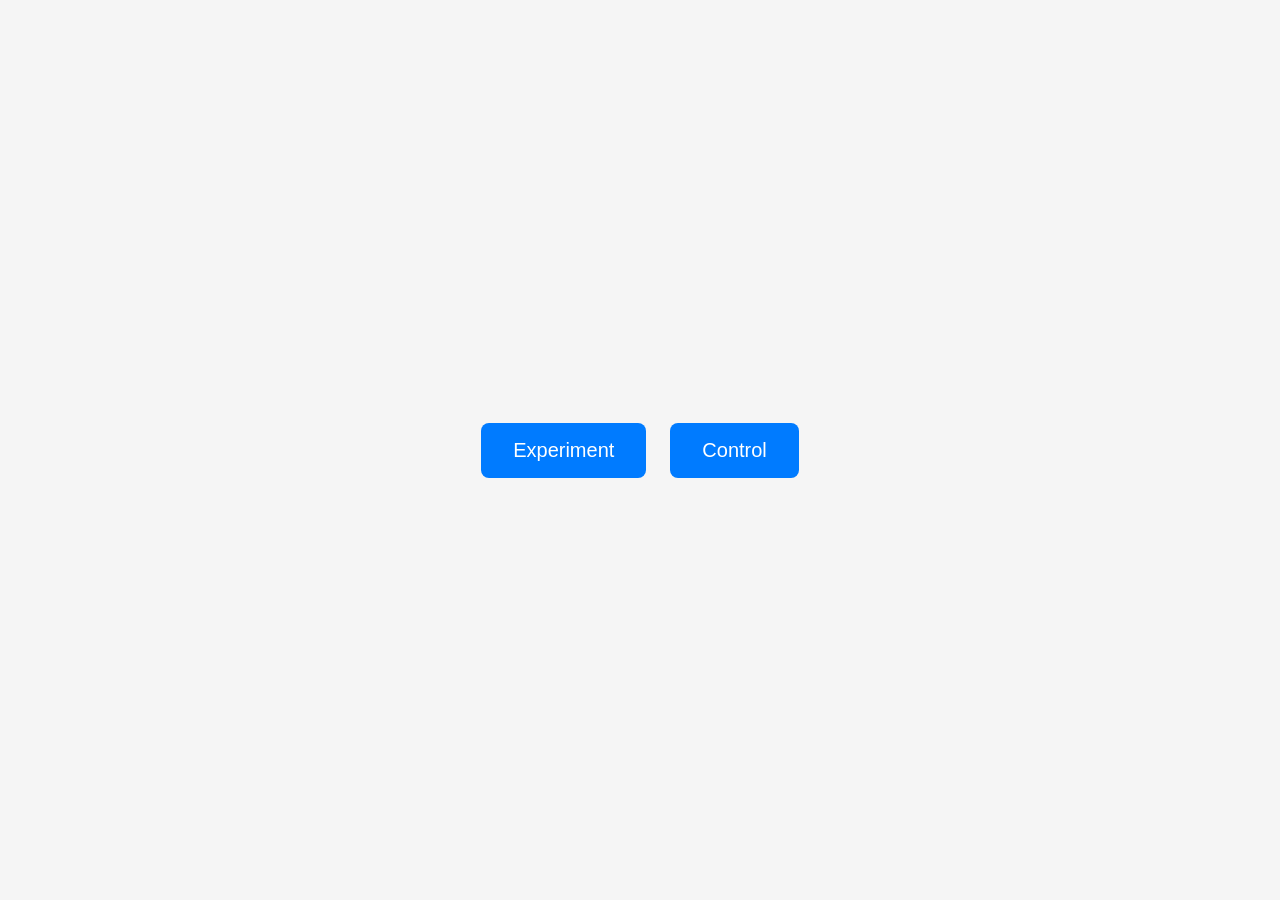
<file: index.html>
<!DOCTYPE html>
<html lang="zh">
<head>
  <meta charset="UTF-8">
  <title>Select Page</title>
  <style>
    body {
      margin: 0;
      height: 100vh;
      display: flex;
      justify-content: center;
      align-items: center;
      font-family: sans-serif;
      background: #f5f5f5;
    }

    .container {
      display: flex;
      gap: 24px;
    }

    button {
      padding: 16px 32px;
      font-size: 20px;
      border: none;
      border-radius: 8px;
      cursor: pointer;
      background: #007bff;
      color: white;
      transition: background 0.2s;
    }

    button:hover {
      background: #0056b3;
    }
  </style>
</head>
<body>
  <div class="container">
    <button onclick="location.href='experiment/homepage.html'">
      Experiment
    </button>

    <button onclick="location.href='control/homepage.html'">
      Control
    </button>
  </div>
</body>
</html>
</file>
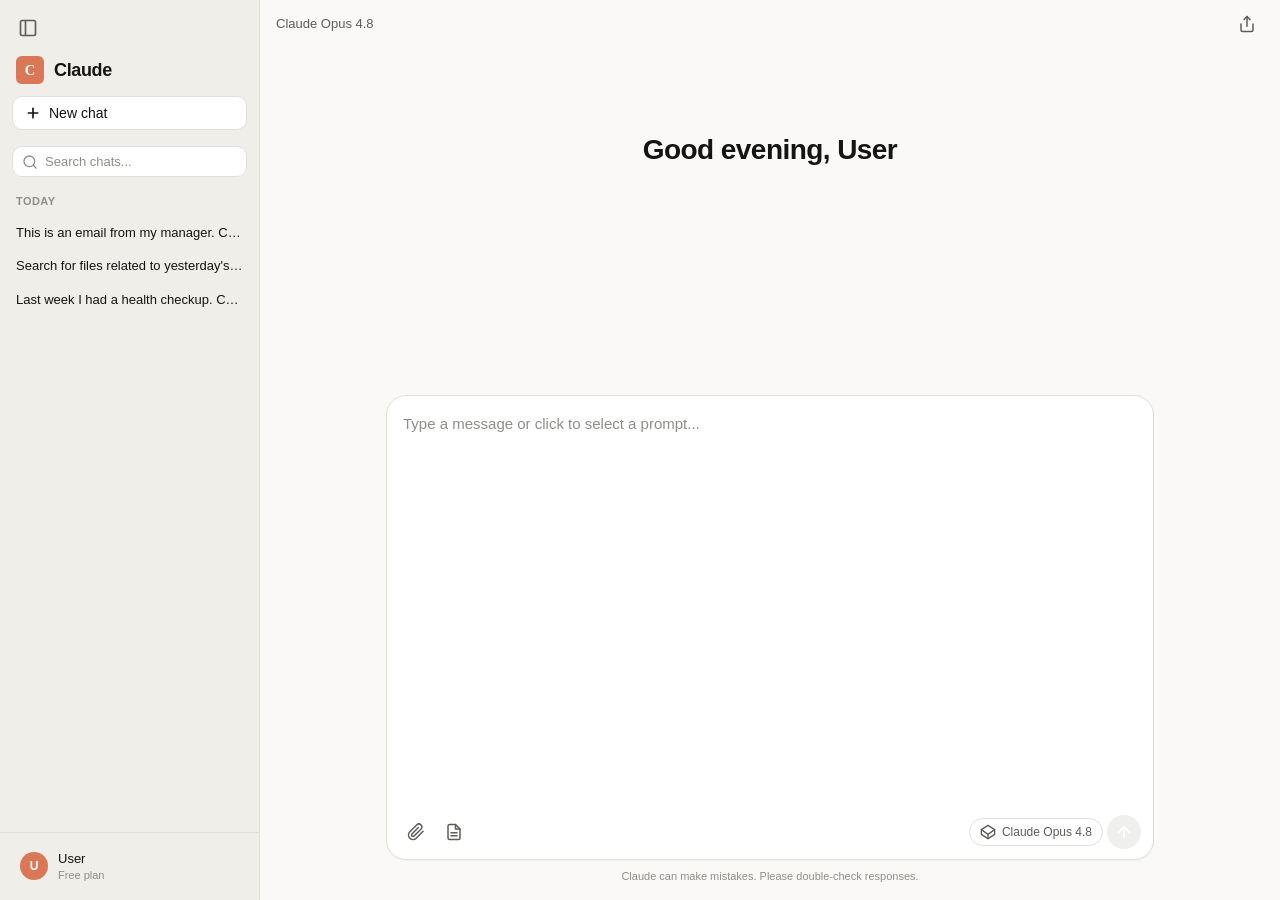
<file: control/index.html>
<!DOCTYPE html>
<html lang="en">
<head>
  <meta charset="UTF-8">
  <meta name="viewport" content="width=device-width, initial-scale=1.0">
  <title>Claude</title>
  <link rel="stylesheet" href="css/style.css">
  <link rel="icon" href="data:image/svg+xml,<svg xmlns='http://www.w3.org/2000/svg' viewBox='0 0 100 100'><rect width='100' height='100' rx='20' fill='%23d97757'/><text x='50' y='68' text-anchor='middle' fill='white' font-size='52' font-family='serif'>C</text></svg>">
</head>
<body>
  <div class="app" id="app">
    <!-- ===== Sidebar ===== -->
    <aside class="sidebar" id="sidebar">
      <div class="sidebar-header">
        <button class="sidebar-toggle" id="sidebarToggle" aria-label="Toggle sidebar">
          <svg width="20" height="20" viewBox="0 0 24 24" fill="none" stroke="currentColor" stroke-width="2" stroke-linecap="round" stroke-linejoin="round">
            <rect x="3" y="3" width="18" height="18" rx="2" ry="2"/>
            <line x1="9" y1="3" x2="9" y2="21"/>
          </svg>
        </button>
        <div class="logo">
          <svg class="logo-icon" width="28" height="28" viewBox="0 0 100 100" fill="none">
            <rect width="100" height="100" rx="20" fill="#d97757"/>
            <text x="50" y="68" text-anchor="middle" fill="white" font-size="52" font-family="serif" font-weight="600">C</text>
          </svg>
          <span class="logo-text">Claude</span>
        </div>
        <button class="new-chat-btn" id="newChatBtn">
          <svg width="16" height="16" viewBox="0 0 24 24" fill="none" stroke="currentColor" stroke-width="2.5" stroke-linecap="round">
            <line x1="12" y1="5" x2="12" y2="19"/>
            <line x1="5" y1="12" x2="19" y2="12"/>
          </svg>
          <span>New chat</span>
        </button>
      </div>

      <div class="sidebar-search" id="sidebarSearch">
        <svg class="search-icon" width="16" height="16" viewBox="0 0 24 24" fill="none" stroke="currentColor" stroke-width="2" stroke-linecap="round" stroke-linejoin="round">
          <circle cx="11" cy="11" r="8"/>
          <line x1="21" y1="21" x2="16.65" y2="16.65"/>
        </svg>
        <input type="text" placeholder="Search chats..." readonly>
      </div>

      <div class="sidebar-history" id="sidebarHistory">
        <div class="history-section">
          <div class="history-label">Today</div>
          <div id="todayHistoryItems"></div>
        </div>
      </div>

      <div class="sidebar-footer">
        <div class="user-profile" id="userProfile">
          <div class="user-avatar">U</div>
          <div class="user-info">
            <span class="user-name">User</span>
            <span class="user-plan">Free plan</span>
          </div>
        </div>
      </div>
    </aside>

    <!-- ===== Main Content ===== -->
    <main class="main">
      <!-- Top bar -->
      <div class="top-bar" id="topBar">
        <button class="mobile-sidebar-toggle" id="mobileSidebarToggle" aria-label="Open sidebar">
          <svg width="20" height="20" viewBox="0 0 24 24" fill="none" stroke="currentColor" stroke-width="2" stroke-linecap="round" stroke-linejoin="round">
            <rect x="3" y="3" width="18" height="18" rx="2" ry="2"/>
            <line x1="9" y1="3" x2="9" y2="21"/>
          </svg>
        </button>
        <div class="top-bar-model">
          <span class="model-badge">Claude Opus 4.8</span>
        </div>
        <div class="top-bar-actions">
          <button class="top-bar-btn" id="shareBtn" aria-label="Share">
            <svg width="18" height="18" viewBox="0 0 24 24" fill="none" stroke="currentColor" stroke-width="2" stroke-linecap="round" stroke-linejoin="round">
              <path d="M4 12v8a2 2 0 0 0 2 2h12a2 2 0 0 0 2-2v-8"/>
              <polyline points="16 6 12 2 8 6"/>
              <line x1="12" y1="2" x2="12" y2="15"/>
            </svg>
          </button>
        </div>
      </div>

      <!-- Chat messages area -->
      <div class="chat-messages" id="chatMessages">
        <!-- Greeting (empty state) -->
        <div class="greeting" id="greeting">
          <h1 class="greeting-title" id="greetingTitle">Good afternoon, User</h1>
        </div>

      </div>

      <!-- Input area -->
      <div class="input-area" id="inputArea">
        <!-- Prompt selector (appears when input is clicked) -->
        <div class="prompt-selector" id="promptSelector">
          <div class="prompt-selector-header">
            <svg width="16" height="16" viewBox="0 0 24 24" fill="none" stroke="currentColor" stroke-width="2" stroke-linecap="round" stroke-linejoin="round">
              <polyline points="4 17 10 11 4 5"/>
              <line x1="12" y1="19" x2="20" y2="19"/>
            </svg>
            <span>Select a prompt to begin</span>
          </div>
          <div class="prompt-cards">
            <div class="prompt-card" data-prompt="A">
              <div class="prompt-card-badge">Prompt A</div>
              <p class="prompt-card-text">This is an email from my professor. Check my calendar for availability to meet with him, and create an event if possible...</p>
            </div>
            <div class="prompt-card" data-prompt="B">
              <div class="prompt-card-badge">Prompt B</div>
              <p class="prompt-card-text">Search for files related to yesterday\'s medical records in my medical folder, then read them and tell me about my condition and how to take the medication.</p>
            </div>
            <div class="prompt-card" data-prompt="C">
              <div class="prompt-card-badge">Prompt C</div>
              <p class="prompt-card-text">Last week I had a health checkup. Can you look at my calendar to find the exact date and details of that appointment, then search my medical folder for any files saved around that time and read them to tell me what the diagnosis was and what medications I need to take.</p>
            </div>
          </div>
        </div>

        <!-- MCP category selector (appears after prompt selection) -->
        <div class="mcp-selector" id="mcpSelector">
          <div class="mcp-selector-header">
            <svg width="16" height="16" viewBox="0 0 24 24" fill="none" stroke="currentColor" stroke-width="2" stroke-linecap="round" stroke-linejoin="round">
              <rect x="2" y="3" width="20" height="14" rx="2" ry="2"/>
              <line x1="8" y1="21" x2="16" y2="21"/>
              <line x1="12" y1="17" x2="12" y2="21"/>
            </svg>
            <span>Choose MCP category</span>
          </div>
          <div class="mcp-options">
            <button class="mcp-option" data-mcp="anthropic">
              <div class="mcp-option-icon">
                <svg width="20" height="20" viewBox="0 0 100 100" fill="none">
                  <rect width="100" height="100" rx="20" fill="#d97757"/>
                  <text x="50" y="68" text-anchor="middle" fill="white" font-size="50" font-family="serif">A</text>
                </svg>
              </div>
              <div class="mcp-option-content">
                <span class="mcp-option-title">Anthropic owned</span>
                <span class="mcp-option-desc">Official MCP tools by Anthropic</span>
              </div>
              <div class="mcp-option-check">
                <svg width="20" height="20" viewBox="0 0 24 24" fill="none" stroke="currentColor" stroke-width="2.5" stroke-linecap="round" stroke-linejoin="round">
                  <polyline points="20 6 9 17 4 12"/>
                </svg>
              </div>
            </button>
            <button class="mcp-option" data-mcp="third-party">
              <div class="mcp-option-icon mcp-third-party-icon">
                <svg width="20" height="20" viewBox="0 0 24 24" fill="none" stroke="currentColor" stroke-width="2" stroke-linecap="round" stroke-linejoin="round">
                  <circle cx="12" cy="12" r="3"/>
                  <path d="M19.4 15a1.65 1.65 0 0 0 .33 1.82l.06.06a2 2 0 0 1-2.83 2.83l-.06-.06a1.65 1.65 0 0 0-1.82-.33 1.65 1.65 0 0 0-1 1.51V21a2 2 0 0 1-4 0v-.09A1.65 1.65 0 0 0 9 19.4a1.65 1.65 0 0 0-1.82.33l-.06.06a2 2 0 0 1-2.83-2.83l.06-.06A1.65 1.65 0 0 0 4.68 15a1.65 1.65 0 0 0-1.51-1H3a2 2 0 0 1 0-4h.09A1.65 1.65 0 0 0 4.6 9a1.65 1.65 0 0 0-.33-1.82l-.06-.06a2 2 0 0 1 2.83-2.83l.06.06A1.65 1.65 0 0 0 9 4.68a1.65 1.65 0 0 0 1-1.51V3a2 2 0 0 1 4 0v.09a1.65 1.65 0 0 0 1 1.51 1.65 1.65 0 0 0 1.82-.33l.06-.06a2 2 0 0 1 2.83 2.83l-.06.06A1.65 1.65 0 0 0 19.4 9a1.65 1.65 0 0 0 1.51 1H21a2 2 0 0 1 0 4h-.09a1.65 1.65 0 0 0-1.51 1z"/>
                </svg>
              </div>
              <div class="mcp-option-content">
                <span class="mcp-option-title">Third party</span>
                <span class="mcp-option-desc">Community & external MCP tools</span>
              </div>
              <div class="mcp-option-check">
                <svg width="20" height="20" viewBox="0 0 24 24" fill="none" stroke="currentColor" stroke-width="2.5" stroke-linecap="round" stroke-linejoin="round">
                  <polyline points="20 6 9 17 4 12"/>
                </svg>
              </div>
            </button>
          </div>
        </div>

        <!-- Input container -->
        <div class="input-container" id="inputContainer">
          <div class="input-box">
            <div class="input-top">
              <!-- Textarea (read-only, triggers prompt selector) -->
              <textarea
                id="chatInput"
                class="chat-input"
                placeholder="Type a message or click to select a prompt..."
                rows="16"
                readonly
              ></textarea>
            </div>
            <div class="input-bottom">
              <div class="input-bottom-left">
                <!-- Attach button (visual only) -->
                <button class="input-action-btn" id="attachBtn" aria-label="Attach files">
                  <svg width="18" height="18" viewBox="0 0 24 24" fill="none" stroke="currentColor" stroke-width="2" stroke-linecap="round" stroke-linejoin="round">
                    <path d="M21.44 11.05l-9.19 9.19a6 6 0 0 1-8.49-8.49l9.19-9.19a4 4 0 0 1 5.66 5.66l-9.2 9.19a2 2 0 0 1-2.83-2.83l8.49-8.48"/>
                  </svg>
                </button>
                <!-- Context button (visual only) -->
                <button class="input-action-btn" id="contextBtn" aria-label="Add context">
                  <svg width="18" height="18" viewBox="0 0 24 24" fill="none" stroke="currentColor" stroke-width="2" stroke-linecap="round" stroke-linejoin="round">
                    <path d="M14 2H6a2 2 0 0 0-2 2v16a2 2 0 0 0 2 2h12a2 2 0 0 0 2-2V8z"/>
                    <polyline points="14 2 14 8 20 8"/>
                    <line x1="16" y1="13" x2="8" y2="13"/>
                    <line x1="16" y1="17" x2="8" y2="17"/>
                  </svg>
                </button>
              </div>
              <div class="input-bottom-right">
                <!-- Model selector (visual only) -->
                <button class="model-selector-btn" id="modelSelectorBtn">
                  <svg width="16" height="16" viewBox="0 0 24 24" fill="none" stroke="currentColor" stroke-width="2" stroke-linecap="round" stroke-linejoin="round">
                    <polygon points="12 2 22 8.5 22 15.5 12 22 2 15.5 2 8.5 12 2"/>
                    <line x1="12" y1="22" x2="12" y2="15.5"/>
                    <polyline points="22 8.5 12 15.5 2 8.5"/>
                  </svg>
                  <span>Claude Opus 4.8</span>
                </button>
                <!-- Send button -->
                <button class="send-btn" id="sendBtn" disabled aria-label="Send message">
                  <svg width="18" height="18" viewBox="0 0 24 24" fill="none" stroke="currentColor" stroke-width="2.5" stroke-linecap="round" stroke-linejoin="round">
                    <line x1="12" y1="19" x2="12" y2="5"/>
                    <polyline points="5 12 12 5 19 12"/>
                  </svg>
                </button>
              </div>
            </div>
          </div>
          <p class="input-disclaimer">Claude can make mistakes. Please double-check responses.</p>
        </div>
      </div>

      <!-- Overlay for prompt selector (closes when clicking outside) -->
      <div class="overlay" id="overlay"></div>
    </main>
  </div>

  <script src="js/main.js"></script>
</body>
</html>
</file>
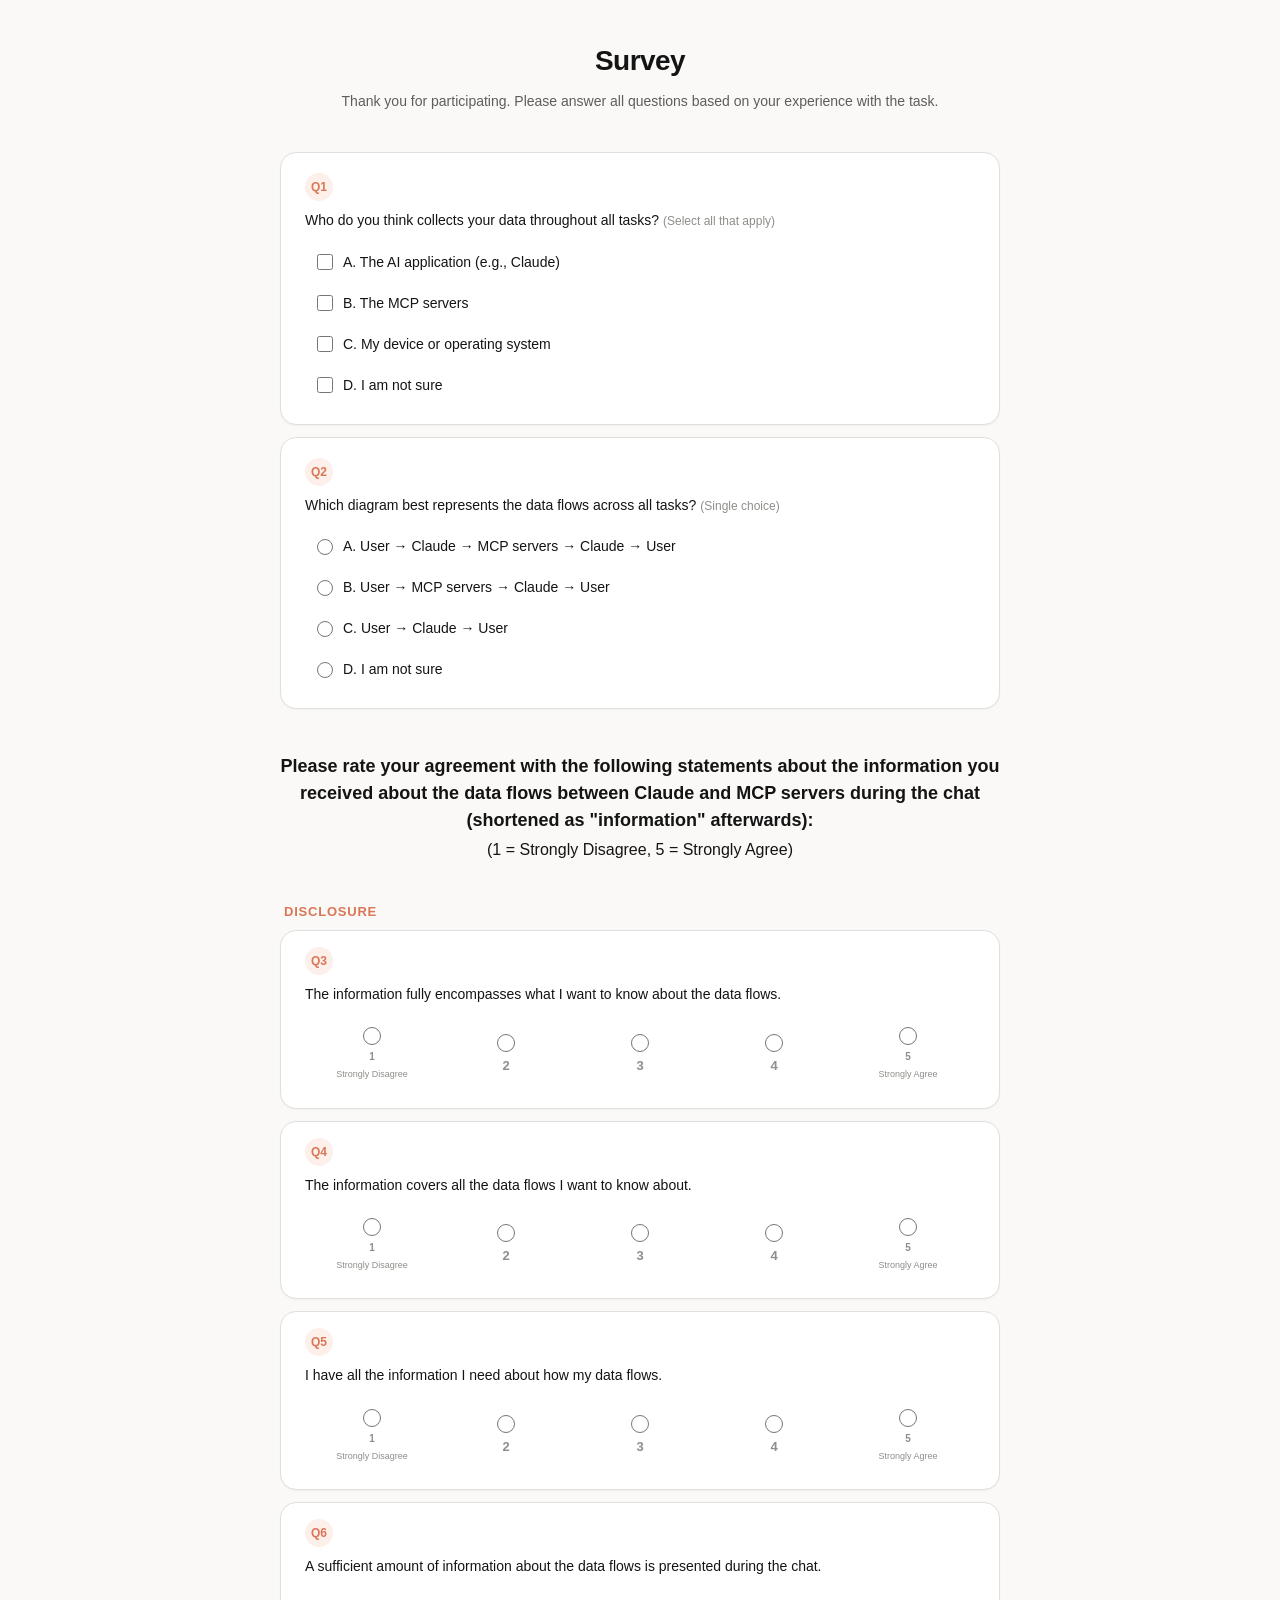
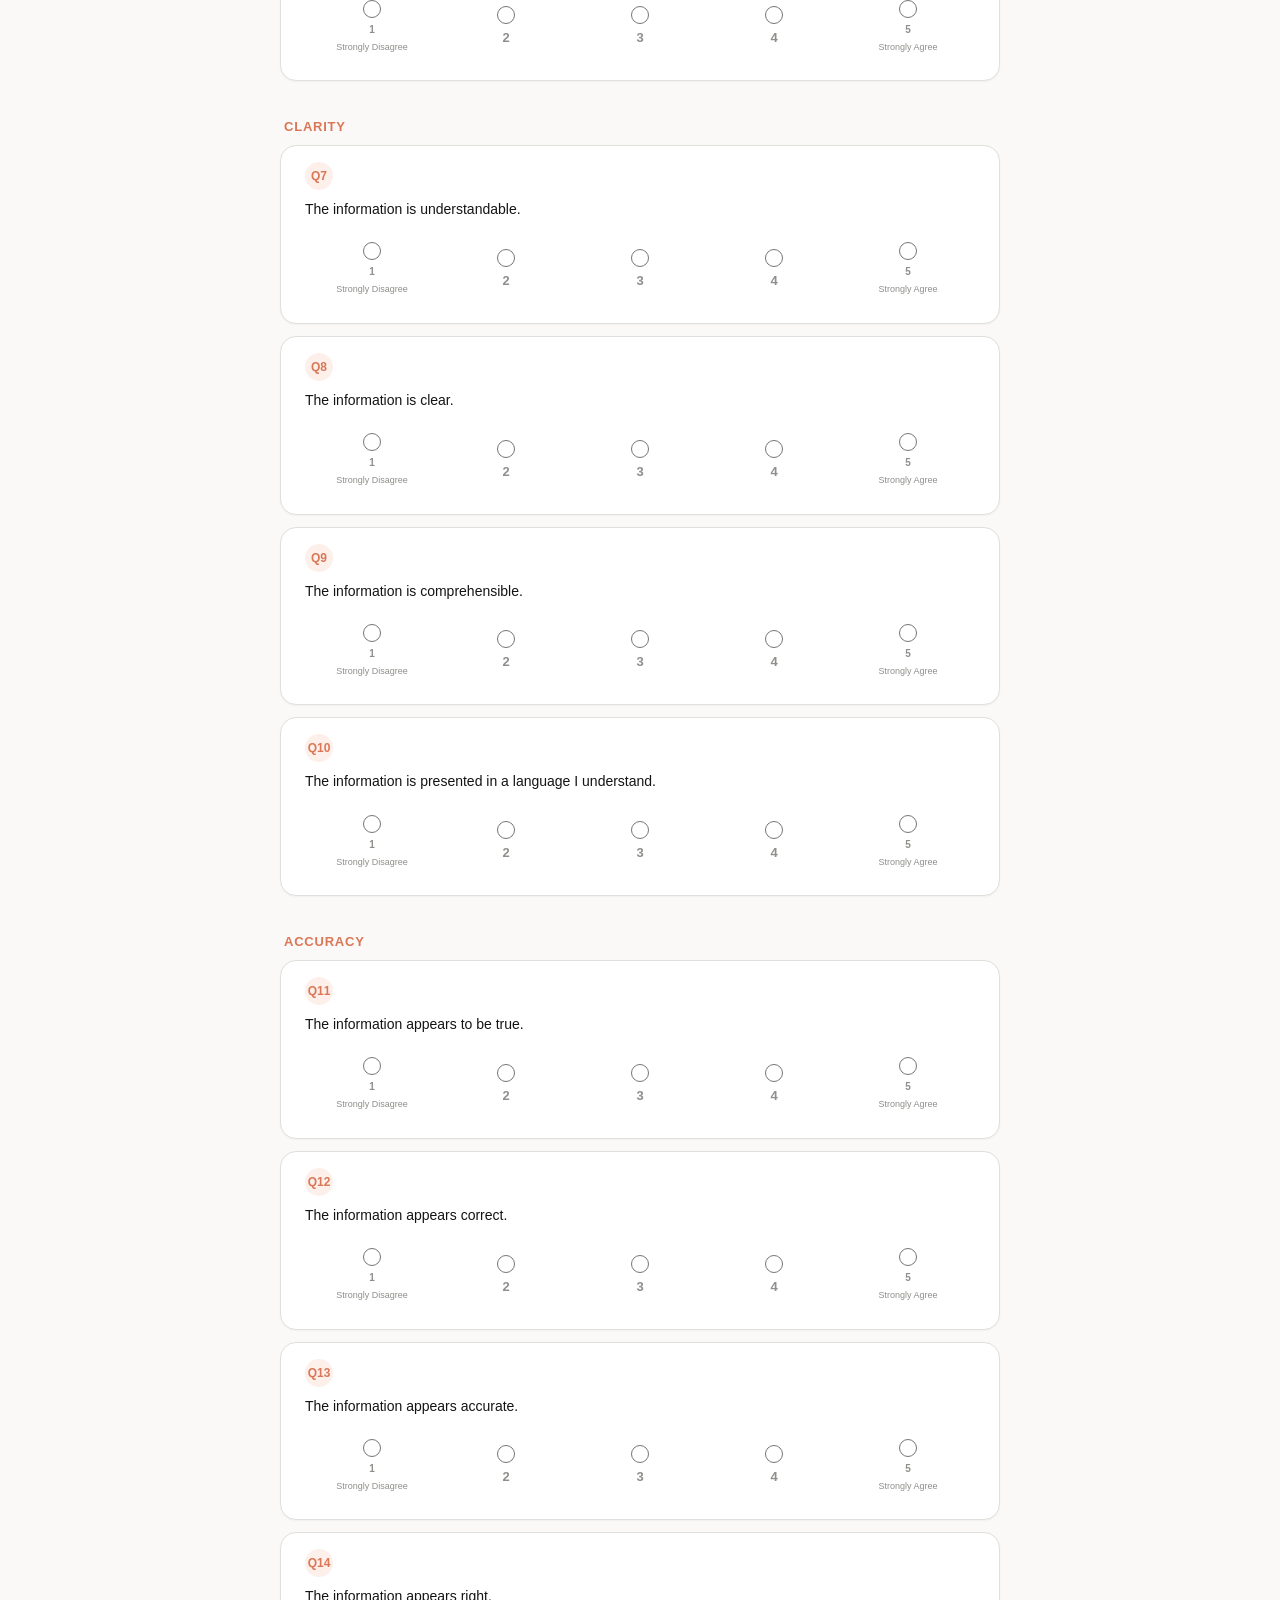
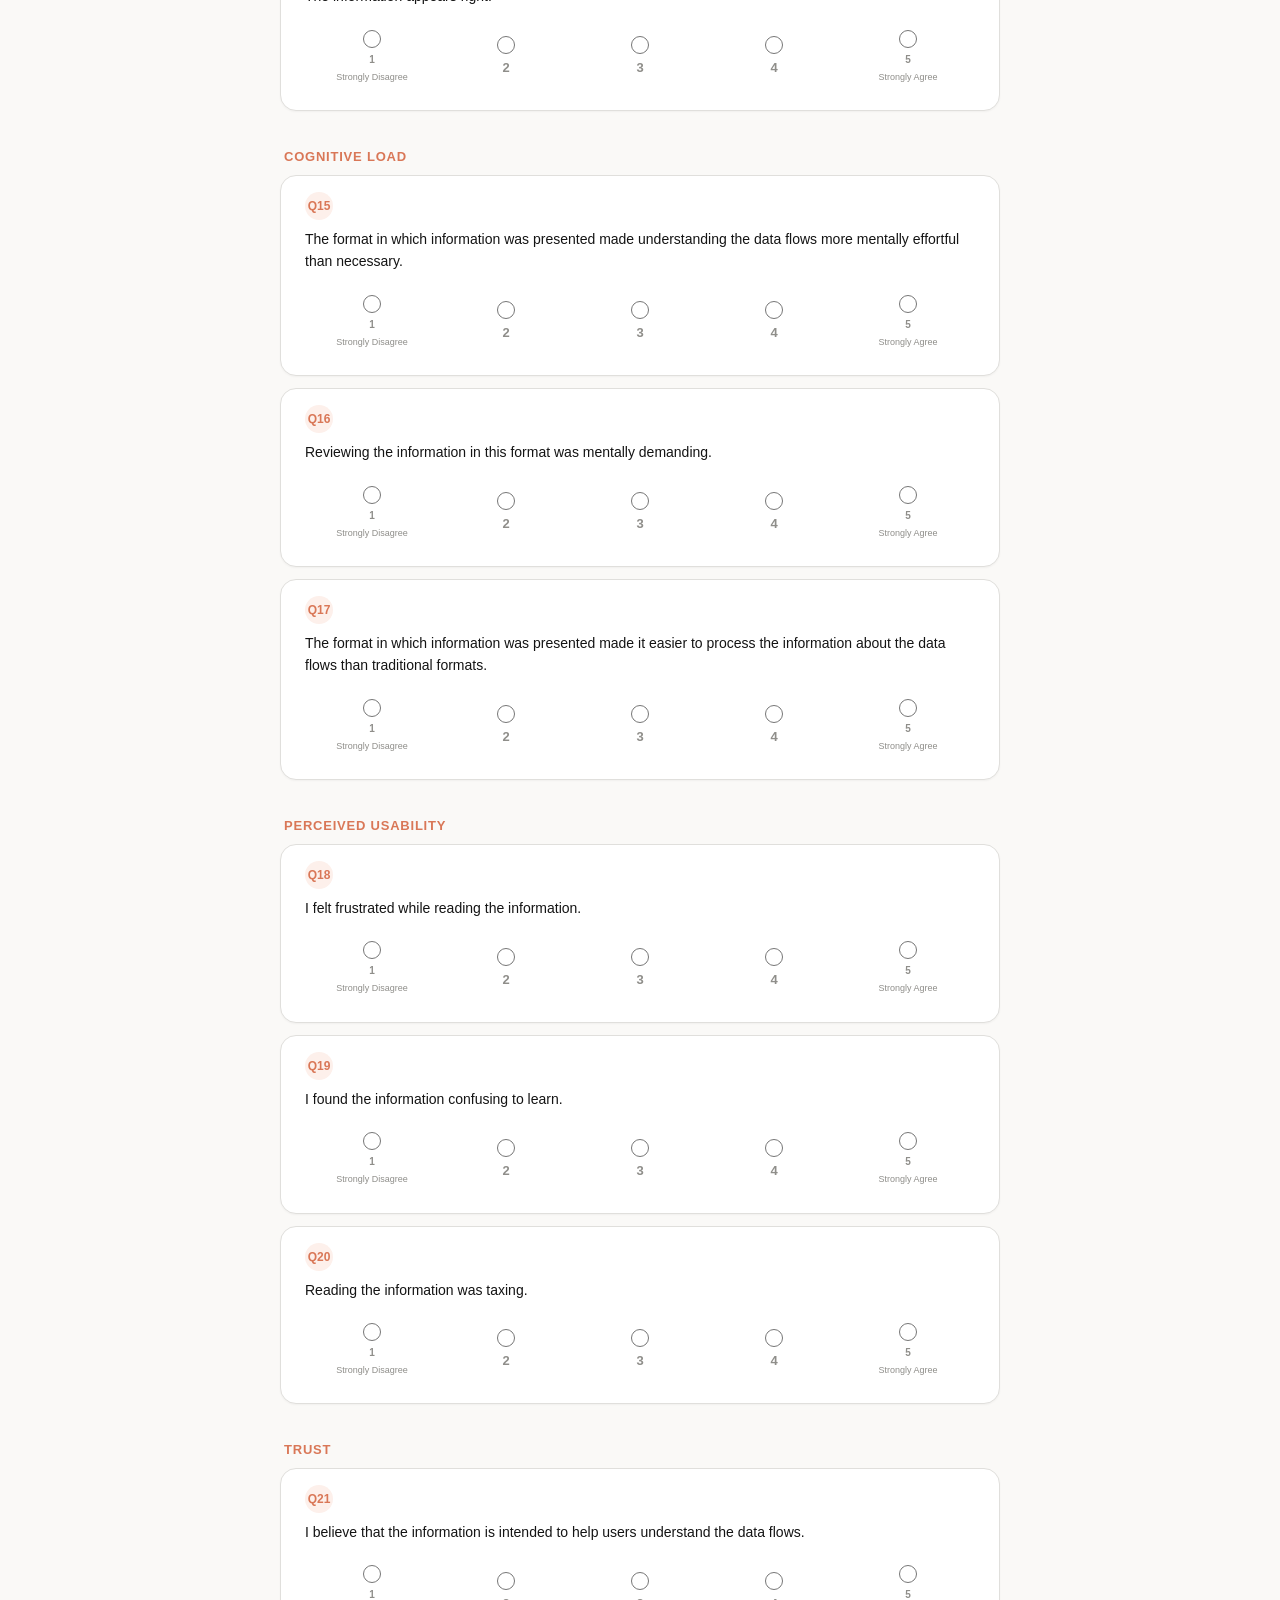
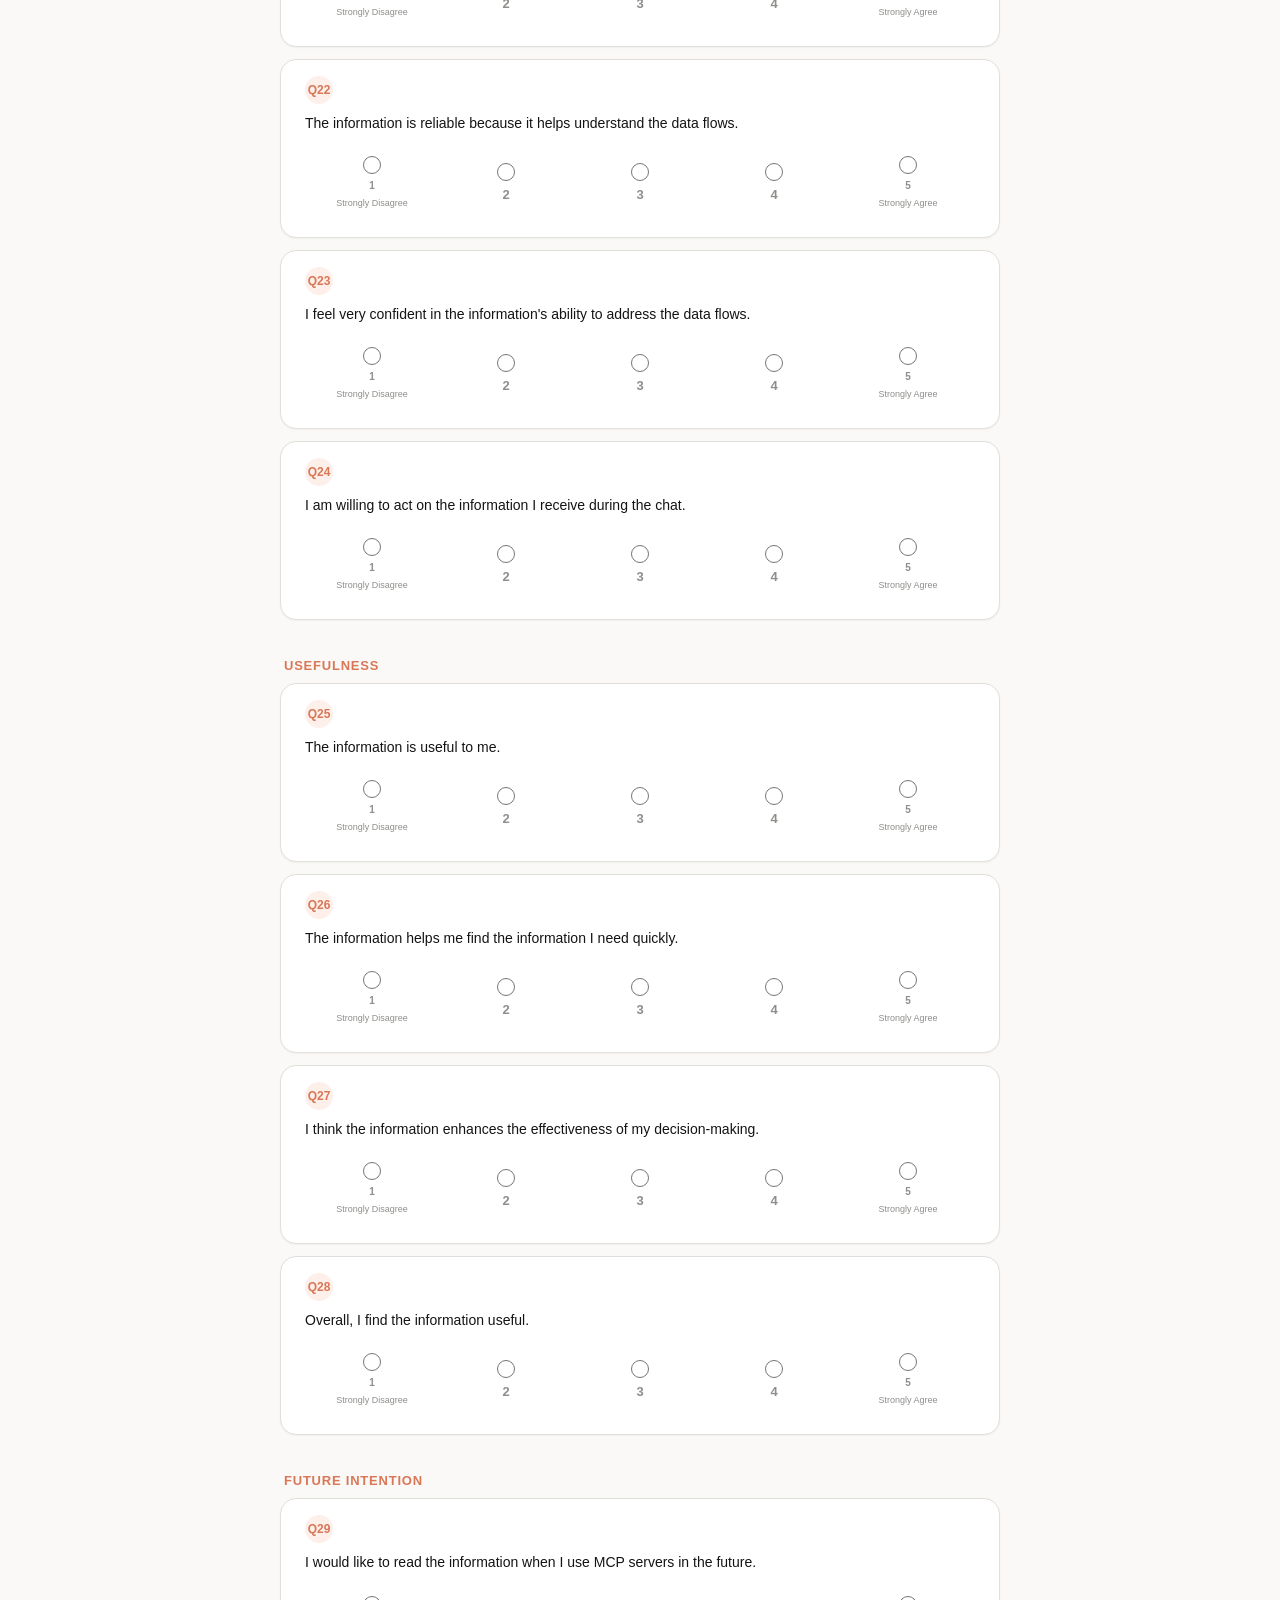
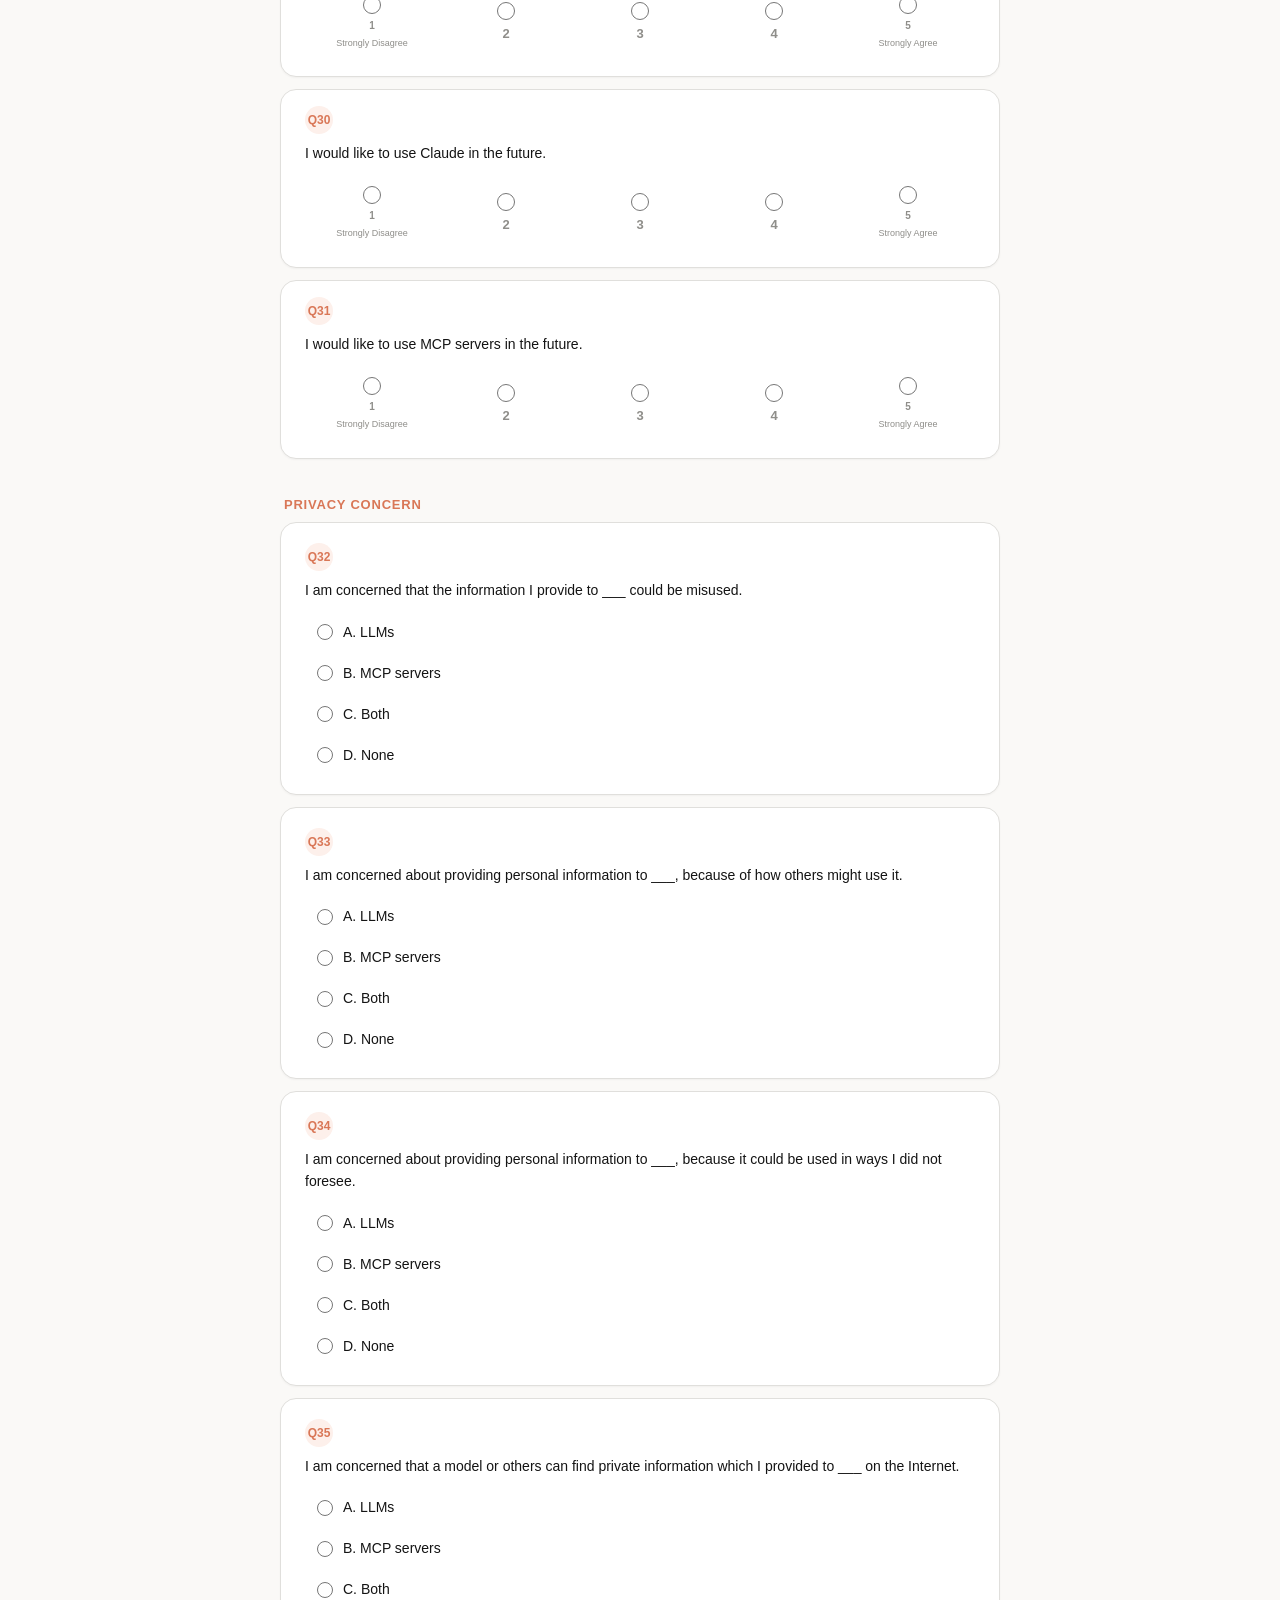
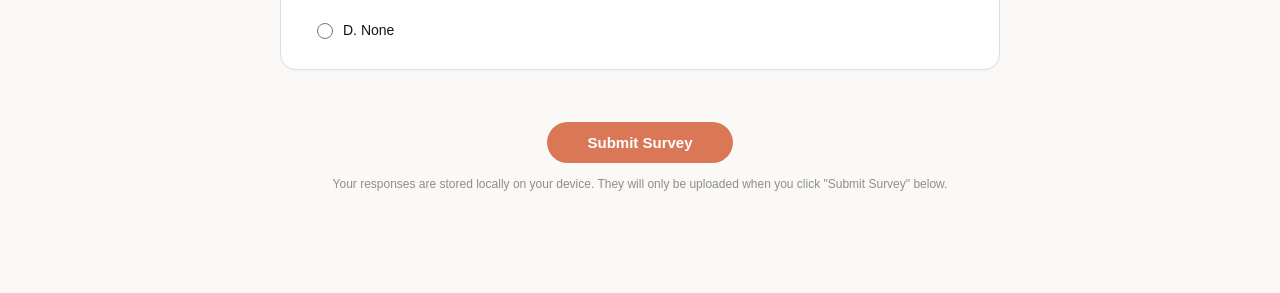
<file: survey/index.html>
<!DOCTYPE html>
<html lang="en">
<head>
  <meta charset="UTF-8">
  <meta name="viewport" content="width=device-width, initial-scale=1.0">
  <title>Survey</title>
  <link rel="stylesheet" href="css/survey.css">
</head>
<body>
  <div class="survey-container">
    <div class="survey-header">
      <h1>Survey</h1>
      <p class="survey-subtitle">Thank you for participating. Please answer all questions based on your experience with the task.</p>
    </div>
    <form id="surveyForm">

      <div class="question-card"><div class="question-number">Q1</div><div class="question-text">Who do you think collects your data throughout all tasks? <span class="select-hint">(Select all that apply)</span></div><div class="options-list"><label class="option-item"><input type="checkbox" name="q1" value="ai-app"> A. The AI application (e.g., Claude)</label><label class="option-item"><input type="checkbox" name="q1" value="mcp-server"> B. The MCP servers</label><label class="option-item"><input type="checkbox" name="q1" value="device"> C. My device or operating system</label><label class="option-item"><input type="checkbox" name="q1" value="not-sure"> D. I am not sure</label></div></div>
      <div class="question-card"><div class="question-number">Q2</div><div class="question-text">Which diagram best represents the data flows across all tasks? <span class="select-hint">(Single choice)</span></div><div class="options-list"><label class="option-item"><input type="radio" name="q2" value="user-claude-mcp-claude-user"> A. User → Claude → MCP servers → Claude → User</label><label class="option-item"><input type="radio" name="q2" value="user-mcp-claude-user"> B. User → MCP servers → Claude → User</label><label class="option-item"><input type="radio" name="q2" value="user-claude-user"> C. User → Claude → User</label><label class="option-item"><input type="radio" name="q2" value="not-sure"> D. I am not sure</label></div></div>

      <div class="section-divider"><h2>Please rate your agreement with the following statements about the information you received about the data flows between Claude and MCP servers during the chat (shortened as "information" afterwards):</h2><p class="scale-label">(1 = Strongly Disagree, 5 = Strongly Agree)</p></div>

      <div class="section-label">Disclosure</div>
      <div class="question-card likert"><div class="question-number">Q3</div><div class="question-text">The information fully encompasses what I want to know about the data flows.</div><div class="likert-scale"><label><input type="radio" name="q3" value="1"><span>1</span><small>Strongly Disagree</small></label><label><input type="radio" name="q3" value="2"><span>2</span></label><label><input type="radio" name="q3" value="3"><span>3</span></label><label><input type="radio" name="q3" value="4"><span>4</span></label><label><input type="radio" name="q3" value="5"><span>5</span><small>Strongly Agree</small></label></div></div>
      <div class="question-card likert"><div class="question-number">Q4</div><div class="question-text">The information covers all the data flows I want to know about.</div><div class="likert-scale"><label><input type="radio" name="q4" value="1"><span>1</span><small>Strongly Disagree</small></label><label><input type="radio" name="q4" value="2"><span>2</span></label><label><input type="radio" name="q4" value="3"><span>3</span></label><label><input type="radio" name="q4" value="4"><span>4</span></label><label><input type="radio" name="q4" value="5"><span>5</span><small>Strongly Agree</small></label></div></div>
      <div class="question-card likert"><div class="question-number">Q5</div><div class="question-text">I have all the information I need about how my data flows.</div><div class="likert-scale"><label><input type="radio" name="q5" value="1"><span>1</span><small>Strongly Disagree</small></label><label><input type="radio" name="q5" value="2"><span>2</span></label><label><input type="radio" name="q5" value="3"><span>3</span></label><label><input type="radio" name="q5" value="4"><span>4</span></label><label><input type="radio" name="q5" value="5"><span>5</span><small>Strongly Agree</small></label></div></div>
      <div class="question-card likert"><div class="question-number">Q6</div><div class="question-text">A sufficient amount of information about the data flows is presented during the chat.</div><div class="likert-scale"><label><input type="radio" name="q6" value="1"><span>1</span><small>Strongly Disagree</small></label><label><input type="radio" name="q6" value="2"><span>2</span></label><label><input type="radio" name="q6" value="3"><span>3</span></label><label><input type="radio" name="q6" value="4"><span>4</span></label><label><input type="radio" name="q6" value="5"><span>5</span><small>Strongly Agree</small></label></div></div>

      <div class="section-label">Clarity</div>
      <div class="question-card likert"><div class="question-number">Q7</div><div class="question-text">The information is understandable.</div><div class="likert-scale"><label><input type="radio" name="q7" value="1"><span>1</span><small>Strongly Disagree</small></label><label><input type="radio" name="q7" value="2"><span>2</span></label><label><input type="radio" name="q7" value="3"><span>3</span></label><label><input type="radio" name="q7" value="4"><span>4</span></label><label><input type="radio" name="q7" value="5"><span>5</span><small>Strongly Agree</small></label></div></div>
      <div class="question-card likert"><div class="question-number">Q8</div><div class="question-text">The information is clear.</div><div class="likert-scale"><label><input type="radio" name="q8" value="1"><span>1</span><small>Strongly Disagree</small></label><label><input type="radio" name="q8" value="2"><span>2</span></label><label><input type="radio" name="q8" value="3"><span>3</span></label><label><input type="radio" name="q8" value="4"><span>4</span></label><label><input type="radio" name="q8" value="5"><span>5</span><small>Strongly Agree</small></label></div></div>
      <div class="question-card likert"><div class="question-number">Q9</div><div class="question-text">The information is comprehensible.</div><div class="likert-scale"><label><input type="radio" name="q9" value="1"><span>1</span><small>Strongly Disagree</small></label><label><input type="radio" name="q9" value="2"><span>2</span></label><label><input type="radio" name="q9" value="3"><span>3</span></label><label><input type="radio" name="q9" value="4"><span>4</span></label><label><input type="radio" name="q9" value="5"><span>5</span><small>Strongly Agree</small></label></div></div>
      <div class="question-card likert"><div class="question-number">Q10</div><div class="question-text">The information is presented in a language I understand.</div><div class="likert-scale"><label><input type="radio" name="q10" value="1"><span>1</span><small>Strongly Disagree</small></label><label><input type="radio" name="q10" value="2"><span>2</span></label><label><input type="radio" name="q10" value="3"><span>3</span></label><label><input type="radio" name="q10" value="4"><span>4</span></label><label><input type="radio" name="q10" value="5"><span>5</span><small>Strongly Agree</small></label></div></div>

      <div class="section-label">Accuracy</div>
      <div class="question-card likert"><div class="question-number">Q11</div><div class="question-text">The information appears to be true.</div><div class="likert-scale"><label><input type="radio" name="q11" value="1"><span>1</span><small>Strongly Disagree</small></label><label><input type="radio" name="q11" value="2"><span>2</span></label><label><input type="radio" name="q11" value="3"><span>3</span></label><label><input type="radio" name="q11" value="4"><span>4</span></label><label><input type="radio" name="q11" value="5"><span>5</span><small>Strongly Agree</small></label></div></div>
      <div class="question-card likert"><div class="question-number">Q12</div><div class="question-text">The information appears correct.</div><div class="likert-scale"><label><input type="radio" name="q12" value="1"><span>1</span><small>Strongly Disagree</small></label><label><input type="radio" name="q12" value="2"><span>2</span></label><label><input type="radio" name="q12" value="3"><span>3</span></label><label><input type="radio" name="q12" value="4"><span>4</span></label><label><input type="radio" name="q12" value="5"><span>5</span><small>Strongly Agree</small></label></div></div>
      <div class="question-card likert"><div class="question-number">Q13</div><div class="question-text">The information appears accurate.</div><div class="likert-scale"><label><input type="radio" name="q13" value="1"><span>1</span><small>Strongly Disagree</small></label><label><input type="radio" name="q13" value="2"><span>2</span></label><label><input type="radio" name="q13" value="3"><span>3</span></label><label><input type="radio" name="q13" value="4"><span>4</span></label><label><input type="radio" name="q13" value="5"><span>5</span><small>Strongly Agree</small></label></div></div>
      <div class="question-card likert"><div class="question-number">Q14</div><div class="question-text">The information appears right.</div><div class="likert-scale"><label><input type="radio" name="q14" value="1"><span>1</span><small>Strongly Disagree</small></label><label><input type="radio" name="q14" value="2"><span>2</span></label><label><input type="radio" name="q14" value="3"><span>3</span></label><label><input type="radio" name="q14" value="4"><span>4</span></label><label><input type="radio" name="q14" value="5"><span>5</span><small>Strongly Agree</small></label></div></div>

      <div class="section-label">Cognitive Load</div>
      <div class="question-card likert"><div class="question-number">Q15</div><div class="question-text">The format in which information was presented made understanding the data flows more mentally effortful than necessary.</div><div class="likert-scale"><label><input type="radio" name="q15" value="1"><span>1</span><small>Strongly Disagree</small></label><label><input type="radio" name="q15" value="2"><span>2</span></label><label><input type="radio" name="q15" value="3"><span>3</span></label><label><input type="radio" name="q15" value="4"><span>4</span></label><label><input type="radio" name="q15" value="5"><span>5</span><small>Strongly Agree</small></label></div></div>
      <div class="question-card likert"><div class="question-number">Q16</div><div class="question-text">Reviewing the information in this format was mentally demanding.</div><div class="likert-scale"><label><input type="radio" name="q16" value="1"><span>1</span><small>Strongly Disagree</small></label><label><input type="radio" name="q16" value="2"><span>2</span></label><label><input type="radio" name="q16" value="3"><span>3</span></label><label><input type="radio" name="q16" value="4"><span>4</span></label><label><input type="radio" name="q16" value="5"><span>5</span><small>Strongly Agree</small></label></div></div>
      <div class="question-card likert"><div class="question-number">Q17</div><div class="question-text">The format in which information was presented made it easier to process the information about the data flows than traditional formats.</div><div class="likert-scale"><label><input type="radio" name="q17" value="1"><span>1</span><small>Strongly Disagree</small></label><label><input type="radio" name="q17" value="2"><span>2</span></label><label><input type="radio" name="q17" value="3"><span>3</span></label><label><input type="radio" name="q17" value="4"><span>4</span></label><label><input type="radio" name="q17" value="5"><span>5</span><small>Strongly Agree</small></label></div></div>

      <div class="section-label">Perceived Usability</div>
      <div class="question-card likert"><div class="question-number">Q18</div><div class="question-text">I felt frustrated while reading the information.</div><div class="likert-scale"><label><input type="radio" name="q18" value="1"><span>1</span><small>Strongly Disagree</small></label><label><input type="radio" name="q18" value="2"><span>2</span></label><label><input type="radio" name="q18" value="3"><span>3</span></label><label><input type="radio" name="q18" value="4"><span>4</span></label><label><input type="radio" name="q18" value="5"><span>5</span><small>Strongly Agree</small></label></div></div>
      <div class="question-card likert"><div class="question-number">Q19</div><div class="question-text">I found the information confusing to learn.</div><div class="likert-scale"><label><input type="radio" name="q19" value="1"><span>1</span><small>Strongly Disagree</small></label><label><input type="radio" name="q19" value="2"><span>2</span></label><label><input type="radio" name="q19" value="3"><span>3</span></label><label><input type="radio" name="q19" value="4"><span>4</span></label><label><input type="radio" name="q19" value="5"><span>5</span><small>Strongly Agree</small></label></div></div>
      <div class="question-card likert"><div class="question-number">Q20</div><div class="question-text">Reading the information was taxing.</div><div class="likert-scale"><label><input type="radio" name="q20" value="1"><span>1</span><small>Strongly Disagree</small></label><label><input type="radio" name="q20" value="2"><span>2</span></label><label><input type="radio" name="q20" value="3"><span>3</span></label><label><input type="radio" name="q20" value="4"><span>4</span></label><label><input type="radio" name="q20" value="5"><span>5</span><small>Strongly Agree</small></label></div></div>

      <div class="section-label">Trust</div>
      <div class="question-card likert"><div class="question-number">Q21</div><div class="question-text">I believe that the information is intended to help users understand the data flows.</div><div class="likert-scale"><label><input type="radio" name="q21" value="1"><span>1</span><small>Strongly Disagree</small></label><label><input type="radio" name="q21" value="2"><span>2</span></label><label><input type="radio" name="q21" value="3"><span>3</span></label><label><input type="radio" name="q21" value="4"><span>4</span></label><label><input type="radio" name="q21" value="5"><span>5</span><small>Strongly Agree</small></label></div></div>
      <div class="question-card likert"><div class="question-number">Q22</div><div class="question-text">The information is reliable because it helps understand the data flows.</div><div class="likert-scale"><label><input type="radio" name="q22" value="1"><span>1</span><small>Strongly Disagree</small></label><label><input type="radio" name="q22" value="2"><span>2</span></label><label><input type="radio" name="q22" value="3"><span>3</span></label><label><input type="radio" name="q22" value="4"><span>4</span></label><label><input type="radio" name="q22" value="5"><span>5</span><small>Strongly Agree</small></label></div></div>
      <div class="question-card likert"><div class="question-number">Q23</div><div class="question-text">I feel very confident in the information's ability to address the data flows.</div><div class="likert-scale"><label><input type="radio" name="q23" value="1"><span>1</span><small>Strongly Disagree</small></label><label><input type="radio" name="q23" value="2"><span>2</span></label><label><input type="radio" name="q23" value="3"><span>3</span></label><label><input type="radio" name="q23" value="4"><span>4</span></label><label><input type="radio" name="q23" value="5"><span>5</span><small>Strongly Agree</small></label></div></div>
      <div class="question-card likert"><div class="question-number">Q24</div><div class="question-text">I am willing to act on the information I receive during the chat.</div><div class="likert-scale"><label><input type="radio" name="q24" value="1"><span>1</span><small>Strongly Disagree</small></label><label><input type="radio" name="q24" value="2"><span>2</span></label><label><input type="radio" name="q24" value="3"><span>3</span></label><label><input type="radio" name="q24" value="4"><span>4</span></label><label><input type="radio" name="q24" value="5"><span>5</span><small>Strongly Agree</small></label></div></div>

      <div class="section-label">Usefulness</div>
      <div class="question-card likert"><div class="question-number">Q25</div><div class="question-text">The information is useful to me.</div><div class="likert-scale"><label><input type="radio" name="q25" value="1"><span>1</span><small>Strongly Disagree</small></label><label><input type="radio" name="q25" value="2"><span>2</span></label><label><input type="radio" name="q25" value="3"><span>3</span></label><label><input type="radio" name="q25" value="4"><span>4</span></label><label><input type="radio" name="q25" value="5"><span>5</span><small>Strongly Agree</small></label></div></div>
      <div class="question-card likert"><div class="question-number">Q26</div><div class="question-text">The information helps me find the information I need quickly.</div><div class="likert-scale"><label><input type="radio" name="q26" value="1"><span>1</span><small>Strongly Disagree</small></label><label><input type="radio" name="q26" value="2"><span>2</span></label><label><input type="radio" name="q26" value="3"><span>3</span></label><label><input type="radio" name="q26" value="4"><span>4</span></label><label><input type="radio" name="q26" value="5"><span>5</span><small>Strongly Agree</small></label></div></div>
      <div class="question-card likert"><div class="question-number">Q27</div><div class="question-text">I think the information enhances the effectiveness of my decision-making.</div><div class="likert-scale"><label><input type="radio" name="q27" value="1"><span>1</span><small>Strongly Disagree</small></label><label><input type="radio" name="q27" value="2"><span>2</span></label><label><input type="radio" name="q27" value="3"><span>3</span></label><label><input type="radio" name="q27" value="4"><span>4</span></label><label><input type="radio" name="q27" value="5"><span>5</span><small>Strongly Agree</small></label></div></div>
      <div class="question-card likert"><div class="question-number">Q28</div><div class="question-text">Overall, I find the information useful.</div><div class="likert-scale"><label><input type="radio" name="q28" value="1"><span>1</span><small>Strongly Disagree</small></label><label><input type="radio" name="q28" value="2"><span>2</span></label><label><input type="radio" name="q28" value="3"><span>3</span></label><label><input type="radio" name="q28" value="4"><span>4</span></label><label><input type="radio" name="q28" value="5"><span>5</span><small>Strongly Agree</small></label></div></div>

      <div class="section-label">Future Intention</div>
      <div class="question-card likert"><div class="question-number">Q29</div><div class="question-text">I would like to read the information when I use MCP servers in the future.</div><div class="likert-scale"><label><input type="radio" name="q29" value="1"><span>1</span><small>Strongly Disagree</small></label><label><input type="radio" name="q29" value="2"><span>2</span></label><label><input type="radio" name="q29" value="3"><span>3</span></label><label><input type="radio" name="q29" value="4"><span>4</span></label><label><input type="radio" name="q29" value="5"><span>5</span><small>Strongly Agree</small></label></div></div>
      <div class="question-card likert"><div class="question-number">Q30</div><div class="question-text">I would like to use Claude in the future.</div><div class="likert-scale"><label><input type="radio" name="q30" value="1"><span>1</span><small>Strongly Disagree</small></label><label><input type="radio" name="q30" value="2"><span>2</span></label><label><input type="radio" name="q30" value="3"><span>3</span></label><label><input type="radio" name="q30" value="4"><span>4</span></label><label><input type="radio" name="q30" value="5"><span>5</span><small>Strongly Agree</small></label></div></div>
      <div class="question-card likert"><div class="question-number">Q31</div><div class="question-text">I would like to use MCP servers in the future.</div><div class="likert-scale"><label><input type="radio" name="q31" value="1"><span>1</span><small>Strongly Disagree</small></label><label><input type="radio" name="q31" value="2"><span>2</span></label><label><input type="radio" name="q31" value="3"><span>3</span></label><label><input type="radio" name="q31" value="4"><span>4</span></label><label><input type="radio" name="q31" value="5"><span>5</span><small>Strongly Agree</small></label></div></div>

      <div class="section-label">Privacy Concern</div>
      <div class="question-card"><div class="question-number">Q32</div><div class="question-text">I am concerned that the information I provide to ___ could be misused.</div><div class="options-list" style="margin-top:8px;"><label class="option-item"><input type="radio" name="q32_target" value="A"> A. LLMs</label><label class="option-item"><input type="radio" name="q32_target" value="B"> B. MCP servers</label><label class="option-item"><input type="radio" name="q32_target" value="C"> C. Both</label><label class="option-item"><input type="radio" name="q32_target" value="D"> D. None</label></div></div>
      <div class="question-card"><div class="question-number">Q33</div><div class="question-text">I am concerned about providing personal information to ___, because of how others might use it.</div><div class="options-list" style="margin-top:8px;"><label class="option-item"><input type="radio" name="q33_target" value="A"> A. LLMs</label><label class="option-item"><input type="radio" name="q33_target" value="B"> B. MCP servers</label><label class="option-item"><input type="radio" name="q33_target" value="C"> C. Both</label><label class="option-item"><input type="radio" name="q33_target" value="D"> D. None</label></div></div>
      <div class="question-card"><div class="question-number">Q34</div><div class="question-text">I am concerned about providing personal information to ___, because it could be used in ways I did not foresee.</div><div class="options-list" style="margin-top:8px;"><label class="option-item"><input type="radio" name="q34_target" value="A"> A. LLMs</label><label class="option-item"><input type="radio" name="q34_target" value="B"> B. MCP servers</label><label class="option-item"><input type="radio" name="q34_target" value="C"> C. Both</label><label class="option-item"><input type="radio" name="q34_target" value="D"> D. None</label></div></div>
      <div class="question-card"><div class="question-number">Q35</div><div class="question-text">I am concerned that a model or others can find private information which I provided to ___ on the Internet.</div><div class="options-list" style="margin-top:8px;"><label class="option-item"><input type="radio" name="q35_target" value="A"> A. LLMs</label><label class="option-item"><input type="radio" name="q35_target" value="B"> B. MCP servers</label><label class="option-item"><input type="radio" name="q35_target" value="C"> C. Both</label><label class="option-item"><input type="radio" name="q35_target" value="D"> D. None</label></div></div>


      <div class="submit-section">
        <p class="submit-warning" id="submitWarning" style="display:none;">⚠ Please answer all questions before submitting.</p>
        <button type="submit" class="submit-btn" id="submitBtn">Submit Survey</button>
        <p class="submit-note">Your responses are stored locally on your device. They will only be uploaded when you click "Submit Survey" below.</p>
      </div>
    </form>
  </div>
  <script>(function(){if(!localStorage.getItem('mcp_session_start'))localStorage.setItem('mcp_session_start',Date.now())})();</script>
  <script src="../upload/upload.js"></script>
  <script src="js/survey.js"></script>
</body>
</html>
</file>
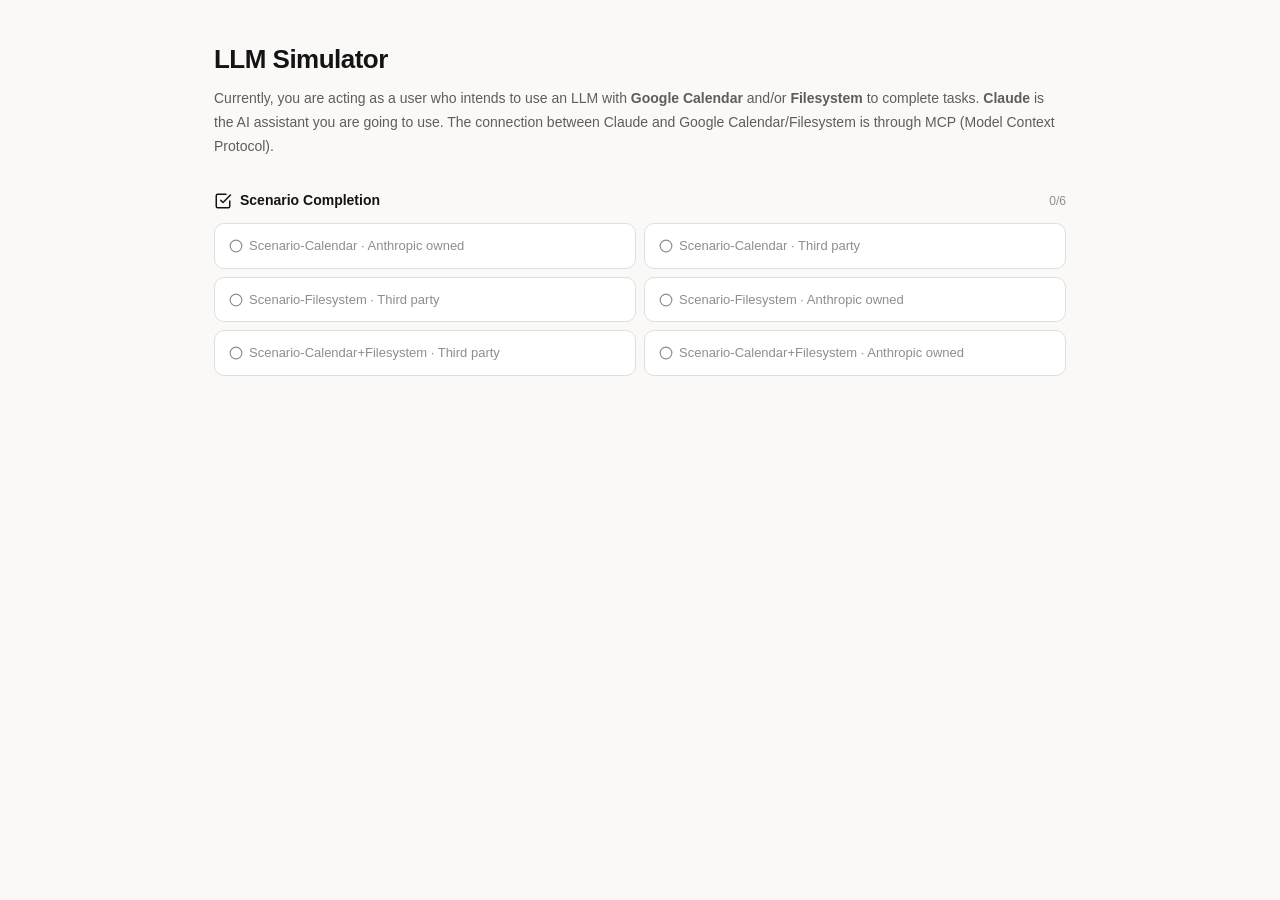
<file: control/homepage.html>
<!DOCTYPE html>
<html lang="en">
<head>
  <meta charset="UTF-8">
  <meta name="viewport" content="width=device-width, initial-scale=1.0">
  <title>LLM Simulator</title>
  <link rel="stylesheet" href="css/homepage.css">
  <link rel="icon" href="data:image/svg+xml,<svg xmlns='http://www.w3.org/2000/svg' viewBox='0 0 100 100'><rect width='100' height='100' rx='20' fill='%23d97757'/><text x='50' y='68' text-anchor='middle' fill='white' font-size='52' font-family='serif'>C</text></svg>">
</head>
<body>
  <div class="hp-page">
    <!-- Header -->
    <div class="hp-intro">
      <h1 class="hp-title">LLM Simulator</h1>
      <p class="hp-desc">
        Currently, you are acting as a user who intends to use an LLM with <strong>Google Calendar</strong> and/or <strong>Filesystem</strong> to complete tasks. <strong>Claude</strong> is the AI assistant you are going to use. The connection between Claude and Google Calendar/Filesystem is through MCP (Model Context Protocol).
      </p>
    </div>

    <!-- Scenario Completion -->
    <div class="hp-scenarios" id="hpScenarios">
      <div class="hp-section-title">
        <svg width="18" height="18" viewBox="0 0 24 24" fill="none" stroke="currentColor" stroke-width="2" stroke-linecap="round" stroke-linejoin="round">
          <path d="M9 11l3 3L22 4"/><path d="M21 12v7a2 2 0 0 1-2 2H5a2 2 0 0 1-2-2V5a2 2 0 0 1 2-2h11"/>
        </svg>
        <span>Scenario Completion</span>
        <span class="hp-scenario-count" id="scenarioCount">0/6</span>
      </div>

      <div class="hp-scenario-grid" id="scenarioGrid">
        <!-- Generated by JS -->
      </div>
    </div>

    <!-- Survey reopen button -->
    <div class="hp-survey-area">
      <button class="hp-survey-reopen-btn" id="surveyReopenBtn" style="display:none;">
        <svg width="16" height="16" viewBox="0 0 24 24" fill="none" stroke="currentColor" stroke-width="2" stroke-linecap="round" stroke-linejoin="round"><path d="M14 2H6a2 2 0 0 0-2 2v16a2 2 0 0 0 2 2h12a2 2 0 0 0 2-2V8z"/><polyline points="14 2 14 8 20 8"/></svg>
        Take Our Survey →
      </button>
    </div>
  </div>

  <!-- Completion Modal -->
  <div class="completion-modal-overlay" id="completionModalOverlay"></div>
  <div class="completion-modal" id="completionModal">
    <button class="completion-modal-close" id="completionModalClose">
      <svg width="20" height="20" viewBox="0 0 24 24" fill="none" stroke="currentColor" stroke-width="2.5" stroke-linecap="round"><line x1="18" y1="6" x2="6" y2="18"/><line x1="6" y1="6" x2="18" y2="18"/></svg>
    </button>
    <div class="completion-modal-body">
      <div class="completion-modal-icon"><svg width="48" height="48" viewBox="0 0 24 24" fill="none" stroke="currentColor" stroke-width="1.5" stroke-linecap="round" stroke-linejoin="round"><circle cx="12" cy="12" r="10"/><polyline points="8 12 11 15 17 9"/></svg></div>
      <h2>All Tasks Completed!</h2>
      <p>You have successfully completed all 6 scenarios. Please take a moment to complete our survey — your feedback helps us understand how users perceive data flow and privacy in MCP-powered applications.</p>
      <a href="../survey/index.html" class="completion-modal-btn">Continue to Survey <svg width="16" height="16" viewBox="0 0 24 24" fill="none" stroke="currentColor" stroke-width="2.5" stroke-linecap="round" stroke-linejoin="round"><line x1="5" y1="12" x2="19" y2="12"/><polyline points="12 5 19 12 12 19"/></svg></a>
    </div>
  </div>

  <script>(function(){if(!localStorage.getItem('mcp_session_start'))localStorage.setItem('mcp_session_start',Date.now())})();</script>
  <script src="js/homepage.js"></script>
</body>
</html>
</file>
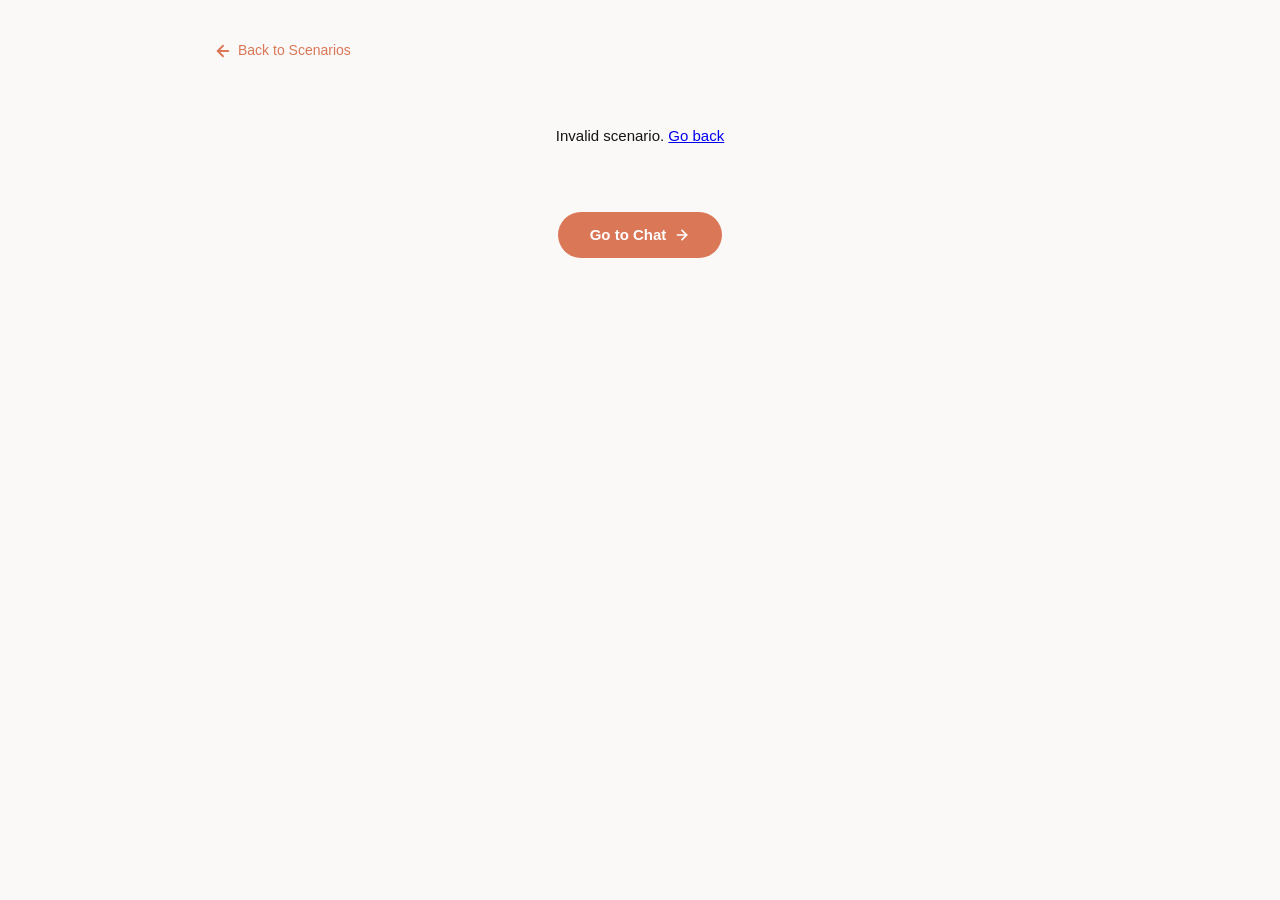
<file: control/mcp-detail.html>
<!DOCTYPE html>
<html lang="en">
<head>
  <meta charset="UTF-8">
  <meta name="viewport" content="width=device-width, initial-scale=1.0">
  <title>MCP Detail</title>
  <link rel="stylesheet" href="css/homepage.css">
  <link rel="icon" href="data:image/svg+xml,<svg xmlns='http://www.w3.org/2000/svg' viewBox='0 0 100 100'><rect width='100' height='100' rx='20' fill='%23d97757'/><text x='50' y='68' text-anchor='middle' fill='white' font-size='52' font-family='serif'>C</text></svg>">
</head>
<body>
  <div class="hp-page">
    <div class="mcp-detail-header">
      <a href="homepage.html" class="back-link">
        <svg width="18" height="18" viewBox="0 0 24 24" fill="none" stroke="currentColor" stroke-width="2.5" stroke-linecap="round" stroke-linejoin="round"><line x1="19" y1="12" x2="5" y2="12"/><polyline points="12 19 5 12 12 5"/></svg>
        Back to Scenarios
      </a>
      <div id="scenarioInfo"></div>
    </div>

    <div id="mcpDetailContent">
      <!-- Generated by JS -->
    </div>

    <div class="mcp-detail-footer">
      <a href="" id="goToChatBtn" class="go-chat-btn">
        Go to Chat
        <svg width="16" height="16" viewBox="0 0 24 24" fill="none" stroke="currentColor" stroke-width="2.5" stroke-linecap="round" stroke-linejoin="round"><line x1="5" y1="12" x2="19" y2="12"/><polyline points="12 5 19 12 12 19"/></svg>
      </a>
    </div>
  </div>

  <div class="folder-popup-overlay" id="folderPopupOverlay" onclick="closeFolderPopup()"></div>
  <div class="folder-popup" id="folderPopup">
    <div class="folder-popup-header">
      <span>/Users/Documents/MCP/FileSystem</span>
      <button class="folder-popup-close" onclick="closeFolderPopup()"><svg width="18" height="18" viewBox="0 0 24 24" fill="none" stroke="currentColor" stroke-width="2" stroke-linecap="round"><line x1="18" y1="6" x2="6" y2="18"/><line x1="6" y1="6" x2="18" y2="18"/></svg></button>
    </div>
    <div class="folder-popup-body"><div class="folder-tree">
      <div class="folder-tree-item file"><span>📄</span> 1.txt</div>
      <div class="folder-tree-item folder"><span>📁</span> medical
        <div class="folder-tree-nested">
          <div class="folder-tree-item file"><span>📄</span> medical-1.docx</div>
          <div class="folder-tree-item file"><span>📄</span> medical-2.docx</div>
          <div class="folder-tree-item file"><span>📄</span> medical-3.docx</div>
        </div>
      </div>
      <div class="folder-tree-item file"><span>📄</span> 2.txt</div>
      <div class="folder-tree-item file"><span>📄</span> note_bug.txt</div>
      <div class="folder-tree-item file"><span>📄</span> 3.txt</div>
      <div class="folder-tree-item file"><span>📄</span> note_ideas.txt</div>
      <div class="folder-tree-item file"><span>📄</span> Response.txt</div>
      <div class="folder-tree-item file"><span>📄</span> note_log.txt</div>
      <div class="folder-tree-item file"><span>📄</span> extract_content.py</div>
      <div class="folder-tree-item file"><span>📄</span> note_summary.txt</div>
    </div></div>
  </div>
  <script src="js/mcp-detail.js"></script>
</body>
</html>
</file>
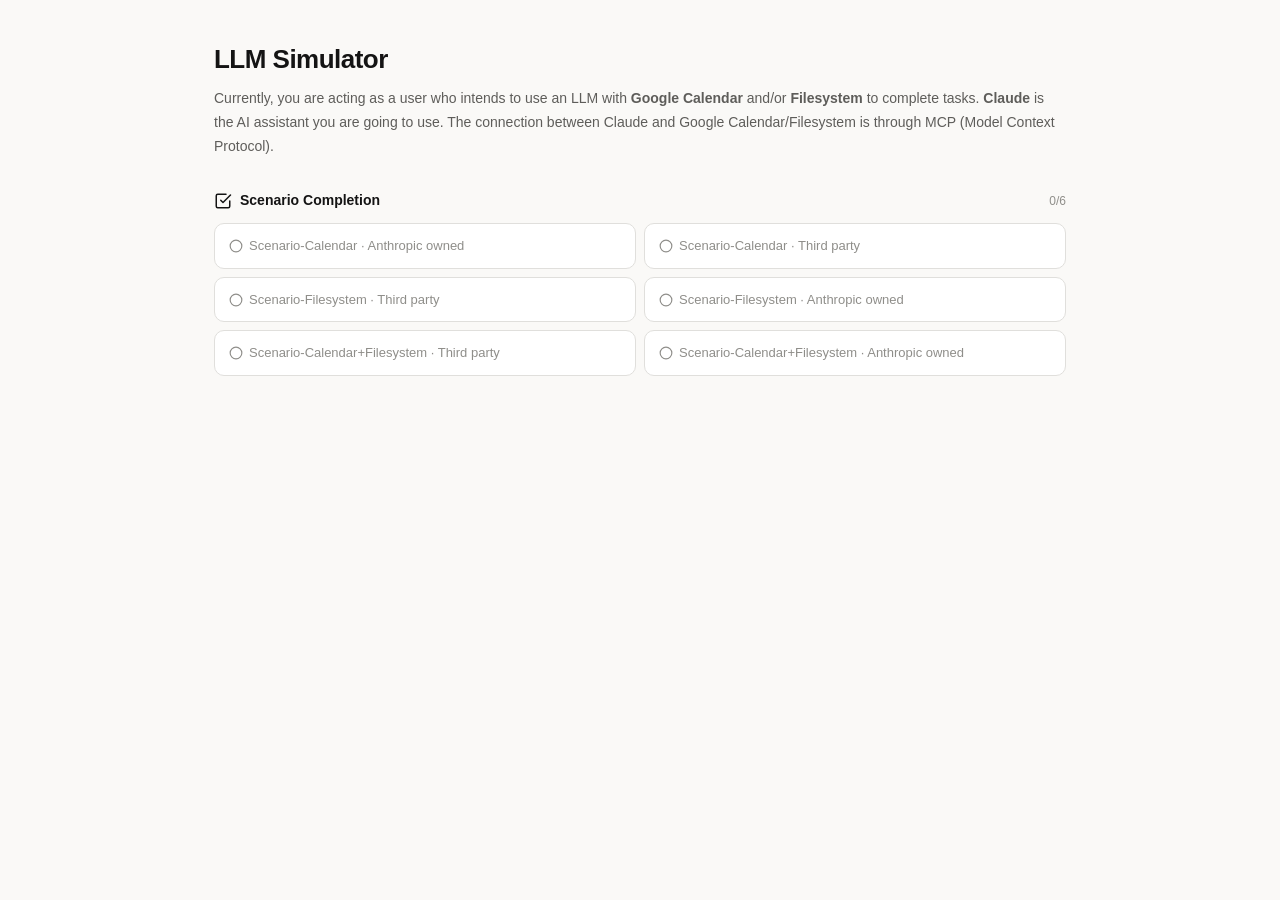
<file: control/mini-survey.html>
<!DOCTYPE html>
<html lang="en">
<head>
  <meta charset="UTF-8">
  <meta name="viewport" content="width=device-width, initial-scale=1.0">
  <title>Task Survey</title>
  <link rel="stylesheet" href="css/mini-survey.css">
  <style>
    .ms-options-grid { display: grid; grid-template-columns: repeat(2, 1fr); gap: 2px 8px; }
    .ms-options-grid label { font-size: 12px; }
    .opt-hidden { display: none !important; }
    .c-split .ms-q-num { width: auto; min-width: 24px; padding: 0 7px; }
    @media (max-width: 500px) { .ms-options-grid { grid-template-columns: 1fr; } }
  </style>
</head>
<body>
  <div class="ms-page">
    <div class="ms-card">
      <h1 class="ms-title">Feedback of the task</h1>
      <p class="ms-subtitle" id="msSubtitle">Please answer a few questions about the task you just completed.</p>
      <form id="msForm">

        <!-- Q1 for Prompt A & B: single question -->
        <div class="ms-question" id="q1Question">
          <div class="ms-q-num">Q1</div>
          <div class="ms-q-text" id="q1Text">What data do you think Claude can receive from the MCP server in this scenario? <span class="ms-hint">(Select all that apply)</span></div>
          <div class="ms-options ms-options-grid" id="q1Options">
            <!-- Calendar: Prompt A only -->
            <label class="opt-A"><input type="checkbox" name="q1" value="A"> A. Events during the specified time window, including the event title, event ID, and event time</label>
            <label class="opt-A"><input type="checkbox" name="q1" value="B"> B. Events during the specified time window, including the event title, detailed description, attendee list, event ID, and event time</label>
            <label class="opt-A"><input type="checkbox" name="q1" value="C"> C. Available time slots during the specified time window</label>
            <label class="opt-A"><input type="checkbox" name="q1" value="D"> D. All events in the calendar, including the event title, event ID, and event time</label>
            <label class="opt-A"><input type="checkbox" name="q1" value="E"> E. All events in the calendar, including the event title, detailed description, attendee list, event ID, and event time</label>
            <!-- Filesystem: Prompt B only -->
            <label class="opt-B"><input type="checkbox" name="q1" value="A"> A. Content of medical files filter by filename in the directory allowed by users</label>
            <label class="opt-B"><input type="checkbox" name="q1" value="B"> B. File metadata, including creation time and last modified time</label>
            <label class="opt-B"><input type="checkbox" name="q1" value="C"> C. Content of medical files created yesterday in the directory allowed by users</label>
            <!-- Not sure: Prompt A only (value F) -->
            <label class="opt-A"><input type="checkbox" name="q1" value="F"> F. I am not sure</label>
            <!-- Not sure: Prompt B only (value D) -->
            <label class="opt-B"><input type="checkbox" name="q1" value="D"> D. I am not sure</label>
          </div>
        </div>

        <!-- Q1 for Prompt C only: two sub-questions (one per MCP server) -->
        <div class="ms-question c-split" id="q1aQuestion">
          <div class="ms-q-num">Q1a</div>
          <div class="ms-q-text">What data do you think Claude can receive from the Google Calendar MCP server in this scenario? <span class="ms-hint">(Select all that apply)</span></div>
          <div class="ms-options ms-options-grid" id="q1aOptions">
            <label><input type="checkbox" name="q1a" value="A"> A. Events during the specified time window, including the event title, event ID, and event time</label>
            <label><input type="checkbox" name="q1a" value="B"> B. Events during the specified time window, including the event title, detailed description, attendee list, event ID, and event time</label>
            <label><input type="checkbox" name="q1a" value="C"> C. Available time slots during the specified time window</label>
            <label><input type="checkbox" name="q1a" value="D"> D. All events in the calendar, including the event title, event ID, and event time</label>
            <label><input type="checkbox" name="q1a" value="E"> E. All events in the calendar, including the event title, detailed description, attendee list, event ID, and event time</label>
            <label><input type="checkbox" name="q1a" value="F"> F. I am not sure</label>
          </div>
        </div>
        <div class="ms-question c-split" id="q1bQuestion">
          <div class="ms-q-num">Q1b</div>
          <div class="ms-q-text">What data do you think Claude can receive from the Filesystem MCP server in this scenario? <span class="ms-hint">(Select all that apply)</span></div>
          <div class="ms-options ms-options-grid" id="q1bOptions">
            <label><input type="checkbox" name="q1b" value="A"> A. Content of medical files filter by filename in the directory allowed by users</label>
            <label><input type="checkbox" name="q1b" value="B"> B. File metadata, including creation time and last modified time</label>
            <label><input type="checkbox" name="q1b" value="C"> C. Contents of files after health checkup in the directory allowed by users</label>
            <label><input type="checkbox" name="q1b" value="D"> D. I am not sure</label>
          </div>
        </div>

        <!-- Q2 for Prompt A & B: single question -->
        <div class="ms-question" id="q2Question">
          <div class="ms-q-num">Q2</div>
          <div class="ms-q-text" id="q2Text">What data do you think the MCP server can receive from Claude in this scenario? <span class="ms-hint">(Select all that apply)</span></div>
          <div class="ms-options ms-options-grid" id="q2Options">
            <!-- Calendar: Prompt A only -->
            <label class="opt-A"><input type="checkbox" name="q2" value="A"> A. The time window provided in the prompt</label>
            <label class="opt-A"><input type="checkbox" name="q2" value="B"> B. Attendee email addresses</label>
            <label class="opt-A"><input type="checkbox" name="q2" value="C"> C. The meeting time and duration for events to be created</label>
            <label class="opt-A"><input type="checkbox" name="q2" value="D"> D. Event title and detailed description for events to be created</label>
            <label class="opt-A"><input type="checkbox" name="q2" value="E"> E. The original user prompt</label>
            <label class="opt-A"><input type="checkbox" name="q2" value="F"> F. The user's email history</label>
            <!-- Filesystem: Prompt B only -->
            <label class="opt-B"><input type="checkbox" name="q2" value="A"> A. The allowed directory path</label>
            <label class="opt-B"><input type="checkbox" name="q2" value="B"> B. The file paths to be checked</label>
            <label class="opt-B"><input type="checkbox" name="q2" value="C"> C. The search pattern (keywords) such as "medical"</label>
            <!-- Not sure: Prompt A only (value G) -->
            <label class="opt-A"><input type="checkbox" name="q2" value="G"> G. I am not sure</label>
            <!-- Not sure: Prompt B only (value D) -->
            <label class="opt-B"><input type="checkbox" name="q2" value="D"> D. I am not sure</label>
          </div>
        </div>

        <!-- Q2 for Prompt C only: two sub-questions (one per MCP server) -->
        <div class="ms-question c-split" id="q2aQuestion">
          <div class="ms-q-num">Q2a</div>
          <div class="ms-q-text">What data do you think the Google Calendar MCP server can receive from Claude in this scenario? <span class="ms-hint">(Select all that apply)</span></div>
          <div class="ms-options ms-options-grid" id="q2aOptions">
            <label><input type="checkbox" name="q2a" value="A"> A. The time window provided in the prompt</label>
            <label><input type="checkbox" name="q2a" value="B"> B. Attendee email addresses</label>
            <label><input type="checkbox" name="q2a" value="C"> C. The meeting time and duration for events to be created</label>
            <label><input type="checkbox" name="q2a" value="D"> D. Event title and detailed description for events to be created</label>
            <label><input type="checkbox" name="q2a" value="E"> E. The original user prompt</label>
            <label><input type="checkbox" name="q2a" value="F"> F. The user's email history</label>
            <label><input type="checkbox" name="q2a" value="G"> G. I am not sure</label>
          </div>
        </div>
        <div class="ms-question c-split" id="q2bQuestion">
          <div class="ms-q-num">Q2b</div>
          <div class="ms-q-text">What data do you think the Filesystem MCP server can receive from Claude in this scenario? <span class="ms-hint">(Select all that apply)</span></div>
          <div class="ms-options ms-options-grid" id="q2bOptions">
            <label><input type="checkbox" name="q2b" value="A"> A. The allowed directory path</label>
            <label><input type="checkbox" name="q2b" value="B"> B. The file paths to be checked</label>
            <label><input type="checkbox" name="q2b" value="C"> C. The search pattern (keywords) such as "medical"</label>
            <label><input type="checkbox" name="q2b" value="D"> D. I am not sure</label>
          </div>
        </div>

        <div class="ms-likert-section">
          <p class="ms-likert-hint">(1 = Strongly, 5 = Not at all)</p>
          <div class="ms-question"><div class="ms-q-num">Q3</div><div class="ms-q-text">How useful do you find the information provided during the chat?</div><div class="ms-likert"><label><input type="radio" name="q3" value="1"><span>1</span><small>Useless</small></label><label><input type="radio" name="q3" value="2"><span>2</span></label><label><input type="radio" name="q3" value="3"><span>3</span></label><label><input type="radio" name="q3" value="4"><span>4</span></label><label><input type="radio" name="q3" value="5"><span>5</span><small>Useful</small></label></div></div>
          <div class="ms-question"><div class="ms-q-num">Q4</div><div class="ms-q-text">How much do you concern yourself with the privacy of the data flow during the chat?</div><div class="ms-likert"><label><input type="radio" name="q4" value="1"><span>1</span><small>Unworried</small></label><label><input type="radio" name="q4" value="2"><span>2</span></label><label><input type="radio" name="q4" value="3"><span>3</span></label><label><input type="radio" name="q4" value="4"><span>4</span></label><label><input type="radio" name="q4" value="5"><span>5</span><small>Worried</small></label></div></div>
        </div>

        <p class="ms-warning" id="msWarning" style="display:none;">⚠ Please answer all questions before continuing.</p>
        <button type="submit" class="ms-submit-btn">Submit &amp; Return to Homepage</button>
      </form>
    </div>
  </div>
  <script src="js/mini-survey.js"></script>
</body>
</html>
</file>
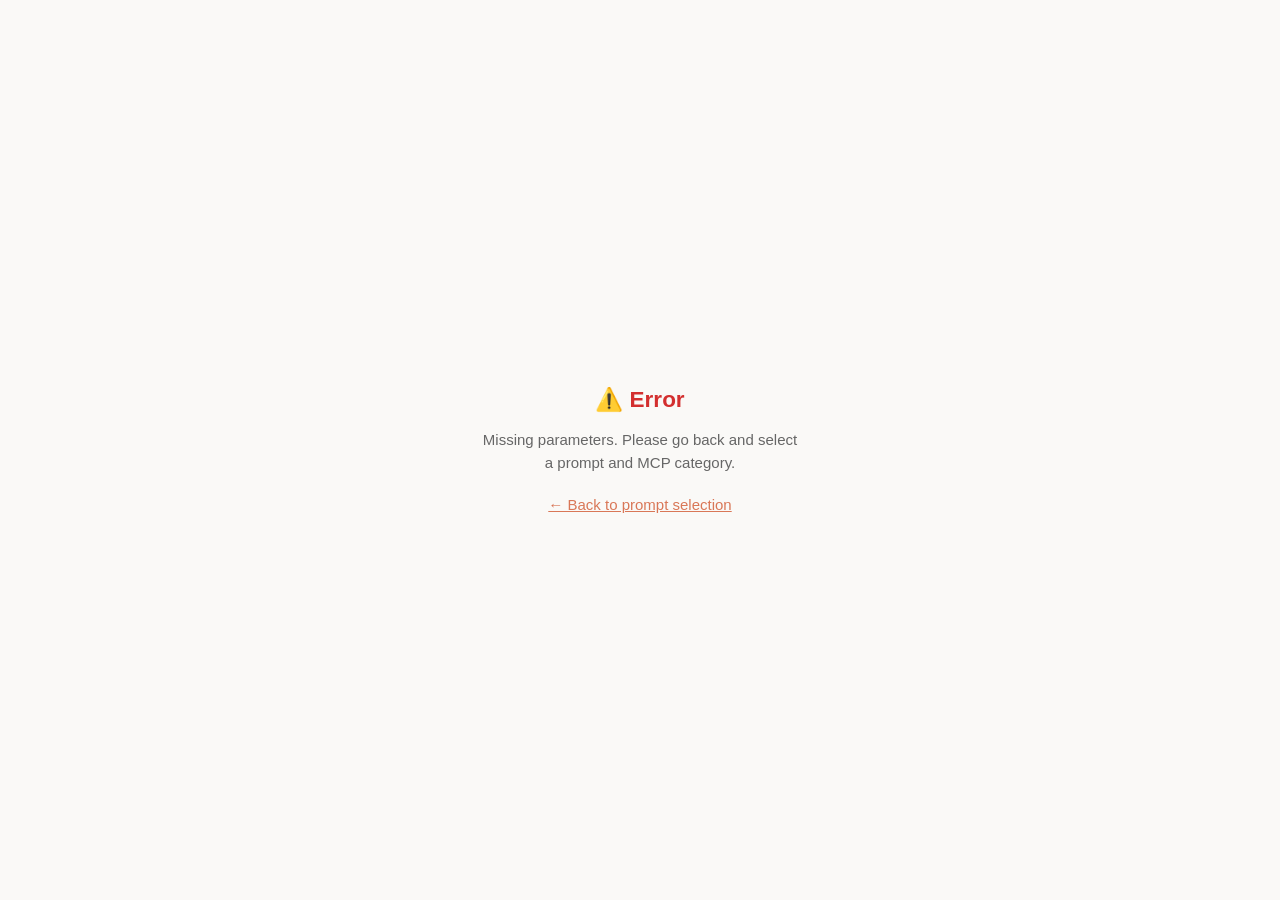
<file: control/response.html>
<!DOCTYPE html>
<html lang="en">
<head>
  <meta charset="UTF-8">
  <meta name="viewport" content="width=device-width, initial-scale=1.0">
  <title>Claude · Response</title>
  <link rel="stylesheet" href="css/style.css">
  <link rel="stylesheet" href="css/response.css">
  <link rel="icon" href="data:image/svg+xml,<svg xmlns='http://www.w3.org/2000/svg' viewBox='0 0 100 100'><rect width='100' height='100' rx='20' fill='%23d97757'/><text x='50' y='68' text-anchor='middle' fill='white' font-size='52' font-family='serif'>C</text></svg>">
</head>
<body>
  <div class="app" id="app">
    <!-- ===== Sidebar (same as index) ===== -->
    <aside class="sidebar" id="sidebar">
      <div class="sidebar-header">
        <button class="sidebar-toggle" id="sidebarToggle" aria-label="Toggle sidebar">
          <svg width="20" height="20" viewBox="0 0 24 24" fill="none" stroke="currentColor" stroke-width="2" stroke-linecap="round" stroke-linejoin="round">
            <rect x="3" y="3" width="18" height="18" rx="2" ry="2"/>
            <line x1="9" y1="3" x2="9" y2="21"/>
          </svg>
        </button>
        <div class="logo">
          <svg class="logo-icon" width="28" height="28" viewBox="0 0 100 100" fill="none">
            <rect width="100" height="100" rx="20" fill="#d97757"/>
            <text x="50" y="68" text-anchor="middle" fill="white" font-size="52" font-family="serif" font-weight="600">C</text>
          </svg>
          <span class="logo-text">Claude</span>
        </div>
        <button class="new-chat-btn" id="newChatBtn">
          <svg width="16" height="16" viewBox="0 0 24 24" fill="none" stroke="currentColor" stroke-width="2.5" stroke-linecap="round">
            <line x1="12" y1="5" x2="12" y2="19"/>
            <line x1="5" y1="12" x2="19" y2="12"/>
          </svg>
          <span>New chat</span>
        </button>
      </div>

      <div class="sidebar-search" id="sidebarSearch">
        <svg class="search-icon" width="16" height="16" viewBox="0 0 24 24" fill="none" stroke="currentColor" stroke-width="2" stroke-linecap="round" stroke-linejoin="round">
          <circle cx="11" cy="11" r="8"/>
          <line x1="21" y1="21" x2="16.65" y2="16.65"/>
        </svg>
        <input type="text" placeholder="Search chats..." readonly>
      </div>

      <div class="sidebar-history" id="sidebarHistory">
        <div class="history-section">
          <div class="history-label">Today</div>
          <div id="todayHistoryItems"></div>
        </div>
      </div>

      <div class="sidebar-footer">
        <div class="user-profile" id="userProfile">
          <div class="user-avatar">U</div>
          <div class="user-info">
            <span class="user-name">User</span>
            <span class="user-plan">Free plan</span>
          </div>
        </div>
      </div>
    </aside>

    <!-- ===== Main Content ===== -->
    <main class="main">
      <!-- Top bar -->
      <div class="top-bar" id="topBar">
        <button class="mobile-sidebar-toggle" id="mobileSidebarToggle" aria-label="Open sidebar">
          <svg width="20" height="20" viewBox="0 0 24 24" fill="none" stroke="currentColor" stroke-width="2" stroke-linecap="round" stroke-linejoin="round">
            <rect x="3" y="3" width="18" height="18" rx="2" ry="2"/>
            <line x1="9" y1="3" x2="9" y2="21"/>
          </svg>
        </button>
        <div class="top-bar-model">
          <span class="model-badge" id="topBarMcpLabel">Claude Opus 4.8</span>
        </div>
        <div class="top-bar-actions">
          <button class="top-bar-btn" id="backToInputBtn" aria-label="Back to input" title="Back to prompt selection">
            <svg width="18" height="18" viewBox="0 0 24 24" fill="none" stroke="currentColor" stroke-width="2" stroke-linecap="round" stroke-linejoin="round">
              <line x1="19" y1="12" x2="5" y2="12"/>
              <polyline points="12 19 5 12 12 5"/>
            </svg>
          </button>
          <button class="top-bar-btn" id="shareBtn" aria-label="Share">
            <svg width="18" height="18" viewBox="0 0 24 24" fill="none" stroke="currentColor" stroke-width="2" stroke-linecap="round" stroke-linejoin="round">
              <path d="M4 12v8a2 2 0 0 0 2 2h12a2 2 0 0 0 2-2v-8"/>
              <polyline points="16 6 12 2 8 6"/>
              <line x1="12" y1="2" x2="12" y2="15"/>
            </svg>
          </button>
        </div>
      </div>

      <!-- Chat messages area -->
      <div class="chat-messages" id="chatMessages">
        <div class="response-container" id="responseContainer">
          <!-- Scenario info banner -->
          <div class="scenario-banner" id="scenarioBanner" style="display:none;">
            <div class="scenario-banner-left">
              <span class="scenario-badge" id="scenarioBadge">Prompt A</span>
              <span class="scenario-separator">·</span>
              <span class="scenario-mcp-badge" id="scenarioMcpBadge">
                <svg width="14" height="14" viewBox="0 0 24 24" fill="none" stroke="currentColor" stroke-width="2" stroke-linecap="round" stroke-linejoin="round">
                  <rect x="2" y="3" width="20" height="14" rx="2" ry="2"/>
                  <line x1="8" y1="21" x2="16" y2="21"/>
                  <line x1="12" y1="17" x2="12" y2="21"/>
                </svg>
                Anthropic owned
              </span>
            </div>
            <div class="scenario-banner-right">
              <span class="scenario-status" id="scenarioStatus">3/6 completed</span>
            </div>
          </div>

          <!-- User message bubble -->
          <div class="message-row user-row">
            <div class="message-avatar user-avatar-msg">U</div>
            <div class="message-bubble user-bubble" id="userBubble">
              <p id="userMessageText"></p>
            </div>
          </div>

          <!-- Claude response area -->
          <div class="message-row claude-row">
            <div class="message-avatar claude-avatar-msg">
              <svg width="20" height="20" viewBox="0 0 100 100" fill="none">
                <rect width="100" height="100" rx="20" fill="#d97757"/>
                <text x="50" y="68" text-anchor="middle" fill="white" font-size="50" font-family="serif">C</text>
              </svg>
            </div>
            <div class="message-content" id="claudeMessageContent">
              <!-- Thinking section -->
              <div class="thinking-section" id="thinkingSection">
                <div class="thinking-header" id="thinkingHeader">
                  <div class="thinking-header-left">
                    <svg class="thinking-icon" width="16" height="16" viewBox="0 0 24 24" fill="none" stroke="currentColor" stroke-width="2" stroke-linecap="round" stroke-linejoin="round">
                      <circle cx="12" cy="12" r="10"/>
                      <path d="M9.09 9a3 3 0 0 1 5.83 1c0 2-3 3-3 3"/>
                      <line x1="12" y1="17" x2="12.01" y2="17"/>
                    </svg>
                    <span>Thinking</span>
                    <span class="thinking-duration" id="thinkingDuration"></span>
                  </div>
                  <button class="thinking-toggle" id="thinkingToggle" aria-label="Toggle thinking">
                    <svg width="16" height="16" viewBox="0 0 24 24" fill="none" stroke="currentColor" stroke-width="2" stroke-linecap="round" stroke-linejoin="round">
                      <polyline points="6 9 12 15 18 9"/>
                    </svg>
                  </button>
                </div>
                <div class="thinking-body" id="thinkingBody">
                  <p class="thinking-text" id="thinkingText"></p>
                </div>
              </div>

              <!-- Tool calls container -->
              <div class="blocks-container" id="blocksContainer">
                <!-- Dynamically filled by JS -->
              </div>

              <!-- Post-tool content (hidden until user clicks Allow) -->
              <div class="post-tool-content" id="postToolContent">
                <!-- Final response -->
                <div class="final-response" id="finalResponse">
                  <div class="final-response-text" id="finalResponseText"></div>
                </div>

                <!-- Response footer -->
                <div class="response-footer">
                  <div class="response-actions">
                    <button class="response-action-btn" id="copyResponseBtn" aria-label="Copy response">
                      <svg width="16" height="16" viewBox="0 0 24 24" fill="none" stroke="currentColor" stroke-width="2" stroke-linecap="round" stroke-linejoin="round">
                        <rect x="9" y="9" width="13" height="13" rx="2" ry="2"/>
                        <path d="M5 15H4a2 2 0 0 1-2-2V4a2 2 0 0 1 2-2h9a2 2 0 0 1 2 2v1"/>
                      </svg>
                    </button>
                    <button class="response-action-btn" id="retryBtn" aria-label="Retry">
                      <svg width="16" height="16" viewBox="0 0 24 24" fill="none" stroke="currentColor" stroke-width="2" stroke-linecap="round" stroke-linejoin="round">
                        <polyline points="1 4 1 10 7 10"/>
                        <path d="M3.51 15a9 9 0 1 0 2.13-9.36L1 10"/>
                      </svg>
                    </button>
                    <button class="response-action-btn" id="thumbsUpBtn" aria-label="Thumbs up">
                      <svg width="16" height="16" viewBox="0 0 24 24" fill="none" stroke="currentColor" stroke-width="2" stroke-linecap="round" stroke-linejoin="round">
                        <path d="M14 9V5a3 3 0 0 0-3-3l-4 9v11h11.28a2 2 0 0 0 2-1.7l1.38-9a2 2 0 0 0-2-2.3zM7 22H4a2 2 0 0 1-2-2v-7a2 2 0 0 1 2-2h3"/>
                      </svg>
                    </button>
                    <button class="response-action-btn" id="thumbsDownBtn" aria-label="Thumbs down">
                      <svg width="16" height="16" viewBox="0 0 24 24" fill="none" stroke="currentColor" stroke-width="2" stroke-linecap="round" stroke-linejoin="round">
                        <path d="M10 15v4a3 3 0 0 0 3 3l4-9V2H5.72a2 2 0 0 0-2 1.7l-1.38 9a2 2 0 0 0 2 2.3zM17 2h2.67A2.31 2.31 0 0 1 22 4v7a2.31 2.31 0 0 1-2.33 2H17"/>
                      </svg>
                    </button>
                  </div>
                </div>
              </div>

              <!-- Continue to survey button (shown after completion or denial) -->
              <div class="survey-nav-area" id="surveyNavArea" style="display:none;">
                <a href="" class="survey-nav-btn" id="surveyNavBtn">
                  Continue to Survey
                  <svg width="16" height="16" viewBox="0 0 24 24" fill="none" stroke="currentColor" stroke-width="2.5" stroke-linecap="round" stroke-linejoin="round"><line x1="5" y1="12" x2="19" y2="12"/><polyline points="12 5 19 12 12 19"/></svg>
                </a>
              </div>

              <!-- Denied message (shown when user clicks Deny) -->
              <div class="denied-message" id="deniedMessage">
                <svg width="28" height="28" viewBox="0 0 24 24" fill="none" stroke="currentColor" stroke-width="2" stroke-linecap="round" stroke-linejoin="round">
                  <circle cx="12" cy="12" r="10"/>
                  <line x1="15" y1="9" x2="9" y2="15"/>
                  <line x1="9" y1="9" x2="15" y2="15"/>
                </svg>
                Tool access denied. The conversation cannot continue.
              </div>
            </div>
          </div>
        </div>
      </div>

      <!-- Input area -->
      <div class="input-area" id="inputArea">
        <div class="input-container">
          <div class="input-return-hint">
            <span class="scenario-completion-hint" id="completionHint"></span>
          </div>
        </div>
      </div>
      <!-- Overlay for mobile sidebar -->
      <div class="overlay" id="overlay"></div>
    </main>
  </div>

  <script src="js/response.js"></script>
</body>
</html>
</file>
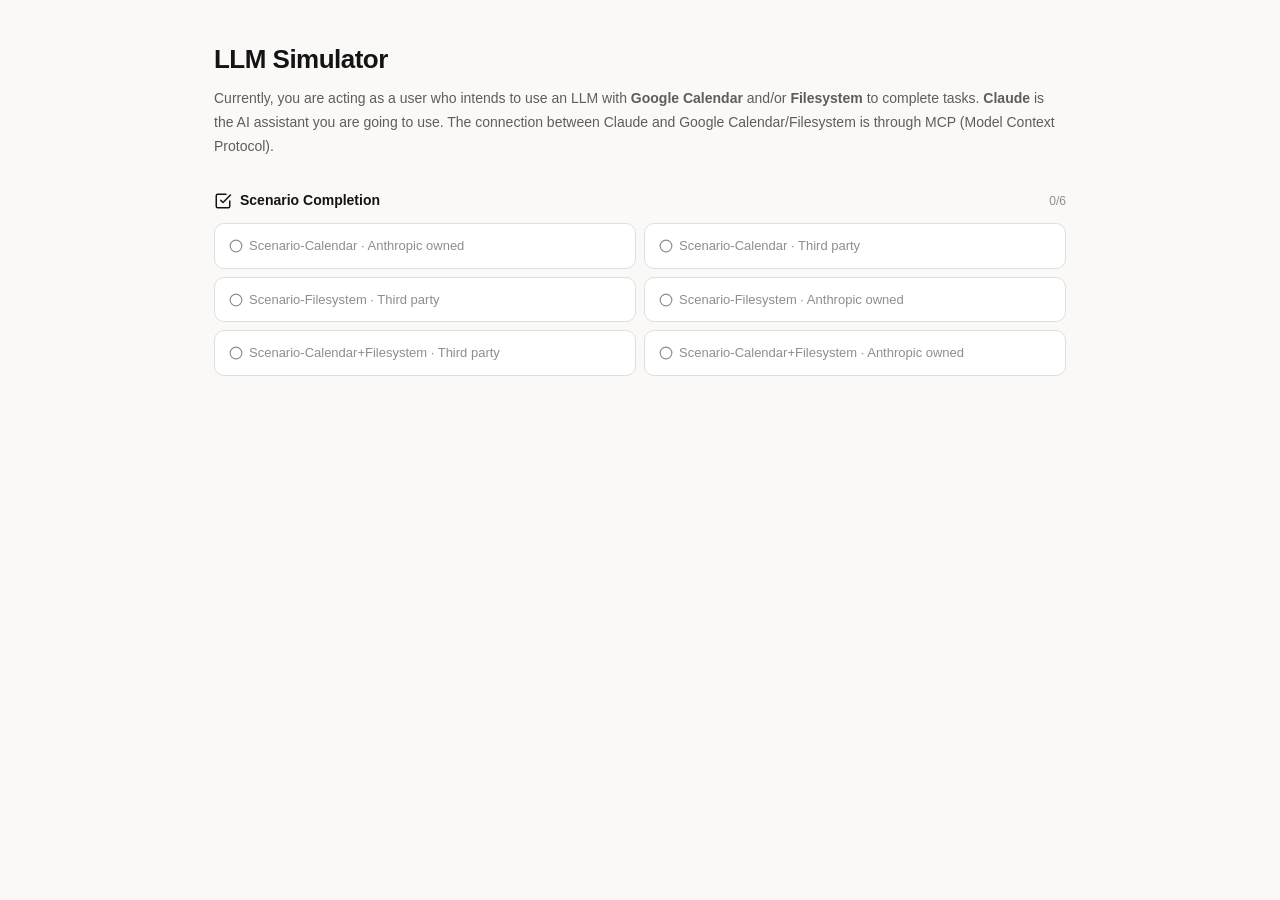
<file: experiment/homepage.html>
<!DOCTYPE html>
<html lang="en">
<head>
  <meta charset="UTF-8">
  <meta name="viewport" content="width=device-width, initial-scale=1.0">
  <title>LLM Simulator</title>
  <link rel="stylesheet" href="css/homepage.css">
  <link rel="icon" href="data:image/svg+xml,<svg xmlns='http://www.w3.org/2000/svg' viewBox='0 0 100 100'><rect width='100' height='100' rx='20' fill='%23d97757'/><text x='50' y='68' text-anchor='middle' fill='white' font-size='52' font-family='serif'>C</text></svg>">
</head>
<body>
  <div class="hp-page">
    <!-- Header -->
    <div class="hp-intro">
      <h1 class="hp-title">LLM Simulator</h1>
      <p class="hp-desc">
        Currently, you are acting as a user who intends to use an LLM with <strong>Google Calendar</strong> and/or <strong>Filesystem</strong> to complete tasks. <strong>Claude</strong> is the AI assistant you are going to use. The connection between Claude and Google Calendar/Filesystem is through MCP (Model Context Protocol).
      </p>
    </div>

    <!-- Scenario Completion -->
    <div class="hp-scenarios" id="hpScenarios">
      <div class="hp-section-title">
        <svg width="18" height="18" viewBox="0 0 24 24" fill="none" stroke="currentColor" stroke-width="2" stroke-linecap="round" stroke-linejoin="round">
          <path d="M9 11l3 3L22 4"/><path d="M21 12v7a2 2 0 0 1-2 2H5a2 2 0 0 1-2-2V5a2 2 0 0 1 2-2h11"/>
        </svg>
        <span>Scenario Completion</span>
        <span class="hp-scenario-count" id="scenarioCount">0/6</span>
      </div>

      <div class="hp-scenario-grid" id="scenarioGrid">
        <!-- Generated by JS -->
      </div>
    </div>

    <!-- Survey reopen button -->
    <div class="hp-survey-area">
      <button class="hp-survey-reopen-btn" id="surveyReopenBtn" style="display:none;">
        <svg width="16" height="16" viewBox="0 0 24 24" fill="none" stroke="currentColor" stroke-width="2" stroke-linecap="round" stroke-linejoin="round"><path d="M14 2H6a2 2 0 0 0-2 2v16a2 2 0 0 0 2 2h12a2 2 0 0 0 2-2V8z"/><polyline points="14 2 14 8 20 8"/></svg>
        Take Our Survey →
      </button>
    </div>
  </div>

  <!-- Completion Modal -->
  <div class="completion-modal-overlay" id="completionModalOverlay"></div>
  <div class="completion-modal" id="completionModal">
    <button class="completion-modal-close" id="completionModalClose">
      <svg width="20" height="20" viewBox="0 0 24 24" fill="none" stroke="currentColor" stroke-width="2.5" stroke-linecap="round"><line x1="18" y1="6" x2="6" y2="18"/><line x1="6" y1="6" x2="18" y2="18"/></svg>
    </button>
    <div class="completion-modal-body">
      <div class="completion-modal-icon"><svg width="48" height="48" viewBox="0 0 24 24" fill="none" stroke="currentColor" stroke-width="1.5" stroke-linecap="round" stroke-linejoin="round"><circle cx="12" cy="12" r="10"/><polyline points="8 12 11 15 17 9"/></svg></div>
      <h2>All Tasks Completed!</h2>
      <p>You have successfully completed all 6 scenarios. Please take a moment to complete our survey — your feedback helps us understand how users perceive data flow and privacy in MCP-powered applications.</p>
      <a href="../survey/index.html" class="completion-modal-btn">Continue to Survey <svg width="16" height="16" viewBox="0 0 24 24" fill="none" stroke="currentColor" stroke-width="2.5" stroke-linecap="round" stroke-linejoin="round"><line x1="5" y1="12" x2="19" y2="12"/><polyline points="12 5 19 12 12 19"/></svg></a>
    </div>
  </div>

  <script>(function(){if(!localStorage.getItem("mcp_session_start"))localStorage.setItem("mcp_session_start",Date.now())})();</script>
  <script src="js/homepage.js"></script>
</body>
</html>
</file>
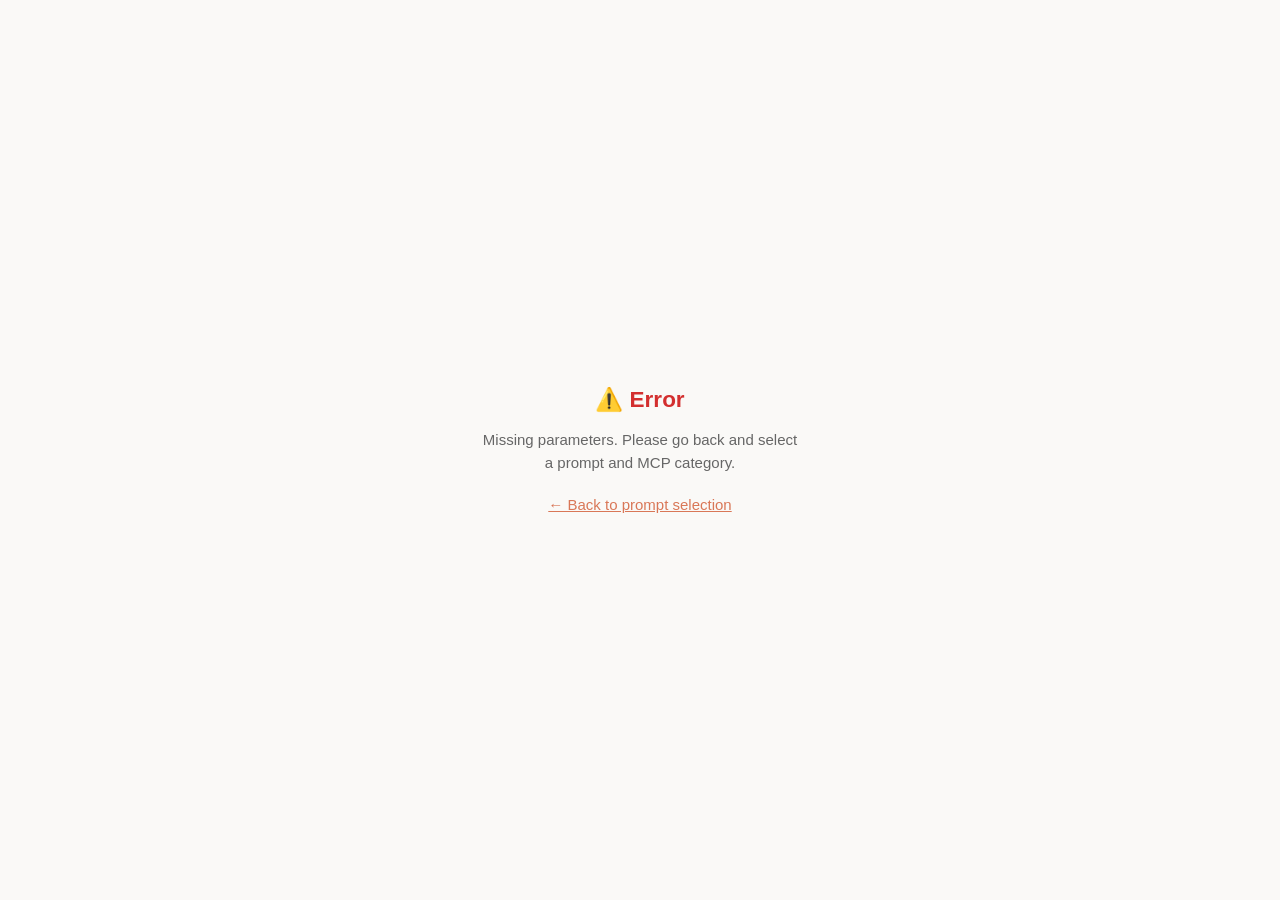
<file: experiment/response.html>
<!DOCTYPE html>
<html lang="en">
<head>
  <meta charset="UTF-8">
  <meta name="viewport" content="width=device-width, initial-scale=1.0">
  <title>Claude · Response</title>
  <link rel="stylesheet" href="css/style.css">
  <link rel="stylesheet" href="css/response.css">
  <link rel="icon" href="data:image/svg+xml,<svg xmlns='http://www.w3.org/2000/svg' viewBox='0 0 100 100'><rect width='100' height='100' rx='20' fill='%23d97757'/><text x='50' y='68' text-anchor='middle' fill='white' font-size='52' font-family='serif'>C</text></svg>">
</head>
<body>
  <div class="app" id="app">
    
    <aside class="sidebar" id="sidebar">
      <div class="sidebar-header">
        <button class="sidebar-toggle" id="sidebarToggle" aria-label="Toggle sidebar">
          <svg width="20" height="20" viewBox="0 0 24 24" fill="none" stroke="currentColor" stroke-width="2" stroke-linecap="round" stroke-linejoin="round">
            <rect x="3" y="3" width="18" height="18" rx="2" ry="2"/>
            <line x1="9" y1="3" x2="9" y2="21"/>
          </svg>
        </button>
        <div class="logo">
          <svg class="logo-icon" width="28" height="28" viewBox="0 0 100 100" fill="none">
            <rect width="100" height="100" rx="20" fill="#d97757"/>
            <text x="50" y="68" text-anchor="middle" fill="white" font-size="52" font-family="serif" font-weight="600">C</text>
          </svg>
          <span class="logo-text">Claude</span>
        </div>
        <button class="new-chat-btn" id="newChatBtn">
          <svg width="16" height="16" viewBox="0 0 24 24" fill="none" stroke="currentColor" stroke-width="2.5" stroke-linecap="round">
            <line x1="12" y1="5" x2="12" y2="19"/>
            <line x1="5" y1="12" x2="19" y2="12"/>
          </svg>
          <span>New chat</span>
        </button>
      </div>

      <div class="sidebar-search" id="sidebarSearch">
        <svg class="search-icon" width="16" height="16" viewBox="0 0 24 24" fill="none" stroke="currentColor" stroke-width="2" stroke-linecap="round" stroke-linejoin="round">
          <circle cx="11" cy="11" r="8"/>
          <line x1="21" y1="21" x2="16.65" y2="16.65"/>
        </svg>
        <input type="text" placeholder="Search chats..." readonly>
      </div>

      <div class="sidebar-history" id="sidebarHistory">
        <div class="history-section">
          <div class="history-label">Today</div>
          <div id="todayHistoryItems"></div>
        </div>
      </div>

      <div class="sidebar-footer">
        <div class="user-profile" id="userProfile">
          <div class="user-avatar">U</div>
          <div class="user-info">
            <span class="user-name">User</span>
            <span class="user-plan">Free plan</span>
          </div>
        </div>
      </div>
    </aside>

    
    <main class="main">
      
      <div class="top-bar" id="topBar">
        <button class="mobile-sidebar-toggle" id="mobileSidebarToggle" aria-label="Open sidebar">
          <svg width="20" height="20" viewBox="0 0 24 24" fill="none" stroke="currentColor" stroke-width="2" stroke-linecap="round" stroke-linejoin="round">
            <rect x="3" y="3" width="18" height="18" rx="2" ry="2"/>
            <line x1="9" y1="3" x2="9" y2="21"/>
          </svg>
        </button>
        <div class="top-bar-model">
          <span class="model-badge" id="topBarMcpLabel">Claude Opus 4.8</span>
        </div>
        <div class="top-bar-actions">
          <button class="top-bar-btn" id="backToInputBtn" aria-label="Back to input" title="Back to prompt selection">
            <svg width="18" height="18" viewBox="0 0 24 24" fill="none" stroke="currentColor" stroke-width="2" stroke-linecap="round" stroke-linejoin="round">
              <line x1="19" y1="12" x2="5" y2="12"/>
              <polyline points="12 19 5 12 12 5"/>
            </svg>
          </button>
          <button class="top-bar-btn" id="shareBtn" aria-label="Share">
            <svg width="18" height="18" viewBox="0 0 24 24" fill="none" stroke="currentColor" stroke-width="2" stroke-linecap="round" stroke-linejoin="round">
              <path d="M4 12v8a2 2 0 0 0 2 2h12a2 2 0 0 0 2-2v-8"/>
              <polyline points="16 6 12 2 8 6"/>
              <line x1="12" y1="2" x2="12" y2="15"/>
            </svg>
          </button>
        </div>
      </div>

      
      <div class="chat-messages" id="chatMessages">
        <div class="response-container" id="responseContainer">
          
          <div class="scenario-banner" id="scenarioBanner" style="display:none;">
            <div class="scenario-banner-left">
              <span class="scenario-badge" id="scenarioBadge">Prompt A</span>
              <span class="scenario-separator">·</span>
              <span class="scenario-mcp-badge" id="scenarioMcpBadge">
                <svg width="14" height="14" viewBox="0 0 24 24" fill="none" stroke="currentColor" stroke-width="2" stroke-linecap="round" stroke-linejoin="round">
                  <rect x="2" y="3" width="20" height="14" rx="2" ry="2"/>
                  <line x1="8" y1="21" x2="16" y2="21"/>
                  <line x1="12" y1="17" x2="12" y2="21"/>
                </svg>
                Anthropic owned
              </span>
            </div>
            <div class="scenario-banner-right">
              <span class="scenario-status" id="scenarioStatus">3/6 completed</span>
            </div>
          </div>

          
          <div class="message-row user-row">
            <div class="message-avatar user-avatar-msg">U</div>
            <div class="message-bubble user-bubble" id="userBubble">
              <p id="userMessageText"></p>
            </div>
          </div>

          
          <div class="message-row claude-row">
            <div class="message-avatar claude-avatar-msg">
              <svg width="20" height="20" viewBox="0 0 100 100" fill="none">
                <rect width="100" height="100" rx="20" fill="#d97757"/>
                <text x="50" y="68" text-anchor="middle" fill="white" font-size="50" font-family="serif">C</text>
              </svg>
            </div>
            <div class="message-content" id="claudeMessageContent">
              
              <div class="thinking-section" id="thinkingSection">
                <div class="thinking-header" id="thinkingHeader">
                  <div class="thinking-header-left">
                    <svg class="thinking-icon" width="16" height="16" viewBox="0 0 24 24" fill="none" stroke="currentColor" stroke-width="2" stroke-linecap="round" stroke-linejoin="round">
                      <circle cx="12" cy="12" r="10"/>
                      <path d="M9.09 9a3 3 0 0 1 5.83 1c0 2-3 3-3 3"/>
                      <line x1="12" y1="17" x2="12.01" y2="17"/>
                    </svg>
                    <span>Thinking</span>
                    <span class="thinking-duration" id="thinkingDuration"></span>
                  </div>
                  <button class="thinking-toggle" id="thinkingToggle" aria-label="Toggle thinking">
                    <svg width="16" height="16" viewBox="0 0 24 24" fill="none" stroke="currentColor" stroke-width="2" stroke-linecap="round" stroke-linejoin="round">
                      <polyline points="6 9 12 15 18 9"/>
                    </svg>
                  </button>
                </div>
                <div class="thinking-body" id="thinkingBody">
                  <p class="thinking-text" id="thinkingText"></p>
                </div>
              </div>

              <div class="notification-card" id="notificationCard" style="display:none;">
                <p class="notification-card-text" style="font-weight:700;font-size:15px;color:#141414;">This diagram previews how your data flows between MCP servers and Claude, and users can click the blue underlined text inside the diagram to view more details.</p>
                <div class="notification-card-svg" style="position:relative;">
                  <img src="Image/Calendar-anthropic.svg" style="width:100%;height:auto;" />
                  <a class="svg-overlay-link" style="position:absolute;top:11%;left:57.5%;width:14%;height:5%;" onclick="showEmailDetailModal()"></a>
                  <a class="svg-overlay-link" style="position:absolute;top:21%;left:57.5%;width:14%;height:7%;" onclick="showTimeSlotsModal()"></a>
                  <a class="svg-overlay-link" style="position:absolute;top:33%;left:57.5%;width:14%;height:8%;" onclick="showEventTitleModal()"></a>
                  <a class="svg-overlay-link" style="position:absolute;top:50%;left:57.5%;width:14%;height:4%;" onclick="showEventCreationModal()"></a>
                  <a class="svg-overlay-link" style="position:absolute;top:80%;left:19%;width:11%;height:5%;" onclick="showSuccessNotifModal()"></a>
                </div>
              </div>
              <div class="notification-card" id="notificationCard3" style="display:none;">
                <p class="notification-card-text" style="font-weight:700;font-size:15px;color:#141414;">This diagram previews how your data flows between MCP servers and Claude, and users can click the blue underlined text inside the diagram to view more details.</p>
                <div class="notification-card-svg" style="position:relative;">
                  <img src="Image/Calendar-third.svg" style="width:100%;height:auto;" />
                  <a class="svg-overlay-link" style="position:absolute;top:13%;left:57.5%;width:11%;height:3%;" onclick="showEmailDetailModal3()"></a>
                  <a class="svg-overlay-link" style="position:absolute;top:20%;left:57.5%;width:11%;height:7%;" onclick="showCalendarListModal()"></a>
                  <a class="svg-overlay-link" style="position:absolute;top:34%;left:57.5%;width:11%;height:7%;" onclick="showEventCreatorModal()"></a>
                  <a class="svg-overlay-link" style="position:absolute;top:49%;left:57.5%;width:11%;height:4%;" onclick="showEventCreationModal3()"></a>
                  <a class="svg-overlay-link" style="position:absolute;top:80%;left:19%;width:11%;height:5%;" onclick="showSuccessNotifModal3()"></a>
                </div>
              </div>
              <div class="notification-card" id="notificationCardB" style="display:none;">
                <p class="notification-card-text" style="font-weight:700;font-size:15px;color:#141414;">This diagram previews how your data flows between MCP servers and Claude, and users can click the blue underlined text inside the diagram to view more details.</p>
                <div class="notification-card-svg" style="position:relative;">
                  <img src="Image/Filesystem-anthropic.svg" style="width:100%;height:auto;" />
                  <a class="svg-overlay-link" style="position:absolute;top:14%;left:57.5%;width:11%;height:5%;cursor:pointer;" onclick="showFilesystemDirPathModal()" title="Directories path"></a>
                  <a class="svg-overlay-link" style="position:absolute;top:21%;left:57.5%;width:11%;height:7%;cursor:pointer;" onclick="showFilesystemDirSearchModal()" title="Directory path and search pattern"></a>
                  <a class="svg-overlay-link" style="position:absolute;top:31%;left:57.5%;width:11%;height:4%;cursor:pointer;" onclick="showFilesystemSearchResultModal()" title="Search result"></a>
                  <a class="svg-overlay-link" style="position:absolute;top:40%;left:57.5%;width:11%;height:4%;cursor:pointer;" onclick="showFilesystemFilePathModal()" title="File path"></a>
                  <a class="svg-overlay-link" style="position:absolute;top:47%;left:57.5%;width:11%;height:5%;cursor:pointer;" onclick="showFilesystemFileMetadataModal()" title="File metadata"></a>
                  <a class="svg-overlay-link" style="position:absolute;top:57%;left:57.5%;width:11%;height:3%;cursor:pointer;" onclick="showFilesystemFilePathModal2()" title="File path (2)"></a>
                  <a class="svg-overlay-link" style="position:absolute;top:65%;left:57.5%;width:11%;height:4%;cursor:pointer;" onclick="showFilesystemFileContentModal()" title="Files content"></a>
                  <a class="svg-overlay-link" style="position:absolute;top:86%;left:19%;width:11%;height:5%;cursor:pointer;" onclick="showFilesystemFileSummaryModal()" title="Files summary"></a>
                </div>
              </div>
              <div class="notification-card" id="notificationCardBT" style="display:none;">
                <p class="notification-card-text" style="font-weight:700;font-size:15px;color:#141414;">This diagram previews how your data flows between MCP servers and Claude, and users can click the blue underlined text inside the diagram to view more details.</p>
                <div class="notification-card-svg" style="position:relative;">
                  <img src="Image/Filesystem-third.svg" style="width:100%;height:auto;" />
                  <a class="svg-overlay-link" style="position:absolute;top:13%;left:57.5%;width:12%;height:3%;cursor:pointer;" onclick="showFilesystemThirdDirPathModal()" title="Directory path"></a>
                  <a class="svg-overlay-link" style="position:absolute;top:25%;left:57.5%;width:12%;height:3%;cursor:pointer;" onclick="showFilesystemThirdDirTreeModal()" title="Directories tree"></a>
                  <a class="svg-overlay-link" style="position:absolute;top:36%;left:57.5%;width:12%;height:5%;cursor:pointer;" onclick="showFilesystemThirdFilePathModal()" title="File path"></a>
                  <a class="svg-overlay-link" style="position:absolute;top:49%;left:57.5%;width:12%;height:3%;cursor:pointer;" onclick="showFilesystemThirdFileContentModal()" title="Files content"></a>
                  <a class="svg-overlay-link" style="position:absolute;top:80%;left:19%;width:12%;height:5%;cursor:pointer;" onclick="showFilesystemThirdFileSummaryModal()" title="Files summary"></a>
                </div>
              </div>

              <div class="notification-card" id="notificationCardCA" style="display:none;">
                <p class="notification-card-text" style="font-weight:700;font-size:15px;color:#141414;">This diagram previews how your data flows between MCP servers and Claude, and users can click the blue underlined text inside the diagram to view more details.</p>
                <div class="notification-card-svg" style="position:relative;">
                  <img src="Image/2MCP-anthropic.svg" style="width:100%;height:auto;" />
                  <a class="svg-overlay-link" style="position:absolute;top:7%;left:57.5%;width:14%;height:3%;cursor:pointer;" onclick="showMCPAnthEmailModal()" title="Email and time window"></a>
                  <a class="svg-overlay-link" style="position:absolute;top:11.5%;left:57.5%;width:14%;height:6%;cursor:pointer;" onclick="showMCPAnthCalendarListModal()" title="Calendar event list"></a>
                  <a class="svg-overlay-link" style="position:absolute;top:27%;left:57.5%;width:14%;height:5%;cursor:pointer;" onclick="showMCPAnthDirPathModal()" title="Directory path"></a>
                  <a class="svg-overlay-link" style="position:absolute;top:34%;left:57.5%;width:14%;height:4%;cursor:pointer;" onclick="showMCPAnthDirSearchModal()" title="Directory path and search pattern"></a>
                  <a class="svg-overlay-link" style="position:absolute;top:42%;left:57.5%;width:14%;height:3%;cursor:pointer;" onclick="showMCPAnthSearchResultModal()" title="Search result"></a>
                  <a class="svg-overlay-link" style="position:absolute;top:50%;left:57.5%;width:14%;height:4%;cursor:pointer;" onclick="showMCPAnthFilePathModal()" title="File path"></a>
                  <a class="svg-overlay-link" style="position:absolute;top: 56%;left:57.5%;width:14%;height:5%;cursor:pointer;" onclick="showMCPAnthFileMetadataModal()" title="File metadata"></a>
                  <a class="svg-overlay-link" style="position:absolute;top:64.5%;left:57.5%;width:14%;height:4%;cursor:pointer;" onclick="showMCPAnthFilePathModal2()" title="File path (2)"></a>
                  <a class="svg-overlay-link" style="position:absolute;top:71.5%;left:57.5%;width:14%;height:4%;cursor:pointer;" onclick="showMCPAnthFileContentModal()" title="Files content"></a>
                  <a class="svg-overlay-link" style="position:absolute;top:91%;left:19%;width:14%;height:3%;cursor:pointer;" onclick="showMCPAnthFileSummaryModal()" title="Files summary"></a>
                </div>
              </div>

              <div class="notification-card" id="notificationCardCT" style="display:none;">
                <p class="notification-card-text" style="font-weight:700;font-size:15px;color:#141414;">This diagram previews how your data flows between MCP servers and Claude, and users can click the blue underlined text inside the diagram to view more details.</p>
                <div class="notification-card-svg" style="position:relative;">
                  <img src="Image/2MCP-third.svg" style="width:100%;height:auto;" />
                  <a class="svg-overlay-link" style="position:absolute;top:10%;left:57.5%;width:14%;height:3%;cursor:pointer;" onclick="showMCPThirdEmailModal()" title="Email and time window"></a>
                  <a class="svg-overlay-link" style="position:absolute;top:16.5%;left:57.5%;width:14%;height:5%;cursor:pointer;" onclick="showMCPThirdCalendarListModal()" title="Calendar event list"></a>
                  <a class="svg-overlay-link" style="position:absolute;top:29%;left:57.5%;width:14%;height:3%;cursor:pointer;" onclick="showMCPThirdDirPathModal()" title="Directory path"></a>
                  <a class="svg-overlay-link" style="position:absolute;top:38%;left:57.5%;width:14%;height:3%;cursor:pointer;" onclick="showMCPThirdDirTreeModal()" title="Directories tree"></a>
                  <a class="svg-overlay-link" style="position:absolute;top:46%;left:57.5%;width:14%;height:5%;cursor:pointer;" onclick="showMCPThirdFilePathModal()" title="File path"></a>
                  <a class="svg-overlay-link" style="position:absolute;top:58.5%;left:57.5%;width:14%;height:3%;cursor:pointer;" onclick="showMCPThirdFileContentModal()" title="Files content"></a>
                  <a class="svg-overlay-link" style="position:absolute;top:82%;left:19%;width:14%;height:5%;cursor:pointer;" onclick="showMCPThirdFileSummaryModal()" title="Files summary"></a>
                </div>
              </div>
              
              <div class="blocks-container" id="blocksContainer">
                
              </div>

              <!-- Post-tool content (hidden until user clicks Allow) -->
              <div class="post-tool-content" id="postToolContent">
                
                <div class="final-response" id="finalResponse">
                  <div class="final-response-text" id="finalResponseText"></div>
                </div>

                
                <div class="response-footer">
                  <div class="response-actions">
                    <button class="response-action-btn" id="copyResponseBtn" aria-label="Copy response">
                      <svg width="16" height="16" viewBox="0 0 24 24" fill="none" stroke="currentColor" stroke-width="2" stroke-linecap="round" stroke-linejoin="round">
                        <rect x="9" y="9" width="13" height="13" rx="2" ry="2"/>
                        <path d="M5 15H4a2 2 0 0 1-2-2V4a2 2 0 0 1 2-2h9a2 2 0 0 1 2 2v1"/>
                      </svg>
                    </button>
                    <button class="response-action-btn" id="retryBtn" aria-label="Retry">
                      <svg width="16" height="16" viewBox="0 0 24 24" fill="none" stroke="currentColor" stroke-width="2" stroke-linecap="round" stroke-linejoin="round">
                        <polyline points="1 4 1 10 7 10"/>
                        <path d="M3.51 15a9 9 0 1 0 2.13-9.36L1 10"/>
                      </svg>
                    </button>
                    <button class="response-action-btn" id="thumbsUpBtn" aria-label="Thumbs up">
                      <svg width="16" height="16" viewBox="0 0 24 24" fill="none" stroke="currentColor" stroke-width="2" stroke-linecap="round" stroke-linejoin="round">
                        <path d="M14 9V5a3 3 0 0 0-3-3l-4 9v11h11.28a2 2 0 0 0 2-1.7l1.38-9a2 2 0 0 0-2-2.3zM7 22H4a2 2 0 0 1-2-2v-7a2 2 0 0 1 2-2h3"/>
                      </svg>
                    </button>
                    <button class="response-action-btn" id="thumbsDownBtn" aria-label="Thumbs down">
                      <svg width="16" height="16" viewBox="0 0 24 24" fill="none" stroke="currentColor" stroke-width="2" stroke-linecap="round" stroke-linejoin="round">
                        <path d="M10 15v4a3 3 0 0 0 3 3l4-9V2H5.72a2 2 0 0 0-2 1.7l-1.38 9a2 2 0 0 0 2 2.3zM17 2h2.67A2.31 2.31 0 0 1 22 4v7a2.31 2.31 0 0 1-2.33 2H17"/>
                      </svg>
                    </button>
                  </div>
                </div>
              </div>

              
              <div class="survey-nav-area" id="surveyNavArea" style="display:none;">
                <a href="" class="survey-nav-btn" id="surveyNavBtn">
                  Continue to Survey
                  <svg width="16" height="16" viewBox="0 0 24 24" fill="none" stroke="currentColor" stroke-width="2.5" stroke-linecap="round" stroke-linejoin="round"><line x1="5" y1="12" x2="19" y2="12"/><polyline points="12 5 19 12 12 19"/></svg>
                </a>
              </div>

              
              <div class="denied-message" id="deniedMessage">
                <svg width="28" height="28" viewBox="0 0 24 24" fill="none" stroke="currentColor" stroke-width="2" stroke-linecap="round" stroke-linejoin="round">
                  <circle cx="12" cy="12" r="10"/>
                  <line x1="15" y1="9" x2="9" y2="15"/>
                  <line x1="9" y1="9" x2="15" y2="15"/>
                </svg>
                Tool access denied. The conversation cannot continue.
              </div>
            </div>
          </div>
        </div>
      </div>

      
      <div class="input-area" id="inputArea">
        <div class="input-container">
          <div class="input-return-hint">
            <span class="scenario-completion-hint" id="completionHint"></span>
          </div>
        </div>
      </div>

      <div class="email-detail-modal-overlay" id="emailDetailModalOverlay" onclick="hideEmailDetailModal()"></div>
      <div class="email-detail-modal" id="emailDetailModal">
        <button class="dataflow-modal-close" onclick="hideEmailDetailModal()"><svg width="20" height="20" viewBox="0 0 24 24" fill="none" stroke="currentColor" stroke-width="2.5" stroke-linecap="round"><line x1="18" y1="6" x2="6" y2="18"/><line x1="6" y1="6" x2="18" y2="18"/></svg></button>
        <div class="email-detail-body"><h3>Example of Attendee email, time window and meeting duration</h3><p style="font-family:monospace;font-size:14px;">Primary and attendeeA@example.com<br>Jan 1, 10:00 AM to Jan 2, 6:00 PM<br>60-minute meeting<br>Max 3 free time slots</p></div>
      </div>
      <div class="email-detail-modal-overlay" id="timeSlotsModalOverlay" onclick="hideTimeSlotsModal()"></div>
      <div class="email-detail-modal" id="timeSlotsModal">
        <button class="dataflow-modal-close" onclick="hideTimeSlotsModal()"><svg width="20" height="20" viewBox="0 0 24 24" fill="none" stroke="currentColor" stroke-width="2.5" stroke-linecap="round"><line x1="18" y1="6" x2="6" y2="18"/><line x1="6" y1="6" x2="18" y2="18"/></svg></button>
        <div class="email-detail-body"><h3>Example of Available time slots and duration</h3><p style="font-family:monospace;font-size:14px;">Jan 1, 10:00 AM to 12:00 AM, duration 120 minutes<br>Jan 1, 1:00 PM to 2:00 PM, duration 60 minutes<br>Jan 2, 11:00 AM to 2:00 PM, duration 180 minutes</p></div>
      </div>
      <div class="email-detail-modal-overlay" id="eventTitleModalOverlay" onclick="hideEventTitleModal()"></div>
      <div class="email-detail-modal" id="eventTitleModal">
        <button class="dataflow-modal-close" onclick="hideEventTitleModal()"><svg width="20" height="20" viewBox="0 0 24 24" fill="none" stroke="currentColor" stroke-width="2.5" stroke-linecap="round"><line x1="18" y1="6" x2="6" y2="18"/><line x1="6" y1="6" x2="18" y2="18"/></svg></button>
        <div class="email-detail-body"><h3>Example of Event title, description, attendee list and meeting time</h3><p style="font-family:monospace;font-size:14px;">Project meeting<br>Discussing Project Division of Labor and Plan<br>attendeeA@example.com<br>Jan 1, 10:00 AM to 11:00 AM</p></div>
      </div>
      <div class="email-detail-modal-overlay" id="eventCreationModalOverlay" onclick="hideEventCreationModal()"></div>
      <div class="email-detail-modal" id="eventCreationModal">
        <button class="dataflow-modal-close" onclick="hideEventCreationModal()"><svg width="20" height="20" viewBox="0 0 24 24" fill="none" stroke="currentColor" stroke-width="2.5" stroke-linecap="round"><line x1="18" y1="6" x2="6" y2="18"/><line x1="6" y1="6" x2="18" y2="18"/></svg></button>
        <div class="email-detail-body"><h3>Example of Event creation</h3><p style="font-family:monospace;font-size:14px;">Project meeting<br>Discussing Project Division of Labor and Plan<br>Creator user@example.com<br>Creat time Jan 1, 8:00:00 AM<br>Update time Jan 1. 08:00:00 AM<br>attendeeA@example.com<br>Jan 1, 10:00 AM to 11:00 AM</p></div>
      </div>
      <div class="email-detail-modal-overlay" id="successNotifModalOverlay" onclick="hideSuccessNotifModal()"></div>
      <div class="email-detail-modal" id="successNotifModal">
        <button class="dataflow-modal-close" onclick="hideSuccessNotifModal()"><svg width="20" height="20" viewBox="0 0 24 24" fill="none" stroke="currentColor" stroke-width="2.5" stroke-linecap="round"><line x1="18" y1="6" x2="6" y2="18"/><line x1="6" y1="6" x2="18" y2="18"/></svg></button>
        <div class="email-detail-body"><h3>Example of Successful notification</h3><p style="font-family:monospace;font-size:14px;">Done! Here's a summary of what happened:<br>Event created<br>Title: Project meeting<br>Date: Monday, Jan 1<br>Time: 10:00-11:00 AM EST<br>Attendee: attendeeA@example.com</p></div>
      </div>
      <div class="email-detail-modal-overlay" id="emailDetailModal3Overlay" onclick="hideEmailDetailModal3()"></div>
      <div class="email-detail-modal" id="emailDetailModal3">
        <button class="dataflow-modal-close" onclick="hideEmailDetailModal3()"><svg width="20" height="20" viewBox="0 0 24 24" fill="none" stroke="currentColor" stroke-width="2.5" stroke-linecap="round"><line x1="18" y1="6" x2="6" y2="18"/><line x1="6" y1="6" x2="18" y2="18"/></svg></button>
        <div class="email-detail-body"><h3>Example of Email and time window</h3><p style="font-family:monospace;font-size:14px;">user@example.com<br>Jan 1, 10:00 AM to Jan 2, 6:00 PM</p></div>
      </div>
      <div class="email-detail-modal-overlay" id="calendarListModalOverlay" onclick="hideCalendarListModal()"></div>
      <div class="email-detail-modal" id="calendarListModal">
        <button class="dataflow-modal-close" onclick="hideCalendarListModal()"><svg width="20" height="20" viewBox="0 0 24 24" fill="none" stroke="currentColor" stroke-width="2.5" stroke-linecap="round"><line x1="18" y1="6" x2="6" y2="18"/><line x1="6" y1="6" x2="18" y2="18"/></svg></button>
        <div class="email-detail-body"><h3>Example of Calendar event list</h3><p style="font-family:monospace;font-size:14px;">Event-1 titled "Team Sync Meeting-1" (ID: 12345678), scheduled from Jan 1, 10:00 AM to 11:00 AM<br>Event-2 titled "Team Sync Meeting-1" (ID: 12345679), scheduled from Jan 2, 11:00 AM to 12:00 AM</p></div>
      </div>
      <div class="email-detail-modal-overlay" id="eventCreatorModalOverlay" onclick="hideEventCreatorModal()"></div>
      <div class="email-detail-modal" id="eventCreatorModal">
        <button class="dataflow-modal-close" onclick="hideEventCreatorModal()"><svg width="20" height="20" viewBox="0 0 24 24" fill="none" stroke="currentColor" stroke-width="2.5" stroke-linecap="round"><line x1="18" y1="6" x2="6" y2="18"/><line x1="6" y1="6" x2="18" y2="18"/></svg></button>
        <div class="email-detail-body"><h3>Example of Event creator, title, description, attendee list and meeting time</h3><p style="font-family:monospace;font-size:14px;">Creator user@example.com<br>Project meeting<br>Discussing Project Division of Labor and Plan<br>attendeeA@example.com<br>Jan 1, 1:00 PM to 2:00 PM</p></div>
      </div>
      <div class="email-detail-modal-overlay" id="eventCreationModal3Overlay" onclick="hideEventCreationModal3()"></div>
      <div class="email-detail-modal" id="eventCreationModal3">
        <button class="dataflow-modal-close" onclick="hideEventCreationModal3()"><svg width="20" height="20" viewBox="0 0 24 24" fill="none" stroke="currentColor" stroke-width="2.5" stroke-linecap="round"><line x1="18" y1="6" x2="6" y2="18"/><line x1="6" y1="6" x2="18" y2="18"/></svg></button>
        <div class="email-detail-body"><h3>Example of Event creation</h3><p style="font-family:monospace;font-size:14px;">Event created: Project meeting (12345678)</p></div>
      </div>
      <div class="email-detail-modal-overlay" id="successNotifModal3Overlay" onclick="hideSuccessNotifModal3()"></div>
      <div class="email-detail-modal" id="successNotifModal3">
        <button class="dataflow-modal-close" onclick="hideSuccessNotifModal3()"><svg width="20" height="20" viewBox="0 0 24 24" fill="none" stroke="currentColor" stroke-width="2.5" stroke-linecap="round"><line x1="18" y1="6" x2="6" y2="18"/><line x1="6" y1="6" x2="18" y2="18"/></svg></button>
        <div class="email-detail-body"><h3>Example of Successful notification</h3><p style="font-family:monospace;font-size:14px;">Done! Here's a summary of what happened:<br>Event created<br>Title: Project meeting<br>Date: Monday, Jan 1<br>Time: 1:00-2:00 PM EST<br>Attendee: attendeeA@example.com</p></div>
      </div>
      <div class="email-detail-modal-overlay" id="filesystemDirPathModalOverlay" onclick="hideFilesystemDirPathModal()"></div>
      <div class="email-detail-modal" id="filesystemDirPathModal">
        <button class="dataflow-modal-close" onclick="hideFilesystemDirPathModal()"><svg width="20" height="20" viewBox="0 0 24 24" fill="none" stroke="currentColor" stroke-width="2.5" stroke-linecap="round"><line x1="18" y1="6" x2="6" y2="18"/><line x1="6" y1="6" x2="18" y2="18"/></svg></button>
        <div class="email-detail-body"><h3>Example of Directory path allowed by users</h3><p style="font-family:monospace;font-size:14px;">/Users/Documents/Example</p></div>
      </div>
      <div class="email-detail-modal-overlay" id="filesystemDirSearchModalOverlay" onclick="hideFilesystemDirSearchModal()"></div>
      <div class="email-detail-modal" id="filesystemDirSearchModal">
        <button class="dataflow-modal-close" onclick="hideFilesystemDirSearchModal()"><svg width="20" height="20" viewBox="0 0 24 24" fill="none" stroke="currentColor" stroke-width="2.5" stroke-linecap="round"><line x1="18" y1="6" x2="6" y2="18"/><line x1="6" y1="6" x2="18" y2="18"/></svg></button>
        <div class="email-detail-body"><h3>Example of Directory path and search pattern</h3><p style="font-family:monospace;font-size:14px;">/Users/Documents/Example<br>Search file names by keyword such as "medical"</p></div>
      </div>
      <div class="email-detail-modal-overlay" id="filesystemSearchResultModalOverlay" onclick="hideFilesystemSearchResultModal()"></div>
      <div class="email-detail-modal" id="filesystemSearchResultModal">
        <button class="dataflow-modal-close" onclick="hideFilesystemSearchResultModal()"><svg width="20" height="20" viewBox="0 0 24 24" fill="none" stroke="currentColor" stroke-width="2.5" stroke-linecap="round"><line x1="18" y1="6" x2="6" y2="18"/><line x1="6" y1="6" x2="18" y2="18"/></svg></button>
        <div class="email-detail-body"><h3>Example of File paths of medical records</h3><p style="font-family:monospace;font-size:14px;">File paths matching the keyword:<br>/Users/Documents/Example/Medical-1.txt<br>/Users/Documents/Example/Medical-2.txt</p></div>
      </div>
      <div class="email-detail-modal-overlay" id="filesystemFilePathModalOverlay" onclick="hideFilesystemFilePathModal()"></div>
      <div class="email-detail-modal" id="filesystemFilePathModal">
        <button class="dataflow-modal-close" onclick="hideFilesystemFilePathModal()"><svg width="20" height="20" viewBox="0 0 24 24" fill="none" stroke="currentColor" stroke-width="2.5" stroke-linecap="round"><line x1="18" y1="6" x2="6" y2="18"/><line x1="6" y1="6" x2="18" y2="18"/></svg></button>
        <div class="email-detail-body"><h3>Example of File paths of medical records</h3><p style="font-family:monospace;font-size:14px;">/Users/Documents/Example/Medical-1.txt<br>/Users/Documents/Example/Medical-2.txt</p></div>
      </div>
      <div class="email-detail-modal-overlay" id="filesystemFilePathModal2Overlay" onclick="hideFilesystemFilePathModal2()"></div>
      <div class="email-detail-modal" id="filesystemFilePathModal2">
        <button class="dataflow-modal-close" onclick="hideFilesystemFilePathModal2()"><svg width="20" height="20" viewBox="0 0 24 24" fill="none" stroke="currentColor" stroke-width="2.5" stroke-linecap="round"><line x1="18" y1="6" x2="6" y2="18"/><line x1="6" y1="6" x2="18" y2="18"/></svg></button>
        <div class="email-detail-body"><h3>Example of Path to medical files created yesterday</h3><p style="font-family:monospace;font-size:14px;">/Users/Documents/Example/Medical-1.txt</p></div>
      </div>
      <div class="email-detail-modal-overlay" id="filesystemFileMetadataModalOverlay" onclick="hideFilesystemFileMetadataModal()"></div>
      <div class="email-detail-modal" id="filesystemFileMetadataModal">
        <button class="dataflow-modal-close" onclick="hideFilesystemFileMetadataModal()"><svg width="20" height="20" viewBox="0 0 24 24" fill="none" stroke="currentColor" stroke-width="2.5" stroke-linecap="round"><line x1="18" y1="6" x2="6" y2="18"/><line x1="6" y1="6" x2="18" y2="18"/></svg></button>
        <div class="email-detail-body"><h3>Example of Metadata for medical records files</h3><p style="font-family:monospace;font-size:14px;">/Users/Documents/Example/Medical-1.txt: <br>Created time is Mon Jan 1 2026 10 AM <br>Modified time is Mon Jan 1 2026 10 AM <br>/Users/Documents/Example/Medical-2.txt: <br>Created time is Tue Jan 2 2026 4 PM<br>Modified time is Tue Jan 2 2026 4 PM</p></div>
      </div>
      <div class="email-detail-modal-overlay" id="filesystemFileContentModalOverlay" onclick="hideFilesystemFileContentModal()"></div>
      <div class="email-detail-modal" id="filesystemFileContentModal">
        <button class="dataflow-modal-close" onclick="hideFilesystemFileContentModal()"><svg width="20" height="20" viewBox="0 0 24 24" fill="none" stroke="currentColor" stroke-width="2.5" stroke-linecap="round"><line x1="18" y1="6" x2="6" y2="18"/><line x1="6" y1="6" x2="18" y2="18"/></svg></button>
        <div class="email-detail-body"><h3>Example of Content of medical files created yesterday</h3><p style="font-family:monospace;font-size:14px;">/Users/Documents/Example/Medical-1.txt: Contents of the Medical-1.txt</p></div>
      </div>
      <div class="email-detail-modal-overlay" id="filesystemFileSummaryModalOverlay" onclick="hideFilesystemFileSummaryModal()"></div>
      <div class="email-detail-modal" id="filesystemFileSummaryModal">
        <button class="dataflow-modal-close" onclick="hideFilesystemFileSummaryModal()"><svg width="20" height="20" viewBox="0 0 24 24" fill="none" stroke="currentColor" stroke-width="2.5" stroke-linecap="round"><line x1="18" y1="6" x2="6" y2="18"/><line x1="6" y1="6" x2="18" y2="18"/></svg></button>
        <div class="email-detail-body"><h3>Example of Files summary</h3><p style="font-family:monospace;font-size:14px;"> I only read Medical-1.txt, as it is the only file that fulfills your requirements. <br>Here is summary: </p></div>
      </div>
      <div class="email-detail-modal-overlay" id="filesystemThirdDirPathModalOverlay" onclick="hideFilesystemThirdDirPathModal()"></div>
      <div class="email-detail-modal" id="filesystemThirdDirPathModal">
        <button class="dataflow-modal-close" onclick="hideFilesystemThirdDirPathModal()"><svg width="20" height="20" viewBox="0 0 24 24" fill="none" stroke="currentColor" stroke-width="2.5" stroke-linecap="round"><line x1="18" y1="6" x2="6" y2="18"/><line x1="6" y1="6" x2="18" y2="18"/></svg></button>
        <div class="email-detail-body"><h3>Example of Directory path allowed by users</h3><p style="font-family:monospace;font-size:14px;">/Users/Documents/Example<br>Directory includes nested structure</p></div>
      </div>
      <div class="email-detail-modal-overlay" id="filesystemThirdDirTreeModalOverlay" onclick="hideFilesystemThirdDirTreeModal()"></div>
      <div class="email-detail-modal" id="filesystemThirdDirTreeModal">
        <button class="dataflow-modal-close" onclick="hideFilesystemThirdDirTreeModal()"><svg width="20" height="20" viewBox="0 0 24 24" fill="none" stroke="currentColor" stroke-width="2.5" stroke-linecap="round"><line x1="18" y1="6" x2="6" y2="18"/><line x1="6" y1="6" x2="18" y2="18"/></svg></button>
        <div class="email-detail-body"><h3>Example of Directory tree</h3><p style="font-family:monospace;font-size:14px;">📁 Example<br>├── 📁 Folder-1<br>│   ├── 📄 File-1.docx<br>│   ├── 📄 File-2.docx<br>│   └── 📄 File-3.docx<br>├── 📄 Medical-1.txt<br>├── 📄 Medical-2.txt<br>├── 📄 Medical-3.txt</p></div>
      </div>
      <div class="email-detail-modal-overlay" id="filesystemThirdFilePathModalOverlay" onclick="hideFilesystemThirdFilePathModal()"></div>
      <div class="email-detail-modal" id="filesystemThirdFilePathModal">
        <button class="dataflow-modal-close" onclick="hideFilesystemThirdFilePathModal()"><svg width="20" height="20" viewBox="0 0 24 24" fill="none" stroke="currentColor" stroke-width="2.5" stroke-linecap="round"><line x1="18" y1="6" x2="6" y2="18"/><line x1="6" y1="6" x2="18" y2="18"/></svg></button>
        <div class="email-detail-body"><h3>Example of File paths of medical records</h3><p style="font-family:monospace;font-size:14px;">/Users/Documents/Example/Medical-1.txt<br>/Users/Documents/Example/Medical-2.txt<br>/Users/Documents/Example/Medical-3.txt</p></div>
      </div>
      <div class="email-detail-modal-overlay" id="filesystemThirdFileContentModalOverlay" onclick="hideFilesystemThirdFileContentModal()"></div>
      <div class="email-detail-modal" id="filesystemThirdFileContentModal">
        <button class="dataflow-modal-close" onclick="hideFilesystemThirdFileContentModal()"><svg width="20" height="20" viewBox="0 0 24 24" fill="none" stroke="currentColor" stroke-width="2.5" stroke-linecap="round"><line x1="18" y1="6" x2="6" y2="18"/><line x1="6" y1="6" x2="18" y2="18"/></svg></button>
        <div class="email-detail-body"><h3>Example of Content of medical files</h3><p style="font-family:monospace;font-size:14px;">/Users/Documents/Example/Medical-1.txt: Contents of Medical-1.txt<br>/Users/Documents/Example/Medical-2.txt: Contents of Medical-2.txt<br>/Users/Documents/Example/Medical-3.txt: Contents of Medical-3.txt</p></div>
      </div>
      <div class="email-detail-modal-overlay" id="filesystemThirdFileSummaryModalOverlay" onclick="hideFilesystemThirdFileSummaryModal()"></div>
      <div class="email-detail-modal" id="filesystemThirdFileSummaryModal">
        <button class="dataflow-modal-close" onclick="hideFilesystemThirdFileSummaryModal()"><svg width="20" height="20" viewBox="0 0 24 24" fill="none" stroke="currentColor" stroke-width="2.5" stroke-linecap="round"><line x1="18" y1="6" x2="6" y2="18"/><line x1="6" y1="6" x2="18" y2="18"/></svg></button>
        <div class="email-detail-body"><h3>Example of Files Summary</h3><p style="font-family:monospace;font-size:14px;">I have read three related files, and only Medical-1.txt fulfills your requirements. <br>Here is summary:</p></div>
      </div>
      <div class="email-detail-modal-overlay" id="mCPThirdEmailModalOverlay" onclick="hideMCPThirdEmailModal()"></div>
      <div class="email-detail-modal" id="mCPThirdEmailModal">
        <button class="dataflow-modal-close" onclick="hideMCPThirdEmailModal()"><svg width="20" height="20" viewBox="0 0 24 24" fill="none" stroke="currentColor" stroke-width="2.5" stroke-linecap="round"><line x1="18" y1="6" x2="6" y2="18"/><line x1="6" y1="6" x2="18" y2="18"/></svg></button>
        <div class="email-detail-body"><h3>Example of Email and time window</h3><p style="font-family:monospace;font-size:14px;">user@example.com<br>Jan 1, 10:00 AM to Jan 2, 6:00 PM</p></div>
      </div>
      <div class="email-detail-modal-overlay" id="mCPThirdCalendarListModalOverlay" onclick="hideMCPThirdCalendarListModal()"></div>
      <div class="email-detail-modal" id="mCPThirdCalendarListModal">
        <button class="dataflow-modal-close" onclick="hideMCPThirdCalendarListModal()"><svg width="20" height="20" viewBox="0 0 24 24" fill="none" stroke="currentColor" stroke-width="2.5" stroke-linecap="round"><line x1="18" y1="6" x2="6" y2="18"/><line x1="6" y1="6" x2="18" y2="18"/></svg></button>
        <div class="email-detail-body"><h3>Example of Calendar event list</h3><p style="font-family:monospace;font-size:14px;">Event-1 titled "Team Sync Meeting-1" (ID: 12345678)<br>Event-2 titled "Team Sync Meeting-1" (ID: 12345679)</p></div>
      </div>
      <div class="email-detail-modal-overlay" id="mCPThirdDirPathModalOverlay" onclick="hideMCPThirdDirPathModal()"></div>
      <div class="email-detail-modal" id="mCPThirdDirPathModal">
        <button class="dataflow-modal-close" onclick="hideMCPThirdDirPathModal()"><svg width="20" height="20" viewBox="0 0 24 24" fill="none" stroke="currentColor" stroke-width="2.5" stroke-linecap="round"><line x1="18" y1="6" x2="6" y2="18"/><line x1="6" y1="6" x2="18" y2="18"/></svg></button>
        <div class="email-detail-body"><h3>Example of Directory path allowed by users</h3><p style="font-family:monospace;font-size:14px;">/Users/Documents/Example<br>Directory includes nested structure</p></div>
      </div>
      <div class="email-detail-modal-overlay" id="mCPThirdDirTreeModalOverlay" onclick="hideMCPThirdDirTreeModal()"></div>
      <div class="email-detail-modal" id="mCPThirdDirTreeModal">
        <button class="dataflow-modal-close" onclick="hideMCPThirdDirTreeModal()"><svg width="20" height="20" viewBox="0 0 24 24" fill="none" stroke="currentColor" stroke-width="2.5" stroke-linecap="round"><line x1="18" y1="6" x2="6" y2="18"/><line x1="6" y1="6" x2="18" y2="18"/></svg></button>
        <div class="email-detail-body"><h3>Example of Directory tree</h3><p style="font-family:monospace;font-size:14px;">📁 Example<br>├── 📁 Folder-1<br>│   ├── 📄 File-1.docx<br>│   ├── 📄 File-2.docx<br>│   └── 📄 File-3.docx<br>├── 📄 Medical-1.txt<br>├── 📄 Medical-2.txt<br>├── 📄 Medical-3.txt</p></div>
      </div>
      <div class="email-detail-modal-overlay" id="mCPThirdFilePathModalOverlay" onclick="hideMCPThirdFilePathModal()"></div>
      <div class="email-detail-modal" id="mCPThirdFilePathModal">
        <button class="dataflow-modal-close" onclick="hideMCPThirdFilePathModal()"><svg width="20" height="20" viewBox="0 0 24 24" fill="none" stroke="currentColor" stroke-width="2.5" stroke-linecap="round"><line x1="18" y1="6" x2="6" y2="18"/><line x1="6" y1="6" x2="18" y2="18"/></svg></button>
        <div class="email-detail-body"><h3>Example of File paths of medical records</h3><p style="font-family:monospace;font-size:14px;">/Users/Documents/Example/Medical-1.txt<br>/Users/Documents/Example/Medical-2.txt<br>/Users/Documents/Example/Medical-3.txt</p></div>
      </div>
      <div class="email-detail-modal-overlay" id="mCPThirdFileContentModalOverlay" onclick="hideMCPThirdFileContentModal()"></div>
      <div class="email-detail-modal" id="mCPThirdFileContentModal">
        <button class="dataflow-modal-close" onclick="hideMCPThirdFileContentModal()"><svg width="20" height="20" viewBox="0 0 24 24" fill="none" stroke="currentColor" stroke-width="2.5" stroke-linecap="round"><line x1="18" y1="6" x2="6" y2="18"/><line x1="6" y1="6" x2="18" y2="18"/></svg></button>
        <div class="email-detail-body"><h3>Example of Content of medical files</h3><p style="font-family:monospace;font-size:14px;">/Users/Documents/Example/Medical-1.txt: Contents of Medical-1.txt<br>/Users/Documents/Example/Medical-2.txt: Contents of Medical-2.txt<br>/Users/Documents/Example/Medical-3.txt: Contents of Medical-3.txt</p></div>
      </div>
      <div class="email-detail-modal-overlay" id="mCPThirdFileSummaryModalOverlay" onclick="hideMCPThirdFileSummaryModal()"></div>
      <div class="email-detail-modal" id="mCPThirdFileSummaryModal">
        <button class="dataflow-modal-close" onclick="hideMCPThirdFileSummaryModal()"><svg width="20" height="20" viewBox="0 0 24 24" fill="none" stroke="currentColor" stroke-width="2.5" stroke-linecap="round"><line x1="18" y1="6" x2="6" y2="18"/><line x1="6" y1="6" x2="18" y2="18"/></svg></button>
        <div class="email-detail-body"><h3>Example of Files summary</h3><p style="font-family:monospace;font-size:14px;">According to your calendar event titles and dates, I have read three related files, and only Medical-1.txt fulfills your requirements. <br> Here is summary: </p></div>
      </div>

      <div class="email-detail-modal-overlay" id="mCPAnthEmailModalOverlay" onclick="hideMCPAnthEmailModal()"></div>
      <div class="email-detail-modal" id="mCPAnthEmailModal">
        <button class="dataflow-modal-close" onclick="hideMCPAnthEmailModal()"><svg width="20" height="20" viewBox="0 0 24 24" fill="none" stroke="currentColor" stroke-width="2.5" stroke-linecap="round"><line x1="18" y1="6" x2="6" y2="18"/><line x1="6" y1="6" x2="18" y2="18"/></svg></button>
        <div class="email-detail-body"><h3>Example of Email and time window</h3><p style="font-family:monospace;font-size:14px;">user@example.com<br>Jan 1, 10:00 AM to Jan 2, 6:00 PM</p></div>
      </div>
      <div class="email-detail-modal-overlay" id="mCPAnthCalendarListModalOverlay" onclick="hideMCPAnthCalendarListModal()"></div>
      <div class="email-detail-modal" id="mCPAnthCalendarListModal">
        <button class="dataflow-modal-close" onclick="hideMCPAnthCalendarListModal()"><svg width="20" height="20" viewBox="0 0 24 24" fill="none" stroke="currentColor" stroke-width="2.5" stroke-linecap="round"><line x1="18" y1="6" x2="6" y2="18"/><line x1="6" y1="6" x2="18" y2="18"/></svg></button>
        <div class="email-detail-body"><h3>Example of Calendar event list</h3><p style="font-family:monospace;font-size:14px;">Event-1 titled "Team Sync Meeting-1" scheduled from Jan 1, 10:00 AM to 11:00 AM, with Attender A (accepted) and Attender B (pending) included as participants.<br>Event-2 titled "Team Sync Meeting-2" scheduled from Jan 2, 11:00 AM to 12:00 AM, with Attender A (pending) and Attender B (pending) included as participants</p></div>
      </div>
      <div class="email-detail-modal-overlay" id="mCPAnthDirPathModalOverlay" onclick="hideMCPAnthDirPathModal()"></div>
      <div class="email-detail-modal" id="mCPAnthDirPathModal">
        <button class="dataflow-modal-close" onclick="hideMCPAnthDirPathModal()"><svg width="20" height="20" viewBox="0 0 24 24" fill="none" stroke="currentColor" stroke-width="2.5" stroke-linecap="round"><line x1="18" y1="6" x2="6" y2="18"/><line x1="6" y1="6" x2="18" y2="18"/></svg></button>
        <div class="email-detail-body"><h3>Example of Directory path allowed by users</h3><p style="font-family:monospace;font-size:14px;">/Users/Documents/Example</p></div>
      </div>
      <div class="email-detail-modal-overlay" id="mCPAnthDirSearchModalOverlay" onclick="hideMCPAnthDirSearchModal()"></div>
      <div class="email-detail-modal" id="mCPAnthDirSearchModal">
        <button class="dataflow-modal-close" onclick="hideMCPAnthDirSearchModal()"><svg width="20" height="20" viewBox="0 0 24 24" fill="none" stroke="currentColor" stroke-width="2.5" stroke-linecap="round"><line x1="18" y1="6" x2="6" y2="18"/><line x1="6" y1="6" x2="18" y2="18"/></svg></button>
        <div class="email-detail-body"><h3>Example of Directory path and search pattern</h3><p style="font-family:monospace;font-size:14px;">/Users/Documents/Example<br>Search file names by keyword such as "medical"</p></div>
      </div>
      <div class="email-detail-modal-overlay" id="mCPAnthSearchResultModalOverlay" onclick="hideMCPAnthSearchResultModal()"></div>
      <div class="email-detail-modal" id="mCPAnthSearchResultModal">
        <button class="dataflow-modal-close" onclick="hideMCPAnthSearchResultModal()"><svg width="20" height="20" viewBox="0 0 24 24" fill="none" stroke="currentColor" stroke-width="2.5" stroke-linecap="round"><line x1="18" y1="6" x2="6" y2="18"/><line x1="6" y1="6" x2="18" y2="18"/></svg></button>
        <div class="email-detail-body"><h3>Example of File paths of medical records</h3><p style="font-family:monospace;font-size:14px;">File paths matching the keyword:<br>/Users/Documents/Example/Medical-1.txt<br>/Users/Documents/Example/Medical-2.txt</p></div>
      </div>
      <div class="email-detail-modal-overlay" id="mCPAnthFilePathModalOverlay" onclick="hideMCPAnthFilePathModal()"></div>
      <div class="email-detail-modal" id="mCPAnthFilePathModal">
        <button class="dataflow-modal-close" onclick="hideMCPAnthFilePathModal()"><svg width="20" height="20" viewBox="0 0 24 24" fill="none" stroke="currentColor" stroke-width="2.5" stroke-linecap="round"><line x1="18" y1="6" x2="6" y2="18"/><line x1="6" y1="6" x2="18" y2="18"/></svg></button>
        <div class="email-detail-body"><h3>Example of File paths of medical records</h3><p style="font-family:monospace;font-size:14px;">/Users/Documents/Example/Medical-1.txt<br>/Users/Documents/Example/Medical-2.txt</p></div>
      </div>
      <div class="email-detail-modal-overlay" id="mCPAnthFilePathModal2Overlay" onclick="hideMCPAnthFilePathModal2()"></div>
      <div class="email-detail-modal" id="mCPAnthFilePathModal2">
        <button class="dataflow-modal-close" onclick="hideMCPAnthFilePathModal2()"><svg width="20" height="20" viewBox="0 0 24 24" fill="none" stroke="currentColor" stroke-width="2.5" stroke-linecap="round"><line x1="18" y1="6" x2="6" y2="18"/><line x1="6" y1="6" x2="18" y2="18"/></svg></button>
        <div class="email-detail-body"><h3>Example of Path to time-matched medical files</h3><p style="font-family:monospace;font-size:14px;">/Users/Documents/Example/Medical-1.txt</p></div>
      </div>
      <div class="email-detail-modal-overlay" id="mCPAnthFileMetadataModalOverlay" onclick="hideMCPAnthFileMetadataModal()"></div>
      <div class="email-detail-modal" id="mCPAnthFileMetadataModal">
        <button class="dataflow-modal-close" onclick="hideMCPAnthFileMetadataModal()"><svg width="20" height="20" viewBox="0 0 24 24" fill="none" stroke="currentColor" stroke-width="2.5" stroke-linecap="round"><line x1="18" y1="6" x2="6" y2="18"/><line x1="6" y1="6" x2="18" y2="18"/></svg></button>
        <div class="email-detail-body"><h3>Example of Metadata for medical records files</h3><p style="font-family:monospace;font-size:14px;">/Users/Documents/Example/Medical-1.txt: <br>Created time is Mon Jan 1 2026 10 AM<br>Modified time is Mon Jan 1 2026 10 AM<br>/Users/Documents/Example/Medical-1.txt: <br>Created time is Tue Jan 2 2026 4 PM<br>Modified time is Tue Jan 2 2026 4 PM</p></div>
      </div>
      <div class="email-detail-modal-overlay" id="mCPAnthFileContentModalOverlay" onclick="hideMCPAnthFileContentModal()"></div>
      <div class="email-detail-modal" id="mCPAnthFileContentModal">
        <button class="dataflow-modal-close" onclick="hideMCPAnthFileContentModal()"><svg width="20" height="20" viewBox="0 0 24 24" fill="none" stroke="currentColor" stroke-width="2.5" stroke-linecap="round"><line x1="18" y1="6" x2="6" y2="18"/><line x1="6" y1="6" x2="18" y2="18"/></svg></button>
        <div class="email-detail-body"><h3>Example of Content of time-matched medical files</h3><p style="font-family:monospace;font-size:14px;">/Users/Documents/Example/Medical-1.txt: Contents of the Medical-1.txt</p></div>
      </div>
      <div class="email-detail-modal-overlay" id="mCPAnthFileSummaryModalOverlay" onclick="hideMCPAnthFileSummaryModal()"></div>
      <div class="email-detail-modal" id="mCPAnthFileSummaryModal">
        <button class="dataflow-modal-close" onclick="hideMCPAnthFileSummaryModal()"><svg width="20" height="20" viewBox="0 0 24 24" fill="none" stroke="currentColor" stroke-width="2.5" stroke-linecap="round"><line x1="18" y1="6" x2="6" y2="18"/><line x1="6" y1="6" x2="18" y2="18"/></svg></button>
        <div class="email-detail-body"><h3>Example of Files summary</h3><p style="font-family:monospace;font-size:14px;">According to your calendar event titles, dates, and descriptions, I only read the Medical-1.txt as it is the only file that fulfills your requirements.<br>Here is the summary: </p></div>
      </div>
      <!-- Overlay for mobile sidebar -->
      <div class="overlay" id="overlay"></div>
    </main>
  </div>

  <script src="js/response.js"></script>
</body>
</html>
</file>
<file: control/css/style.css>
/* ============================================
   Claude Web Interface — Styles
   ============================================ */

/* --- CSS Variables --- */
:root {
  --bg-primary: #faf9f7;
  --bg-sidebar: #f0eee8;
  --bg-sidebar-hover: #e6e3dc;
  --bg-sidebar-active: #e0ddd5;
  --bg-input: #ffffff;
  --bg-card: #ffffff;
  --bg-card-hover: #f7f5f2;
  --bg-overlay: rgba(0, 0, 0, 0.3);
  --bg-badge: #f5f3ef;
  --bg-mcp-selected: #fef8f5;

  --border-light: #e0dfdc;
  --border-medium: #d1cfca;
  --border-accent: #d97757;

  --text-primary: #141414;
  --text-secondary: #5e5d5a;
  --text-tertiary: #8f8e8a;
  --text-inverse: #ffffff;

  --accent: #d97757;
  --accent-hover: #c45a3d;
  --accent-light: #fef5f2;
  --accent-subtle: #fdf0eb;

  --green: #2d7d46;
  --green-bg: #edf7ef;
  --red: #d32f2f;
  --red-bg: #fef0f0;

  --sidebar-width: 260px;
  --sidebar-collapsed-width: 0px;
  --input-max-width: 768px;
  --topbar-height: 48px;

  --radius-sm: 6px;
  --radius-md: 10px;
  --radius-lg: 16px;
  --radius-xl: 20px;
  --radius-full: 9999px;

  --shadow-sm: 0 1px 2px rgba(0, 0, 0, 0.04);
  --shadow-md: 0 2px 8px rgba(0, 0, 0, 0.08);
  --shadow-lg: 0 4px 16px rgba(0, 0, 0, 0.12);
  --shadow-xl: 0 8px 32px rgba(0, 0, 0, 0.16);

  --transition-fast: 0.15s ease;
  --transition-normal: 0.25s ease;
  --transition-slow: 0.35s cubic-bezier(0.4, 0, 0.2, 1);

  --font-sans: -apple-system, BlinkMacSystemFont, "Segoe UI", Roboto, "Helvetica Neue", Arial, sans-serif;
}

/* --- Reset --- */
*, *::before, *::after {
  margin: 0;
  padding: 0;
  box-sizing: border-box;
}

html, body {
  height: 100%;
  overflow: hidden;
}

body {
  font-family: var(--font-sans);
  font-size: 15px;
  line-height: 1.5;
  color: var(--text-primary);
  background: var(--bg-primary);
  -webkit-font-smoothing: antialiased;
  -moz-osx-font-smoothing: grayscale;
}

button {
  font-family: inherit;
  font-size: inherit;
  border: none;
  background: none;
  cursor: pointer;
  color: inherit;
}

input, textarea {
  font-family: inherit;
  font-size: inherit;
  color: inherit;
  border: none;
  outline: none;
  background: none;
}

/* --- App Layout --- */
.app {
  display: flex;
  height: 100vh;
  width: 100vw;
  overflow: hidden;
}

/* --- Sidebar --- */
.sidebar {
  width: var(--sidebar-width);
  min-width: var(--sidebar-width);
  height: 100%;
  background: var(--bg-sidebar);
  border-right: 1px solid var(--border-light);
  display: flex;
  flex-direction: column;
  transition: width var(--transition-slow), min-width var(--transition-slow);
  overflow: hidden;
  z-index: 100;
}

.sidebar.collapsed {
  width: 0;
  min-width: 0;
  border-right: none;
}

.sidebar-header {
  padding: 12px 12px 8px;
  display: flex;
  flex-direction: column;
  gap: 8px;
}

.sidebar-toggle {
  display: flex;
  align-items: center;
  justify-content: center;
  width: 32px;
  height: 32px;
  border-radius: var(--radius-sm);
  color: var(--text-secondary);
  transition: background var(--transition-fast), color var(--transition-fast);
}

.sidebar-toggle:hover {
  background: var(--bg-sidebar-hover);
  color: var(--text-primary);
}

.logo {
  display: flex;
  align-items: center;
  gap: 10px;
  padding: 4px 4px;
}

.logo-icon {
  flex-shrink: 0;
}

.logo-text {
  font-size: 18px;
  font-weight: 600;
  color: var(--text-primary);
  letter-spacing: -0.02em;
}

.new-chat-btn {
  display: flex;
  align-items: center;
  gap: 8px;
  width: 100%;
  padding: 8px 12px;
  border-radius: var(--radius-md);
  font-size: 14px;
  font-weight: 500;
  color: var(--text-primary);
  background: var(--bg-card);
  border: 1px solid var(--border-light);
  transition: background var(--transition-fast), border-color var(--transition-fast), box-shadow var(--transition-fast);
}

.new-chat-btn:hover {
  background: var(--bg-card-hover);
  border-color: var(--border-medium);
  box-shadow: var(--shadow-sm);
}

/* --- Sidebar Search --- */
.sidebar-search {
  padding: 8px 12px;
  position: relative;
}

.search-icon {
  position: absolute;
  left: 22px;
  top: 50%;
  transform: translateY(-50%);
  color: var(--text-tertiary);
  pointer-events: none;
}

.sidebar-search input {
  width: 100%;
  padding: 7px 12px 7px 32px;
  border-radius: var(--radius-md);
  background: var(--bg-card);
  border: 1px solid var(--border-light);
  font-size: 13px;
  color: var(--text-primary);
  cursor: pointer;
  transition: border-color var(--transition-fast), box-shadow var(--transition-fast);
}

.sidebar-search input::placeholder {
  color: var(--text-tertiary);
}

.sidebar-search input:focus {
  border-color: var(--border-medium);
  box-shadow: 0 0 0 2px rgba(0, 0, 0, 0.04);
}

/* --- Sidebar History --- */
.sidebar-history {
  flex: 1;
  overflow-y: auto;
  padding: 4px 8px;
  scroll-behavior: smooth;
}

.sidebar-history::-webkit-scrollbar {
  width: 4px;
}

.sidebar-history::-webkit-scrollbar-track {
  background: transparent;
}

.sidebar-history::-webkit-scrollbar-thumb {
  background: var(--border-medium);
  border-radius: 4px;
}

.sidebar-history::-webkit-scrollbar-thumb:hover {
  background: var(--text-tertiary);
}

.history-section {
  margin-bottom: 16px;
}

.history-label {
  font-size: 11px;
  font-weight: 600;
  color: var(--text-tertiary);
  text-transform: uppercase;
  letter-spacing: 0.04em;
  padding: 4px 8px;
  margin-bottom: 2px;
}

.history-item {
  display: flex;
  align-items: center;
  padding: 7px 8px;
  border-radius: var(--radius-md);
  cursor: pointer;
  transition: background var(--transition-fast);
  font-size: 13px;
  color: var(--text-primary);
  white-space: nowrap;
  overflow: hidden;
  text-overflow: ellipsis;
}

.history-item:hover {
  background: var(--bg-sidebar-hover);
}

.history-item.active {
  background: var(--bg-sidebar-active);
  font-weight: 500;
}

.history-title {
  overflow: hidden;
  text-overflow: ellipsis;
  white-space: nowrap;
}

/* --- Sidebar Footer --- */
.sidebar-footer {
  padding: 12px;
  border-top: 1px solid var(--border-light);
}

.user-profile {
  display: flex;
  align-items: center;
  gap: 10px;
  padding: 6px 8px;
  border-radius: var(--radius-md);
  cursor: pointer;
  transition: background var(--transition-fast);
}

.user-profile:hover {
  background: var(--bg-sidebar-hover);
}

.user-avatar {
  width: 28px;
  height: 28px;
  border-radius: var(--radius-full);
  background: var(--accent);
  color: var(--text-inverse);
  display: flex;
  align-items: center;
  justify-content: center;
  font-size: 12px;
  font-weight: 600;
  flex-shrink: 0;
}

.user-info {
  display: flex;
  flex-direction: column;
  line-height: 1.3;
}

.user-name {
  font-size: 13px;
  font-weight: 500;
  color: var(--text-primary);
}

.user-plan {
  font-size: 11px;
  color: var(--text-tertiary);
}

/* --- Main --- */
.main {
  flex: 1;
  display: flex;
  flex-direction: column;
  height: 100%;
  min-width: 0;
  position: relative;
  background: var(--bg-primary);
}

/* --- Top Bar --- */
.top-bar {
  height: var(--topbar-height);
  display: flex;
  align-items: center;
  justify-content: space-between;
  padding: 0 16px;
  flex-shrink: 0;
  border-bottom: 1px solid transparent;
}

.mobile-sidebar-toggle {
  display: none;
  align-items: center;
  justify-content: center;
  width: 34px;
  height: 34px;
  border-radius: var(--radius-sm);
  color: var(--text-secondary);
}

.mobile-sidebar-toggle:hover {
  background: var(--bg-sidebar-hover);
}

.top-bar-model {
  display: flex;
  align-items: center;
}

.model-badge {
  font-size: 13px;
  font-weight: 500;
  color: var(--text-secondary);
  display: flex;
  align-items: center;
  gap: 4px;
}

.top-bar-actions {
  display: flex;
  align-items: center;
  gap: 4px;
}

.top-bar-btn {
  display: flex;
  align-items: center;
  justify-content: center;
  width: 34px;
  height: 34px;
  border-radius: var(--radius-sm);
  color: var(--text-secondary);
  transition: background var(--transition-fast), color var(--transition-fast);
}

.top-bar-btn:hover {
  background: var(--bg-sidebar-hover);
  color: var(--text-primary);
}

/* --- Chat Messages --- */
.chat-messages {
  flex: 1;
  overflow-y: auto;
  display: flex;
  flex-direction: column;
  align-items: center;
  padding: 24px 16px;
  scroll-behavior: smooth;
}

.chat-messages::-webkit-scrollbar {
  width: 4px;
}

.chat-messages::-webkit-scrollbar-track {
  background: transparent;
}

.chat-messages::-webkit-scrollbar-thumb {
  background: var(--border-medium);
  border-radius: 4px;
}

/* --- Greeting --- */
.greeting {
  display: flex;
  flex-direction: column;
  align-items: center;
  justify-content: center;
  padding: 60px 20px 40px;
  text-align: center;
  transition: opacity var(--transition-normal);
}

.greeting.faded {
  opacity: 0.4;
}

.greeting-title {
  font-size: 28px;
  font-weight: 600;
  color: var(--text-primary);
  letter-spacing: -0.02em;
  line-height: 1.3;
}

/* --- Scenario Tracker --- */
.scenario-tracker {
  width: 100%;
  max-width: var(--input-max-width);
  margin: 0 auto 24px;
  padding: 16px 20px;
  background: var(--bg-card);
  border: 1px solid var(--border-light);
  border-radius: var(--radius-lg);
  box-shadow: var(--shadow-sm);
}

.scenario-tracker-header {
  display: flex;
  align-items: center;
  gap: 8px;
  font-size: 13px;
  font-weight: 600;
  color: var(--text-secondary);
  margin-bottom: 12px;
}

.scenario-grid {
  display: grid;
  grid-template-columns: repeat(3, 1fr);
  gap: 8px;
}

.scenario-item {
  display: flex;
  align-items: center;
  gap: 6px;
  padding: 8px 10px;
  border-radius: var(--radius-sm);
  font-size: 12px;
  font-weight: 500;
  color: var(--text-tertiary);
  background: var(--bg-badge);
  transition: all var(--transition-fast);
}

.scenario-item.completed {
  color: var(--green);
  background: var(--green-bg);
}

.scenario-item svg {
  flex-shrink: 0;
}

/* --- Input Area --- */
.input-area {
  flex-shrink: 0;
  padding: 0 16px 16px;
  display: flex;
  flex-direction: column;
  align-items: center;
  position: relative;
}

/* --- Overlay --- */
.overlay {
  display: none;
  position: fixed;
  inset: 0;
  background: var(--bg-overlay);
  z-index: 50;
  animation: fadeIn var(--transition-normal);
}

.overlay.visible {
  display: block;
}

@keyframes fadeIn {
  from { opacity: 0; }
  to { opacity: 1; }
}

/* --- Prompt Selector --- */
.prompt-selector {
  display: none;
  width: 100%;
  max-width: var(--input-max-width);
  margin-bottom: 12px;
  background: var(--bg-card);
  border: 1px solid var(--border-light);
  border-radius: var(--radius-lg);
  box-shadow: var(--shadow-lg);
  padding: 16px;
  z-index: 60;
  animation: slideUp var(--transition-normal);
}

.prompt-selector.visible {
  display: block;
}

@keyframes slideUp {
  from {
    opacity: 0;
    transform: translateY(8px);
  }
  to {
    opacity: 1;
    transform: translateY(0);
  }
}

.prompt-selector-header {
  display: flex;
  align-items: center;
  gap: 8px;
  font-size: 13px;
  font-weight: 500;
  color: var(--text-secondary);
  margin-bottom: 12px;
  padding-bottom: 8px;
  border-bottom: 1px solid var(--border-light);
}

.prompt-cards {
  display: flex;
  flex-direction: column;
  gap: 6px;
}

.prompt-card {
  display: flex;
  align-items: flex-start;
  gap: 12px;
  padding: 12px 14px;
  border-radius: var(--radius-md);
  cursor: pointer;
  border: 1px solid transparent;
  transition: all var(--transition-fast);
}

.prompt-card:hover {
  background: var(--bg-card-hover);
  border-color: var(--border-light);
}

.prompt-card.selected {
  background: var(--accent-light);
  border-color: var(--accent);
}

.prompt-card-badge {
  flex-shrink: 0;
  padding: 2px 8px;
  border-radius: var(--radius-full);
  font-size: 11px;
  font-weight: 600;
  color: var(--accent);
  background: var(--accent-subtle);
  white-space: nowrap;
}

.prompt-card.selected .prompt-card-badge {
  background: var(--accent);
  color: var(--text-inverse);
}

.prompt-card-text {
  font-size: 14px;
  color: var(--text-primary);
  line-height: 1.5;
  margin: 0;
}

/* --- MCP Selector --- */
.mcp-selector {
  display: none;
  width: 100%;
  max-width: var(--input-max-width);
  margin-bottom: 12px;
  background: var(--bg-card);
  border: 1px solid var(--border-light);
  border-radius: var(--radius-lg);
  box-shadow: var(--shadow-lg);
  padding: 16px;
  z-index: 60;
  animation: slideUp var(--transition-normal);
}

.mcp-selector.visible {
  display: block;
}

.mcp-selector-header {
  display: flex;
  align-items: center;
  gap: 8px;
  font-size: 13px;
  font-weight: 500;
  color: var(--text-secondary);
  margin-bottom: 12px;
  padding-bottom: 8px;
  border-bottom: 1px solid var(--border-light);
}

.mcp-options {
  display: flex;
  flex-direction: column;
  gap: 8px;
}

.mcp-option {
  display: flex;
  align-items: center;
  gap: 12px;
  width: 100%;
  padding: 12px 14px;
  border-radius: var(--radius-md);
  text-align: left;
  border: 1px solid var(--border-light);
  background: var(--bg-card);
  transition: all var(--transition-fast);
}

.mcp-option:hover {
  background: var(--bg-card-hover);
  border-color: var(--border-medium);
}

.mcp-option.selected {
  background: var(--bg-mcp-selected);
  border-color: var(--accent);
}

.mcp-option-icon {
  width: 36px;
  height: 36px;
  border-radius: var(--radius-sm);
  display: flex;
  align-items: center;
  justify-content: center;
  flex-shrink: 0;
}

.mcp-third-party-icon {
  background: var(--bg-badge);
  color: var(--text-secondary);
  border: 1px solid var(--border-light);
}

.mcp-option-content {
  flex: 1;
  display: flex;
  flex-direction: column;
  gap: 2px;
}

.mcp-option-title {
  font-size: 14px;
  font-weight: 500;
  color: var(--text-primary);
}

.mcp-option-desc {
  font-size: 12px;
  color: var(--text-tertiary);
}

.mcp-option-check {
  display: none;
  color: var(--accent);
}

.mcp-option.selected .mcp-option-check {
  display: flex;
}

/* --- Input Container --- */
.input-container {
  width: 100%;
  max-width: var(--input-max-width);
  z-index: 55;
}

.input-box {
  background: var(--bg-input);
  border: 1px solid var(--border-light);
  border-radius: var(--radius-xl);
  box-shadow: var(--shadow-sm);
  transition: border-color var(--transition-fast), box-shadow var(--transition-fast);
  overflow: hidden;
}

.input-box:focus-within {
  border-color: var(--border-medium);
  box-shadow: var(--shadow-md);
}

.input-box.has-selection {
  border-color: var(--accent);
  box-shadow: 0 0 0 1px var(--accent), var(--shadow-sm);
}

.input-top {
  padding: 12px 16px 4px;
}

/* --- Selected Prompt Display --- */
.selected-prompt-display {
  display: none;
  align-items: flex-start;
  gap: 8px;
  padding: 6px 10px;
  margin-bottom: 6px;
  background: var(--accent-subtle);
  border-radius: var(--radius-sm);
  font-size: 13px;
}

.selected-prompt-display.visible {
  display: flex;
}

.selected-prompt-label {
  font-weight: 600;
  color: var(--accent);
  white-space: nowrap;
}

.selected-prompt-text {
  flex: 1;
  color: var(--text-primary);
  line-height: 1.4;
}

.selected-prompt-remove {
  flex-shrink: 0;
  width: 20px;
  height: 20px;
  border-radius: var(--radius-full);
  display: flex;
  align-items: center;
  justify-content: center;
  color: var(--accent);
  transition: background var(--transition-fast);
}

.selected-prompt-remove:hover {
  background: rgba(0, 0, 0, 0.08);
}

/* --- Selected MCP Display --- */
.selected-mcp-display {
  display: none;
  align-items: center;
  gap: 6px;
  padding: 4px 10px;
  margin-bottom: 6px;
  background: var(--bg-badge);
  border-radius: var(--radius-sm);
  font-size: 12px;
  font-weight: 500;
  color: var(--text-secondary);
}

.selected-mcp-display.visible {
  display: flex;
}

.selected-mcp-remove {
  width: 18px;
  height: 18px;
  border-radius: var(--radius-full);
  display: flex;
  align-items: center;
  justify-content: center;
  color: var(--text-tertiary);
  transition: background var(--transition-fast), color var(--transition-fast);
}

.selected-mcp-remove:hover {
  background: rgba(0, 0, 0, 0.06);
  color: var(--text-primary);
}

/* --- Chat Input --- */
.chat-input {
  width: 100%;
  resize: none;
  min-height: 280px;
  max-height: 400px;
  padding: 4px 0;
  font-size: 15px;
  line-height: 1.6;
  color: var(--text-primary);
  caret-color: var(--accent);
  cursor: pointer;
}

.chat-input::placeholder {
  color: var(--text-tertiary);
}

.chat-input.has-prompt {
  color: var(--text-primary);
}

/* --- Input Bottom --- */
.input-bottom {
  display: flex;
  align-items: center;
  justify-content: space-between;
  padding: 4px 12px 10px;
}

.input-bottom-left,
.input-bottom-right {
  display: flex;
  align-items: center;
  gap: 4px;
}

.input-action-btn {
  display: flex;
  align-items: center;
  justify-content: center;
  width: 34px;
  height: 34px;
  border-radius: var(--radius-full);
  color: var(--text-secondary);
  transition: background var(--transition-fast), color var(--transition-fast);
}

.input-action-btn:hover {
  background: var(--bg-badge);
  color: var(--text-primary);
}

.model-selector-btn {
  display: flex;
  align-items: center;
  gap: 6px;
  padding: 5px 10px;
  border-radius: var(--radius-full);
  font-size: 12px;
  font-weight: 500;
  color: var(--text-secondary);
  border: 1px solid var(--border-light);
  transition: background var(--transition-fast), border-color var(--transition-fast);
}

.model-selector-btn:hover {
  background: var(--bg-badge);
  border-color: var(--border-medium);
}

.send-btn {
  display: flex;
  align-items: center;
  justify-content: center;
  width: 34px;
  height: 34px;
  border-radius: var(--radius-full);
  background: var(--border-light);
  color: var(--text-inverse);
  transition: all var(--transition-fast);
  opacity: 0.5;
  pointer-events: none;
}

.send-btn:enabled {
  background: var(--accent);
  opacity: 1;
  pointer-events: auto;
  cursor: pointer;
}

.send-btn:enabled:hover {
  background: var(--accent-hover);
  transform: scale(1.05);
}

.input-disclaimer {
  text-align: center;
  font-size: 11px;
  color: var(--text-tertiary);
  margin-top: 8px;
  user-select: none;
}

/* --- Notifications --- */
.notification {
  position: fixed;
  bottom: 24px;
  left: 50%;
  transform: translateX(-50%) translateY(100px);
  background: var(--text-primary);
  color: var(--text-inverse);
  padding: 10px 20px;
  border-radius: var(--radius-full);
  font-size: 13px;
  font-weight: 500;
  box-shadow: var(--shadow-lg);
  z-index: 1000;
  transition: transform var(--transition-slow);
  pointer-events: none;
}

.notification.show {
  transform: translateX(-50%) translateY(0);
}

/* --- Responsive --- */
@media (max-width: 768px) {
  .sidebar {
    position: fixed;
    left: 0;
    top: 0;
    height: 100%;
    width: 280px;
    min-width: 280px;
    transform: translateX(-100%);
    transition: transform var(--transition-slow);
    box-shadow: var(--shadow-xl);
    z-index: 200;
  }

  .sidebar.mobile-open {
    transform: translateX(0);
    width: 280px;
    min-width: 280px;
  }

  .sidebar.collapsed {
    transform: translateX(-100%);
    width: 280px;
    min-width: 280px;
  }

  .mobile-sidebar-toggle {
    display: flex;
  }

  .greeting-title {
    font-size: 22px;
  }

  .scenario-grid {
    grid-template-columns: repeat(2, 1fr);
  }
}

@media (max-width: 480px) {
  .scenario-grid {
    grid-template-columns: 1fr;
  }

  .prompt-card {
    flex-direction: column;
    gap: 6px;
  }
}
</file>
<file: survey/css/survey.css>
/* ============================================
   Survey Styles — Claude color scheme
   ============================================ */

:root {
  --bg-primary: #faf9f7;
  --bg-card: #ffffff;
  --bg-card-hover: #f7f5f2;
  --bg-badge: #f5f3ef;
  --bg-sidebar: #f0eee8;

  --border-light: #e0dfdc;
  --border-medium: #d1cfca;

  --text-primary: #141414;
  --text-secondary: #5e5d5a;
  --text-tertiary: #8f8e8a;

  --accent: #d97757;
  --accent-hover: #c45a3d;
  --accent-light: #fef5f2;
  --accent-subtle: #fdf0eb;

  --green: #2d7d46;
  --green-bg: #edf7ef;
  --red: #d32f2f;

  --radius-sm: 6px;
  --radius-md: 10px;
  --radius-lg: 16px;
  --radius-xl: 20px;
  --radius-full: 9999px;

  --shadow-sm: 0 1px 2px rgba(0,0,0,0.04);
  --shadow-md: 0 2px 8px rgba(0,0,0,0.08);
  --shadow-lg: 0 4px 16px rgba(0,0,0,0.12);

  --transition-fast: 0.15s ease;
  --transition-normal: 0.25s ease;

  --font-sans: -apple-system, BlinkMacSystemFont, "Segoe UI", Roboto, "Helvetica Neue", Arial, sans-serif;
}

*, *::before, *::after { margin:0; padding:0; box-sizing:border-box; }

body {
  font-family: var(--font-sans);
  font-size: 15px;
  line-height: 1.5;
  color: var(--text-primary);
  background: var(--bg-primary);
  -webkit-font-smoothing: antialiased;
}

/* --- Container --- */
.survey-container {
  max-width: 768px;
  margin: 0 auto;
  padding: 40px 24px 80px;
}

/* --- Header --- */
.survey-header {
  text-align: center;
  margin-bottom: 40px;
}

.survey-header h1 {
  font-size: 28px;
  font-weight: 600;
  color: var(--text-primary);
  letter-spacing: -0.02em;
  margin-bottom: 8px;
}

.survey-subtitle {
  font-size: 14px;
  color: var(--text-secondary);
  line-height: 1.6;
}

/* --- Question Card --- */
.question-card {
  background: var(--bg-card);
  border: 1px solid var(--border-light);
  border-radius: var(--radius-lg);
  padding: 20px 24px;
  margin-bottom: 12px;
  box-shadow: var(--shadow-sm);
  transition: border-color var(--transition-fast), box-shadow var(--transition-fast);
}

.question-card:hover {
  border-color: var(--border-medium);
  box-shadow: var(--shadow-md);
}

.question-card.likert {
  padding: 16px 24px;
}

.question-number {
  display: inline-flex;
  align-items: center;
  justify-content: center;
  width: 28px;
  height: 28px;
  border-radius: var(--radius-full);
  background: var(--accent-subtle);
  color: var(--accent);
  font-size: 12px;
  font-weight: 700;
  margin-bottom: 8px;
}

.question-text {
  font-size: 14px;
  font-weight: 500;
  color: var(--text-primary);
  line-height: 1.6;
  margin-bottom: 12px;
}

.select-hint {
  font-size: 12px;
  font-weight: 400;
  color: var(--text-tertiary);
}

/* --- Options --- */
.options-list {
  display: flex;
  flex-direction: column;
  gap: 4px;
}

.option-item {
  display: flex;
  align-items: center;
  gap: 10px;
  padding: 8px 12px;
  border-radius: var(--radius-md);
  cursor: pointer;
  font-size: 14px;
  color: var(--text-primary);
  transition: background var(--transition-fast);
}

.option-item:hover {
  background: var(--bg-card-hover);
}

.option-item input[type="checkbox"],
.option-item input[type="radio"] {
  accent-color: var(--accent);
  width: 16px;
  height: 16px;
  flex-shrink: 0;
  cursor: pointer;
}

/* --- Likert Scale --- */
.likert-scale {
  display: flex;
  align-items: center;
  gap: 0;
  justify-content: space-between;
  padding: 4px 0;
}

.likert-scale label {
  display: flex;
  flex-direction: column;
  align-items: center;
  gap: 4px;
  cursor: pointer;
  flex: 1;
  padding: 6px 0;
  border-radius: var(--radius-md);
  transition: background var(--transition-fast);
}

.likert-scale label:hover {
  background: var(--bg-card-hover);
}

.likert-scale label span {
  font-size: 13px;
  font-weight: 600;
  color: var(--text-tertiary);
}

.likert-scale label input[type="radio"] {
  accent-color: var(--accent);
  width: 18px;
  height: 18px;
  cursor: pointer;
}

.likert-scale label:first-child span,
.likert-scale label:last-child span {
  font-size: 10px;
  color: var(--text-tertiary);
}

.likert-scale label small {
  display: block;
  font-size: 9px;
  font-weight: 400;
  color: var(--text-tertiary);
  white-space: nowrap;
}

/* --- Section Divider --- */
.section-divider {
  text-align: center;
  padding: 32px 0 16px;
}

.section-divider h2 {
  font-size: 18px;
  font-weight: 600;
  color: var(--text-primary);
  margin-bottom: 4px;
}

.scale-label {
  font-size: 16px;
  color: var(--text-primary);
}


/* --- Section Label --- */
.section-label {
  font-size: 13px;
  font-weight: 700;
  color: var(--accent);
  text-transform: uppercase;
  letter-spacing: 0.06em;
  padding: 24px 0 8px 4px;
}

/* --- Submit --- */
.submit-section {
  text-align: center;
  padding: 40px 0 20px;
}

.submit-warning {
  font-size: 13px;
  color: var(--red);
  margin-bottom: 12px;
}

.submit-btn {
  display: inline-flex;
  align-items: center;
  justify-content: center;
  padding: 12px 40px;
  border-radius: var(--radius-full);
  font-size: 15px;
  font-weight: 600;
  color: #fff;
  background: var(--accent);
  border: none;
  cursor: pointer;
  transition: all var(--transition-fast);
}

.submit-btn:hover {
  background: var(--accent-hover);
  transform: translateY(-1px);
  box-shadow: var(--shadow-md);
}

.submit-btn:disabled {
  opacity: 0.4;
  cursor: not-allowed;
  transform: none;
  box-shadow: none;
}

.submit-note {
  font-size: 12px;
  color: var(--text-tertiary);
  margin-top: 12px;
}

/* --- Success --- */
.success-message {
  text-align: center;
  padding: 60px 20px;
}

.success-message h2 {
  font-size: 24px;
  font-weight: 600;
  color: var(--text-primary);
  margin-bottom: 8px;
}

.success-message p {
  font-size: 14px;
  color: var(--text-secondary);
}

/* --- Mobile --- */
@media (max-width: 600px) {
  .survey-container {
    padding: 20px 12px 60px;
  }
  .question-card {
    padding: 16px;
  }
  .likert-scale label span {
    font-size: 11px;
  }
}
</file>
<file: control/css/homepage.css>
/* ============================================
   Homepage + MCP Detail Styles
   ============================================ */
:root {
  --bg-primary: #faf9f7; --bg-card: #ffffff; --bg-card-hover: #f7f5f2; --bg-badge: #f5f3ef;
  --border-light: #e0dfdc; --border-medium: #d1cfca;
  --text-primary: #141414; --text-secondary: #5e5d5a; --text-tertiary: #8f8e8a;
  --accent: #d97757; --accent-hover: #c45a3d; --accent-light: #fef5f2; --accent-subtle: #fdf0eb;
  --green: #2d7d46; --green-bg: #edf7ef; --red: #d32f2f;
  --radius-sm: 6px; --radius-md: 10px; --radius-lg: 16px; --radius-xl: 20px; --radius-full: 9999px;
  --shadow-sm: 0 1px 2px rgba(0,0,0,0.04); --shadow-md: 0 2px 8px rgba(0,0,0,0.08); --shadow-lg: 0 4px 16px rgba(0,0,0,0.12); --shadow-xl: 0 8px 32px rgba(0,0,0,0.16);
  --transition-fast: 0.15s ease; --transition-normal: 0.25s ease; --transition-slow: 0.35s cubic-bezier(0.4,0,0.2,1);
  --font-sans: -apple-system, BlinkMacSystemFont, "Segoe UI", Roboto, "Helvetica Neue", Arial, sans-serif;
}
*, *::before, *::after { margin:0; padding:0; box-sizing:border-box; }
body { font-family: var(--font-sans); font-size: 15px; line-height: 1.5; color: var(--text-primary); background: var(--bg-primary); -webkit-font-smoothing: antialiased; }

/* --- Page Layout --- */
.hp-page { max-width: 900px; margin: 0 auto; padding: 40px 24px 80px; }

/* --- Intro --- */
.hp-intro { margin-bottom: 32px; }
.hp-title { font-size: 26px; font-weight: 600; color: var(--text-primary); margin-bottom: 8px; letter-spacing: -0.02em; }
.hp-desc { font-size: 14px; line-height: 1.7; color: var(--text-secondary); }

/* --- Section Title --- */
.hp-section-title { display: flex; align-items: center; gap: 8px; font-size: 14px; font-weight: 600; color: var(--text-primary); margin-bottom: 12px; }
.hp-scenario-count { font-size: 12px; font-weight: 500; color: var(--text-tertiary); margin-left: auto; }

/* --- Scenario Descriptions --- */
.hp-scenario-desc { font-size: 13px; line-height: 1.6; color: var(--text-secondary); margin-bottom: 8px; padding: 8px 12px; background: var(--bg-card); border: 1px solid var(--border-light); border-radius: var(--radius-md); }
.hp-scenario-desc strong { color: var(--text-primary); }

/* --- Scenario Grid --- */
.hp-scenarios { margin-bottom: 24px; }
.hp-scenario-grid { display: grid; grid-template-columns: repeat(2, 1fr); gap: 8px; }
.hp-scenario-item { display: flex; align-items: center; gap: 6px; padding: 12px 14px; border-radius: var(--radius-md); font-size: 13px; font-weight: 500; color: var(--text-tertiary); background: var(--bg-card); border: 1px solid var(--border-light); cursor: pointer; transition: all var(--transition-fast); }
.hp-scenario-item:hover { background: var(--bg-card-hover); border-color: var(--accent); color: var(--text-primary); }
.hp-scenario-item.completed { color: var(--green); background: var(--green-bg); border-color: var(--green); }
.hp-scenario-item svg { flex-shrink: 0; }

/* --- Survey --- */
.hp-survey-area { margin-top: 16px; }
.hp-survey-reopen-btn { display: inline-flex; align-items: center; gap: 8px; padding: 8px 18px; border-radius: var(--radius-full); font-size: 13px; font-weight: 500; color: var(--accent); background: var(--accent-light); border: 1px solid var(--accent); cursor: pointer; transition: all var(--transition-fast); animation: fadeSlideIn 0.4s ease; }
.hp-survey-reopen-btn:hover { background: var(--accent); color: #fff; }

/* --- MCP Detail Page --- */
.mcp-detail-header { display: flex; align-items: center; justify-content: space-between; margin-bottom: 24px; flex-wrap: wrap; gap: 12px; }
.back-link { display: inline-flex; align-items: center; gap: 6px; font-size: 14px; font-weight: 500; color: var(--accent); text-decoration: none; transition: color var(--transition-fast); }
.back-link:hover { color: var(--accent-hover); }
.mcp-scenario-badge { display: inline-flex; padding: 3px 10px; border-radius: var(--radius-full); font-size: 12px; font-weight: 600; color: var(--accent); background: var(--accent-subtle); }
.mcp-scenario-mcp { font-size: 12px; color: var(--text-tertiary); margin-left: 8px; }

.mcp-detail-section { background: var(--bg-card); border: 1px solid var(--border-light); border-radius: var(--radius-lg); padding: 24px; margin-bottom: 20px; box-shadow: var(--shadow-sm); }

.mcp-detail-footer { text-align: center; padding: 24px 0; }
.go-chat-btn { display: inline-flex; align-items: center; gap: 8px; padding: 12px 32px; border-radius: var(--radius-full); font-size: 15px; font-weight: 600; color: #fff; background: var(--accent); text-decoration: none; transition: all var(--transition-fast); }
.go-chat-btn:hover { background: var(--accent-hover); transform: translateY(-1px); box-shadow: var(--shadow-md); color: #fff; text-decoration: none; }

/* --- Detail Header --- */
.detail-header { display: flex; align-items: center; justify-content: space-between; margin-bottom: 16px; }
.detail-title-row { display: flex; align-items: center; gap: 10px; }
.detail-name { font-size: 18px; font-weight: 600; color: var(--text-primary); }
.detail-badge { display: inline-flex; padding: 2px 10px; border-radius: var(--radius-full); font-size: 11px; font-weight: 600; background: var(--accent-subtle); color: var(--accent); }
.detail-description { font-size: 14px; line-height: 1.7; color: var(--text-secondary); margin-bottom: 20px; }
.detail-section-title { font-size: 13px; font-weight: 600; color: var(--text-primary); margin: 0; }
.detail-section-subtitle { font-size: 12px; color: var(--text-tertiary); margin-bottom: 16px; }

/* --- Allowed Dirs --- */
.allowed-dirs-box { border: 1px solid var(--border-light); border-radius: var(--radius-md); padding: 14px 16px; margin-bottom: 16px; background: var(--bg-badge); }
.allowed-dirs-label { font-size: 11px; font-weight: 600; color: var(--text-tertiary); text-transform: uppercase; letter-spacing: 0.04em; margin-bottom: 10px; }
.allowed-dir-row { display: flex; align-items: center; justify-content: space-between; padding: 8px 10px; background: var(--bg-card); border: 1px solid var(--border-light); border-radius: var(--radius-sm); margin-bottom: 8px; }
.allowed-dir-path { font-size: 13px; font-family: "SF Mono", "Menlo", "Monaco", monospace; }
.allowed-dir-actions { display: flex; gap: 8px; }
.allowed-dir-folder-btn { display: flex; align-items: center; justify-content: center; width: 28px; height: 28px; border-radius: var(--radius-sm); color: var(--text-secondary); cursor: pointer; border: none; background: none; }
.allowed-dir-folder-btn:hover { background: rgba(0,0,0,0.06); color: var(--text-primary); }
.allowed-dirs-actions { display: flex; align-items: center; justify-content: space-between; margin-top: 10px; }
.add-dir-btn { padding: 6px 14px; border-radius: var(--radius-full); font-size: 12px; font-weight: 500; color: var(--text-primary); background: var(--bg-card); border: 1px solid var(--border-medium); cursor: pointer; }
.save-btn { padding: 6px 20px; border-radius: var(--radius-full); font-size: 12px; font-weight: 500; color: var(--text-tertiary); background: var(--bg-badge); border: 1px solid var(--border-light); opacity: 0.6; }

/* --- Tool Permissions --- */
.tool-permissions-header { display: flex; align-items: center; justify-content: space-between; margin-bottom: 8px; }
.permission-dropdown { position: relative; display: inline-block; }
.permission-dropdown-btn { display: inline-flex; align-items: center; gap: 6px; padding: 5px 14px; border-radius: var(--radius-full); cursor: pointer; border: 1px solid var(--border-medium); background: var(--bg-card); min-width: 165px; justify-content: space-between; transition: all var(--transition-fast); }
.permission-dropdown-btn:hover { background: var(--bg-card-hover); border-color: var(--accent); }
.permission-badge { display: inline-flex; align-items: center; gap: 4px; padding: 3px 10px; border-radius: var(--radius-full); font-size: 11px; font-weight: 600; min-width: 116px; justify-content: center; white-space: nowrap; color: var(--text-primary); background: var(--bg-card); }
.perm-dropdown-arrow { color: var(--text-tertiary); transition: transform var(--transition-fast); }
.permission-dropdown.open .perm-dropdown-arrow { transform: rotate(180deg); }
.permission-dropdown-menu { display: none; position: absolute; top: calc(100% + 4px); left: 0; background: var(--bg-card); border: 1px solid var(--border-medium); border-radius: var(--radius-md); box-shadow: var(--shadow-lg); z-index: 200; min-width: 200px; padding: 4px 0; }
.permission-dropdown.open .permission-dropdown-menu { display: block; animation: slideUp var(--transition-normal); }
.permission-option { display: flex; align-items: center; gap: 8px; padding: 8px 14px; font-size: 13px; color: var(--text-primary); cursor: pointer; }
.permission-option:hover { background: var(--bg-card-hover); }
.permission-option.selected { font-weight: 600; }
.permission-option .perm-check { margin-left: auto; display: none; color: var(--accent); }
.permission-option.selected .perm-check { display: block; }

/* --- Tool Icons --- */
.tool-icons-header { display: flex; align-items: center; justify-content: flex-end; gap: 2px; padding: 0 0 4px; }
.tool-icon-header-item { display: flex; align-items: center; justify-content: center; width: 24px; height: 24px; border-radius: var(--radius-sm); color: var(--text-tertiary); cursor: pointer; }
.tool-icon-header-item:hover { background: var(--bg-badge); }
.tool-icon-header-item.active { color: #e65100; background: #fff3e0; }
.tool-item-row { display: flex; align-items: center; justify-content: space-between; padding: 4px 0; }
.tool-item-text { font-size: 12px; color: var(--text-tertiary); flex: 1; padding-right: 12px; }
.tool-item-icons { display: flex; align-items: center; gap: 2px; flex-shrink: 0; }
.tool-icon { display: flex; align-items: center; justify-content: center; width: 24px; height: 24px; border-radius: var(--radius-sm); cursor: pointer; color: var(--text-tertiary); }
.tool-icon:hover { background: var(--bg-badge); }
.tool-icon.active { color: #e65100; background: #fff3e0; }

/* --- Category Collapse --- */
.tool-category-label.collapsible { display: flex; align-items: center; gap: 6px; cursor: pointer; user-select: none; padding: 4px 0; font-size: 12px; font-weight: 600; color: var(--text-secondary); margin-top: 12px; margin-bottom: 4px; }
.category-arrow { color: var(--text-primary); transition: transform var(--transition-fast); flex-shrink: 0; }
.tool-category-label.collapsible.collapsed .category-arrow { transform: rotate(-90deg); }
.tool-category-items { transition: max-height var(--transition-slow), opacity var(--transition-normal); max-height: 2000px; overflow: hidden; opacity: 1; }
.tool-category-items.collapsed { max-height: 0; opacity: 0; }

/* --- Completion Modal --- */
.completion-modal-overlay { display: none; position: fixed; inset: 0; background: rgba(0,0,0,0.4); z-index: 500; }
.completion-modal-overlay.visible { display: block; animation: fadeIn 0.3s ease; }
.completion-modal { display: none; position: fixed; top: 50%; left: 50%; transform: translate(-50%,-50%); background: var(--bg-card); border-radius: var(--radius-xl); box-shadow: var(--shadow-xl); z-index: 501; width: 480px; max-width: 90vw; }
.completion-modal.visible { display: block; animation: modalIn 0.4s cubic-bezier(0.4,0,0.2,1); }
.completion-modal.closing { animation: modalOut 0.3s cubic-bezier(0.4,0,0.2,1) forwards; }
@keyframes modalIn { from { opacity:0; transform: translate(-50%,-50%) scale(0.9); } to { opacity:1; transform: translate(-50%,-50%) scale(1); } }
@keyframes modalOut { from { opacity:1; transform: translate(-50%,-50%) scale(1); } to { opacity:0; transform: translate(-50%,-50%) scale(0.9); } }
@keyframes fadeIn { from { opacity:0; } to { opacity:1; } }
@keyframes slideUp { from { opacity:0; transform: translateY(8px); } to { opacity:1; transform: translateY(0); } }
@keyframes fadeSlideIn { from { opacity:0; transform: translateY(8px); } to { opacity:1; transform: translateY(0); } }
.completion-modal-close { position: absolute; top: 12px; right: 12px; display: flex; align-items: center; justify-content: center; width: 32px; height: 32px; border-radius: var(--radius-full); color: var(--text-tertiary); cursor: pointer; border: none; background: none; }
.completion-modal-close:hover { background: var(--bg-badge); color: var(--text-primary); }
.completion-modal-body { padding: 40px 32px 32px; text-align: center; }
.completion-modal-icon { display: inline-flex; align-items: center; justify-content: center; width: 72px; height: 72px; border-radius: var(--radius-full); background: var(--green-bg); color: var(--green); margin-bottom: 16px; }
.completion-modal-body h2 { font-size: 20px; font-weight: 600; color: var(--text-primary); margin-bottom: 12px; }
.completion-modal-body p { font-size: 14px; color: var(--text-secondary); line-height: 1.6; margin-bottom: 8px; }
.completion-modal-btn { display: inline-flex; align-items: center; gap: 8px; margin-top: 16px; padding: 12px 28px; border-radius: var(--radius-full); font-size: 15px; font-weight: 600; color: #fff; background: var(--accent); text-decoration: none; cursor: pointer; border: none; transition: all var(--transition-fast); }
.completion-modal-btn:hover { background: var(--accent-hover); transform: translateY(-1px); box-shadow: var(--shadow-md); text-decoration: none; color: #fff; }

/* --- Folder Popup --- */
.folder-popup-overlay { display: none; position: fixed; inset: 0; background: rgba(0,0,0,0.3); z-index: 300; }
.folder-popup-overlay.visible { display: block; }
.folder-popup { display: none; position: fixed; top: 50%; left: 50%; transform: translate(-50%,-50%); background: var(--bg-card); border-radius: var(--radius-lg); box-shadow: var(--shadow-xl); z-index: 301; width: 420px; max-height: 480px; overflow: hidden; }
.folder-popup.visible { display: flex; flex-direction: column; }
.folder-popup-header { display: flex; align-items: center; justify-content: space-between; padding: 14px 18px; border-bottom: 1px solid var(--border-light); font-size: 13px; font-family: monospace; }
.folder-popup-close { display: flex; align-items: center; justify-content: center; width: 28px; height: 28px; border-radius: var(--radius-sm); color: var(--text-tertiary); cursor: pointer; border: none; background: none; }
.folder-popup-close:hover { background: rgba(0,0,0,0.06); color: var(--text-primary); }
.folder-popup-body { padding: 12px 18px; overflow-y: auto; flex: 1; }
.folder-tree { font-family: monospace; font-size: 13px; }
.folder-tree-item { display: flex; align-items: center; gap: 6px; padding: 3px 0; }
.folder-tree-item.file { color: var(--text-secondary); }
.folder-tree-item.folder { color: var(--text-primary); font-weight: 500; }
.folder-tree-nested { margin-left: 20px; }

/* --- Mobile --- */
@media (max-width: 768px) { .hp-page { padding: 20px 16px 40px; } .hp-scenario-grid { grid-template-columns: 1fr; } }
</file>
<file: control/css/mini-survey.css>
/* ============================================
   Mini Survey Styles
   ============================================ */
:root {
  --bg-primary: #faf9f7; --bg-card: #ffffff; --bg-card-hover: #f7f5f2; --bg-badge: #f5f3ef;
  --border-light: #e0dfdc; --border-medium: #d1cfca;
  --text-primary: #141414; --text-secondary: #5e5d5a; --text-tertiary: #8f8e8a;
  --accent: #d97757; --accent-hover: #c45a3d; --accent-subtle: #fdf0eb;
  --red: #d32f2f; --radius-md: 10px; --radius-lg: 16px; --radius-full: 9999px;
  --shadow-sm: 0 1px 2px rgba(0,0,0,0.04); --shadow-md: 0 2px 8px rgba(0,0,0,0.08);
  --transition-fast: 0.15s ease;
  --font-sans: -apple-system, BlinkMacSystemFont, "Segoe UI", Roboto, sans-serif;
}
*, *::before, *::after { margin:0; padding:0; box-sizing:border-box; }
body { font-family: var(--font-sans); font-size: 14px; line-height: 1.5; color: var(--text-primary); background: var(--bg-primary); -webkit-font-smoothing: antialiased; }

.ms-page { max-width: 640px; margin: 0 auto; padding: 40px 20px 60px; }
.ms-card { background: var(--bg-card); border: 1px solid var(--border-light); border-radius: var(--radius-lg); padding: 32px 28px; box-shadow: var(--shadow-sm); }

.ms-title { font-size: 22px; font-weight: 600; color: var(--text-primary); margin-bottom: 4px; text-align: center; }
.ms-subtitle { font-size: 13px; color: var(--text-secondary); text-align: center; margin-bottom: 24px; }

.ms-question { margin-bottom: 20px; }
.ms-q-num { display: inline-flex; align-items: center; justify-content: center; width: 24px; height: 24px; border-radius: var(--radius-full); background: var(--accent-subtle); color: var(--accent); font-size: 11px; font-weight: 700; margin-bottom: 6px; }
.ms-q-text { font-size: 14px; font-weight: 500; color: var(--text-primary); margin-bottom: 8px; }
.ms-hint { font-size: 11px; color: var(--text-tertiary); font-weight: 400; }

.ms-options { display: flex; flex-direction: column; gap: 2px; }
.ms-options label { display: flex; align-items: center; gap: 8px; padding: 6px 10px; border-radius: var(--radius-md); cursor: pointer; font-size: 13px; color: var(--text-primary); transition: background var(--transition-fast); }
.ms-options label:hover { background: var(--bg-card-hover); }
.ms-options input[type="checkbox"] { accent-color: var(--accent); width: 15px; height: 15px; }

.ms-likert-section { margin: 24px 0 8px; }
.ms-likert-hint { font-size: 12px; color: var(--text-tertiary); text-align: center; margin-bottom: 16px; }

.ms-likert { display: flex; align-items: stretch; gap: 0; justify-content: space-between; padding: 4px 0; }
.ms-likert label { display: flex; flex-direction: column; align-items: center; gap: 2px; cursor: pointer; flex: 1; padding: 6px 0; border-radius: var(--radius-md); transition: background var(--transition-fast); text-align: center; }
.ms-likert label:hover { background: var(--bg-card-hover); }
.ms-likert label span { font-size: 15px; font-weight: 700; color: var(--text-secondary); }
.ms-likert label small { font-size: 9px; color: var(--text-tertiary); }
.ms-likert input[type="radio"] { accent-color: var(--accent); width: 16px; height: 16px; }

.ms-warning { font-size: 13px; color: var(--red); text-align: center; margin: 12px 0; }

.ms-submit-btn { display: block; width: 100%; padding: 12px 0; border-radius: var(--radius-full); font-size: 14px; font-weight: 600; color: #fff; background: var(--accent); border: none; cursor: pointer; transition: all var(--transition-fast); margin-top: 20px; }
.ms-submit-btn:hover { background: var(--accent-hover); }

@media (max-width: 480px) { .ms-card { padding: 20px 16px; } }
.opt-hidden { display: none !important; }
</file>
<file: control/css/response.css>
/* ============================================
   Claude Response Page — Styles
   ============================================ */

/* --- Scenario Banner --- */
.scenario-banner {
  display: flex;
  align-items: center;
  justify-content: space-between;
  width: 100%;
  max-width: var(--input-max-width);
  margin: 0 auto 16px;
  padding: 10px 16px;
  background: var(--bg-card);
  border: 1px solid var(--border-light);
  border-radius: var(--radius-lg);
  box-shadow: var(--shadow-sm);
}

.scenario-banner-left {
  display: flex;
  align-items: center;
  gap: 8px;
}

.scenario-badge {
  display: inline-flex;
  align-items: center;
  padding: 2px 10px;
  border-radius: var(--radius-full);
  font-size: 12px;
  font-weight: 600;
  color: var(--accent);
  background: var(--accent-subtle);
}

.scenario-separator {
  color: var(--text-tertiary);
  font-weight: 300;
}

.scenario-mcp-badge {
  display: inline-flex;
  align-items: center;
  gap: 4px;
  font-size: 12px;
  font-weight: 500;
  color: var(--text-secondary);
}

.scenario-banner-right {
  display: flex;
  align-items: center;
}

.scenario-status {
  font-size: 12px;
  font-weight: 500;
  color: var(--text-tertiary);
}

/* --- Response Container --- */
.response-container {
  width: 100%;
  max-width: var(--input-max-width);
  margin: 0 auto;
  display: flex;
  flex-direction: column;
  gap: 24px;
  padding-bottom: 24px;
}

/* --- Message Rows --- */
.message-row {
  display: flex;
  gap: 12px;
  animation: fadeSlideIn 0.35s ease;
}

@keyframes fadeSlideIn {
  from {
    opacity: 0;
    transform: translateY(12px);
  }
  to {
    opacity: 1;
    transform: translateY(0);
  }
}

.user-row {
  justify-content: flex-end;
}

.claude-row {
  justify-content: flex-start;
}

/* --- Message Avatars --- */
.message-avatar {
  width: 32px;
  height: 32px;
  border-radius: var(--radius-full);
  display: flex;
  align-items: center;
  justify-content: center;
  flex-shrink: 0;
  font-size: 13px;
  font-weight: 600;
}

.user-avatar-msg {
  background: var(--accent);
  color: var(--text-inverse);
  order: 2;
}

.user-row .user-avatar-msg {
  order: 2;
}

.claude-avatar-msg {
  background: var(--accent-subtle);
  color: var(--accent);
  order: 0;
}

/* --- Message Bubbles --- */
.message-bubble {
  max-width: 85%;
  padding: 12px 16px;
  border-radius: var(--radius-lg);
  font-size: 15px;
  line-height: 1.6;
}

.user-bubble {
  background: var(--bg-sidebar);
  color: var(--text-primary);
  border: 1px solid var(--border-light);
  border-bottom-right-radius: var(--radius-sm);
}

.user-bubble p {
  margin: 0;
}

/* --- Claude Message Content --- */
.message-content {
  flex: 1;
  min-width: 0;
  display: flex;
  flex-direction: column;
  gap: 16px;
}

/* --- Thinking Section --- */
.thinking-section {
  background: var(--bg-card);
  border: 1px solid var(--border-light);
  border-radius: var(--radius-lg);
  overflow: hidden;
  transition: box-shadow var(--transition-fast);
}

.thinking-section:hover {
  box-shadow: var(--shadow-sm);
}

.thinking-header {
  display: flex;
  align-items: center;
  justify-content: space-between;
  padding: 10px 14px;
  cursor: pointer;
  user-select: none;
  transition: background var(--transition-fast);
}

.thinking-header:hover {
  background: var(--bg-card-hover);
}

.thinking-header-left {
  display: flex;
  align-items: center;
  gap: 8px;
  font-size: 14px;
  font-weight: 500;
  color: var(--text-secondary);
}

.thinking-icon {
  color: var(--accent);
  flex-shrink: 0;
}

.thinking-duration {
  font-size: 12px;
  font-weight: 400;
  color: var(--text-tertiary);
  margin-left: 4px;
}

.thinking-toggle {
  display: flex;
  align-items: center;
  justify-content: center;
  width: 28px;
  height: 28px;
  border-radius: var(--radius-sm);
  color: var(--text-tertiary);
  transition: all var(--transition-fast);
}

.thinking-toggle:hover {
  background: rgba(0, 0, 0, 0.05);
  color: var(--text-primary);
}

.thinking-section.collapsed .thinking-toggle svg {
  transform: rotate(-90deg);
}

.thinking-toggle svg {
  transition: transform var(--transition-normal);
}

.thinking-body {
  padding: 0 14px 14px;
  transition: max-height var(--transition-slow), padding var(--transition-slow), opacity var(--transition-normal);
  max-height: 2000px;
  overflow: hidden;
  opacity: 1;
}

.thinking-section.collapsed .thinking-body {
  max-height: 0;
  padding-top: 0;
  padding-bottom: 0;
  opacity: 0;
}

.thinking-text {
  font-size: 14px;
  line-height: 1.7;
  color: var(--text-secondary);
  white-space: pre-wrap;
  margin: 0;
}

/* --- Blocks Container --- */
.blocks-container {
  display: flex;
  flex-direction: column;
  gap: 12px;
}

/* --- Text Block (interleaved responses) --- */
.text-block {
  padding: 4px 0;
  animation: fadeSlideIn 0.35s ease;
}

.text-block .text-block-content {
  font-size: 15px;
  line-height: 1.7;
  color: var(--text-primary);
}

.text-block .text-block-content p {
  margin-bottom: 12px;
}

.text-block .text-block-content p:last-child {
  margin-bottom: 0;
}

.text-block .text-block-content ul,
.text-block .text-block-content ol {
  padding-left: 20px;
  margin: 8px 0;
}

.text-block .text-block-content li {
  margin-bottom: 4px;
}

.text-block .text-block-content strong {
  font-weight: 600;
}

/* --- Tool Response (entirely hidden until allowed, then collapsible) --- */
.tool-detail-section.response-section {
  display: none;
}

.tool-detail-section.response-section.response-revealed {
  display: block;
}

.tool-detail-section.response-section .tool-detail-body {
  max-height: 0;
  overflow: hidden;
  opacity: 0;
  padding: 0 14px;
  transition: max-height var(--transition-slow), opacity var(--transition-normal), padding var(--transition-normal);
}

.tool-detail-section.response-section.response-revealed .tool-detail-body {
  max-height: 0;
  opacity: 0;
  padding: 0 14px;
}

.tool-detail-section.response-section.response-revealed.expanded .tool-detail-body {
  max-height: 3000px;
  opacity: 1;
  padding: 0 14px 10px;
}

.tool-detail-section.response-section .tool-detail-header {
  cursor: default;
}

.tool-detail-section.response-section.response-revealed .tool-detail-header {
  cursor: pointer;
}

.tool-detail-section.response-section.response-revealed .tool-detail-header:hover {
  background: rgba(0, 0, 0, 0.03);
}

.tool-detail-section.response-section .tool-detail-arrow {
  transition: transform var(--transition-normal);
  color: var(--text-tertiary);
}

.tool-detail-section.response-section.response-revealed.expanded .tool-detail-arrow {
  transform: rotate(90deg);
}

/* --- Request (hidden until allowed, then collapsible) --- */
.tool-detail-section.request-section {
  display: none;
}

.tool-detail-section.request-section.request-revealed {
  display: block;
}

.tool-detail-section.request-section .tool-detail-body {
  max-height: 0;
  overflow: hidden;
  opacity: 0;
  padding: 0 14px;
  transition: max-height var(--transition-slow), opacity var(--transition-normal), padding var(--transition-normal);
}

.tool-detail-section.request-section.request-revealed.expanded .tool-detail-body {
  max-height: 3000px;
  opacity: 1;
  padding: 0 14px 10px;
}

.tool-detail-section.request-section .tool-detail-header {
  cursor: default;
}

.tool-detail-section.request-section.request-revealed .tool-detail-header {
  cursor: pointer;
}

.tool-detail-section.request-section.request-revealed .tool-detail-header:hover {
  background: rgba(0, 0, 0, 0.03);
}

.tool-detail-section.request-section .tool-detail-arrow {
  transition: transform var(--transition-normal);
  color: var(--text-tertiary);
}

.tool-detail-section.request-section.request-revealed.expanded .tool-detail-arrow {
  transform: rotate(90deg);
}

/* --- Tool Call Block --- */
.tool-call-block {
  background: #f2f1ee;
  border: 1px solid var(--border-light);
  border-radius: var(--radius-lg);
  overflow: hidden;
  transition: box-shadow var(--transition-fast), border-color var(--transition-fast);
}

.tool-call-block:hover {
  box-shadow: var(--shadow-sm);
}

.tool-call-block.expanded {
  border-color: var(--accent);
  box-shadow: 0 0 0 1px rgba(217, 119, 87, 0.2), var(--shadow-sm);
}

.tool-call-block.allowed {
  background: var(--bg-card);
  border-color: var(--border-light);
}

.tool-call-block.denied {
  opacity: 0.5;
  pointer-events: none;
}

.tool-call-header {
  display: flex;
  align-items: center;
  gap: 10px;
  padding: 12px 14px;
  background: var(--bg-badge);
  border-bottom: 1px solid var(--border-light);
}

.tool-call-icon {
  width: 32px;
  height: 32px;
  border-radius: var(--radius-sm);
  background: var(--accent-subtle);
  color: var(--accent);
  display: flex;
  align-items: center;
  justify-content: center;
  flex-shrink: 0;
}

.tool-call-info {
  flex: 1;
  min-width: 0;
}

.tool-call-title {
  font-size: 13px;
  font-weight: 600;
  color: var(--text-primary);
  line-height: 1.3;
}

.tool-call-source {
  font-size: 11px;
  color: var(--text-tertiary);
  line-height: 1.3;
}

.tool-call-status {
  display: flex;
  align-items: center;
  gap: 4px;
  font-size: 11px;
  font-weight: 500;
  color: var(--green);
  white-space: nowrap;
}

.tool-call-status svg {
  flex-shrink: 0;
}

/* --- Tool Detail Sections (collapsible, gray boxes) --- */
.tool-detail-section {
  border-bottom: 1px solid var(--border-light);
}

.tool-detail-section:last-of-type {
  border-bottom: none;
}

.tool-detail-header {
  display: flex;
  align-items: center;
  padding: 8px 14px;
  cursor: pointer;
  user-select: none;
  transition: background var(--transition-fast);
}

.tool-detail-header:hover {
  background: rgba(0, 0, 0, 0.03);
}

.tool-detail-header-left {
  display: flex;
  align-items: center;
  gap: 6px;
}

.tool-detail-arrow {
  transition: transform var(--transition-normal);
  color: var(--text-tertiary);
  width: 14px;
  height: 14px;
  flex-shrink: 0;
}

.tool-detail-section.expanded .tool-detail-arrow {
  transform: rotate(90deg);
}

.tool-detail-badge {
  font-size: 10px;
  font-weight: 700;
  padding: 2px 7px;
  border-radius: var(--radius-sm);
  text-transform: uppercase;
  letter-spacing: 0.04em;
}

.tool-detail-badge.request {
  background: #e8e6e1;
  color: #6b6b6b;
}

.tool-detail-badge.response {
  background: #e8e6e1;
  color: #6b6b6b;
}

.tool-detail-body {
  max-height: 0;
  overflow: hidden;
  opacity: 0;
  padding: 0 14px;
  transition: max-height var(--transition-slow), opacity var(--transition-normal), padding var(--transition-normal);
}

.tool-detail-section.expanded .tool-detail-body {
  max-height: 3000px;
  opacity: 1;
  padding: 0 14px 10px;
}

.tool-detail-code {
  background: #eae8e3;
  color: #5e5d5a;
  padding: 8px 12px;
  border-radius: var(--radius-sm);
  font-family: "SF Mono", "Menlo", "Monaco", "Courier New", monospace;
  font-size: 12px;
  font-weight: 600;
  line-height: 1.5;
  white-space: pre-wrap;
  word-break: break-all;
  overflow-x: auto;
  max-height: 300px;
  overflow-y: auto;
  border: none;
  margin: 0;
}

.tool-detail-code::-webkit-scrollbar {
  width: 4px;
  height: 4px;
}

.tool-detail-code::-webkit-scrollbar-thumb {
  background: rgba(255, 255, 255, 0.2);
  border-radius: 4px;
}

/* --- Tool Actions --- */
.tool-actions {
  display: flex;
  align-items: center;
  gap: 10px;
  padding: 10px 14px;
  background: var(--bg-badge);
  border-top: 1px solid var(--border-light);
}

/* --- Dropdown Allow Button (black) --- */
.allow-dropdown {
  position: relative;
  display: flex;
  align-items: center;
}

.allow-dropdown-btn {
  display: flex;
  align-items: center;
  gap: 6px;
  padding: 6px 14px;
  border-radius: var(--radius-full);
  font-size: 12px;
  font-weight: 500;
  background: #1a1a1a;
  color: #ffffff;
  border: none;
  cursor: pointer;
  transition: background var(--transition-fast), opacity var(--transition-fast);
  white-space: nowrap;
}

.allow-dropdown-btn:hover {
  background: #333333;
}

.allow-btn-text {
  cursor: pointer;
  padding-right: 4px;
}

.allow-btn-arrow {
  display: flex;
  align-items: center;
  padding-left: 6px;
  border-left: 1px solid rgba(255, 255, 255, 0.3);
  cursor: pointer;
}

.allow-dropdown-btn .dropdown-arrow {
  width: 12px;
  height: 12px;
  transition: transform var(--transition-fast);
}

.allow-dropdown.open .dropdown-arrow {
  transform: rotate(180deg);
}

.allow-dropdown-menu {
  display: none;
  position: absolute;
  bottom: calc(100% + 6px);
  left: 0;
  background: #ffffff;
  border: 1px solid var(--border-medium);
  border-radius: var(--radius-md);
  box-shadow: var(--shadow-lg);
  z-index: 200;
  min-width: 170px;
  overflow: hidden;
}

.allow-dropdown.open .allow-dropdown-menu {
  display: block;
  animation: slideUp var(--transition-normal);
}

.allow-dropdown-option {
  display: flex;
  align-items: center;
  justify-content: space-between;
  width: 100%;
  padding: 9px 14px;
  font-size: 12px;
  font-weight: 500;
  color: var(--text-primary);
  text-align: left;
  cursor: pointer;
  transition: background var(--transition-fast);
  border: none;
  background: none;
}

.allow-dropdown-option:hover {
  background: var(--bg-card-hover);
}

.allow-dropdown-option.selected {
  color: #1a1a1a;
  font-weight: 600;
}

.allow-dropdown-option .check-icon {
  display: none;
  width: 14px;
  height: 14px;
  color: #1a1a1a;
}

.allow-dropdown-option.selected .check-icon {
  display: block;
}

/* --- Deny Button (white) --- */
.tool-action-btn.deny-btn {
  padding: 6px 14px;
  border-radius: var(--radius-full);
  font-size: 12px;
  font-weight: 500;
  color: var(--text-secondary);
  background: #ffffff;
  border: 1px solid var(--border-medium);
  transition: all var(--transition-fast);
  white-space: nowrap;
}

.tool-action-btn.deny-btn:hover {
  background: #ffebee;
  border-color: var(--red);
  color: var(--red);
}

/* --- Tool Action Result --- */
.tool-action-result {
  margin-left: auto;
  font-size: 11px;
  font-weight: 500;
  color: var(--text-tertiary);
  display: flex;
  align-items: center;
  gap: 4px;
}

.tool-action-result.allowed {
  color: var(--green);
}

.tool-action-result.denied {
  color: var(--red);
}

/* Keep old styles for backward compat (can remove later) */

/* --- Final Response --- */
.final-response {
  padding: 4px 0;
}

.post-tool-content {
  display: none;
}

.post-tool-content.visible {
  display: block;
}

.denied-message {
  display: none;
  padding: 16px 14px;
  text-align: center;
  color: var(--red);
  font-size: 14px;
  font-weight: 500;
}

.denied-message.visible {
  display: block;
}

.denied-message svg {
  display: block;
  margin: 0 auto 8px;
}

.final-response-text {
  font-size: 15px;
  line-height: 1.7;
  color: var(--text-primary);
}

.final-response-text p {
  margin-bottom: 12px;
}

.final-response-text p:last-child {
  margin-bottom: 0;
}

.final-response-text code {
  background: var(--bg-badge);
  padding: 2px 6px;
  border-radius: var(--radius-sm);
  font-family: "SF Mono", "Menlo", "Monaco", "Courier New", monospace;
  font-size: 13px;
}

.final-response-text pre {
  background: #1e1e1e;
  color: #d4d4d4;
  padding: 14px 16px;
  border-radius: var(--radius-md);
  font-family: "SF Mono", "Menlo", "Monaco", "Courier New", monospace;
  font-size: 13px;
  line-height: 1.6;
  overflow-x: auto;
  margin: 12px 0;
}

.final-response-text ul,
.final-response-text ol {
  padding-left: 20px;
  margin: 8px 0;
}

.final-response-text li {
  margin-bottom: 4px;
}

/* --- Response Footer --- */
.response-footer {
  padding: 8px 0 0;
  border-top: 1px solid var(--border-light);
  margin-top: 8px;
}

.response-actions {
  display: flex;
  align-items: center;
  gap: 4px;
}

.response-action-btn {
  display: flex;
  align-items: center;
  justify-content: center;
  width: 32px;
  height: 32px;
  border-radius: var(--radius-sm);
  color: var(--text-tertiary);
  transition: all var(--transition-fast);
}

.response-action-btn:hover {
  background: var(--bg-badge);
  color: var(--text-primary);
}

.response-action-btn.active-thumbs-up {
  color: var(--green);
  background: var(--green-bg);
}

.response-action-btn.active-thumbs-down {
  color: var(--red);
  background: var(--red-bg);
}

/* --- Return Button --- */
/* --- Survey Nav Button --- */
.survey-nav-area { text-align: center; padding: 20px 0 8px; }
.survey-nav-btn { display: inline-flex; align-items: center; gap: 8px; padding: 12px 28px; border-radius: var(--radius-full); font-size: 14px; font-weight: 600; color: #fff; background: var(--accent); text-decoration: none; transition: all var(--transition-fast); }
.survey-nav-btn:hover { background: var(--accent-hover); transform: translateY(-1px); box-shadow: var(--shadow-md); color: #fff; text-decoration: none; }

.return-btn {
  display: inline-flex;
  align-items: center;
  gap: 8px;
  padding: 10px 20px;
  border-radius: var(--radius-full);
  font-size: 14px;
  font-weight: 500;
  color: var(--text-primary);
  background: var(--bg-card);
  border: 1px solid var(--border-medium);
  text-decoration: none;
  cursor: pointer;
  transition: all var(--transition-fast);
}

.return-btn:hover {
  background: var(--bg-card-hover);
  border-color: var(--accent);
  color: var(--accent);
  text-decoration: none;
}

/* --- Disabled Input --- */
.disabled-input-box {
  opacity: 0.5;
  pointer-events: none;
  background: var(--bg-badge);
}

.disabled-input-box .chat-input {
  color: var(--text-tertiary);
  cursor: not-allowed;
}

.input-return-hint {
  display: flex;
  align-items: center;
  justify-content: center;
  gap: 10px;
  margin-top: 10px;
  font-size: 12px;
}

.input-return-hint a {
  color: var(--accent);
  text-decoration: none;
  font-weight: 500;
  transition: color var(--transition-fast);
}

.input-return-hint a:hover {
  color: var(--accent-hover);
  text-decoration: underline;
}

.hint-separator {
  color: var(--text-tertiary);
}

.scenario-completion-hint {
  color: var(--text-tertiary);
}

/* --- Loading animation for thinking --- */
@keyframes pulse {
  0%, 100% { opacity: 1; }
  50% { opacity: 0.4; }
}

.thinking-loading .thinking-icon {
  animation: pulse 1.5s ease-in-out infinite;
}

/* --- Tool usage indicator --- */
.tool-usage-indicator {
  display: flex;
  align-items: center;
  gap: 8px;
  padding: 8px 14px;
  font-size: 13px;
  color: var(--text-secondary);
  animation: fadeSlideIn 0.3s ease;
}

.tool-usage-indicator .dot-pulse {
  width: 8px;
  height: 8px;
  border-radius: var(--radius-full);
  background: var(--accent);
  animation: pulse 1.2s ease-in-out infinite;
}

/* --- Mobile responsive --- */
@media (max-width: 768px) {
  .response-container {
    max-width: 100%;
    padding: 0 4px 24px;
  }

  .scenario-banner {
    flex-direction: column;
    gap: 6px;
    align-items: flex-start;
  }

  .user-bubble {
    max-width: 90%;
  }

  .tool-call-header {
    flex-wrap: wrap;
    gap: 6px;
  }

  .tool-actions {
    flex-wrap: wrap;
    gap: 6px;
  }

  .tool-action-btn {
    font-size: 11px;
    padding: 4px 10px;
  }
}
</file>
<file: experiment/css/homepage.css>
/* ============================================
   Homepage + MCP Detail Styles
   ============================================ */
:root {
  --bg-primary: #faf9f7; --bg-card: #ffffff; --bg-card-hover: #f7f5f2; --bg-badge: #f5f3ef;
  --border-light: #e0dfdc; --border-medium: #d1cfca;
  --text-primary: #141414; --text-secondary: #5e5d5a; --text-tertiary: #8f8e8a;
  --accent: #d97757; --accent-hover: #c45a3d; --accent-light: #fef5f2; --accent-subtle: #fdf0eb;
  --green: #2d7d46; --green-bg: #edf7ef; --red: #d32f2f;
  --radius-sm: 6px; --radius-md: 10px; --radius-lg: 16px; --radius-xl: 20px; --radius-full: 9999px;
  --shadow-sm: 0 1px 2px rgba(0,0,0,0.04); --shadow-md: 0 2px 8px rgba(0,0,0,0.08); --shadow-lg: 0 4px 16px rgba(0,0,0,0.12); --shadow-xl: 0 8px 32px rgba(0,0,0,0.16);
  --transition-fast: 0.15s ease; --transition-normal: 0.25s ease; --transition-slow: 0.35s cubic-bezier(0.4,0,0.2,1);
  --font-sans: -apple-system, BlinkMacSystemFont, "Segoe UI", Roboto, "Helvetica Neue", Arial, sans-serif;
}
*, *::before, *::after { margin:0; padding:0; box-sizing:border-box; }
body { font-family: var(--font-sans); font-size: 15px; line-height: 1.5; color: var(--text-primary); background: var(--bg-primary); -webkit-font-smoothing: antialiased; }

/* --- Page Layout --- */
.hp-page { max-width: 900px; margin: 0 auto; padding: 40px 24px 80px; }

/* --- Intro --- */
.hp-intro { margin-bottom: 32px; }
.hp-title { font-size: 26px; font-weight: 600; color: var(--text-primary); margin-bottom: 8px; letter-spacing: -0.02em; }
.hp-desc { font-size: 14px; line-height: 1.7; color: var(--text-secondary); }

/* --- Section Title --- */
.hp-section-title { display: flex; align-items: center; gap: 8px; font-size: 14px; font-weight: 600; color: var(--text-primary); margin-bottom: 12px; }
.hp-scenario-count { font-size: 12px; font-weight: 500; color: var(--text-tertiary); margin-left: auto; }

/* --- Scenario Descriptions --- */
.hp-scenario-desc { font-size: 13px; line-height: 1.6; color: var(--text-secondary); margin-bottom: 8px; padding: 8px 12px; background: var(--bg-card); border: 1px solid var(--border-light); border-radius: var(--radius-md); }
.hp-scenario-desc strong { color: var(--text-primary); }

/* --- Scenario Grid --- */
.hp-scenarios { margin-bottom: 24px; }
.hp-scenario-grid { display: grid; grid-template-columns: repeat(2, 1fr); gap: 8px; }
.hp-scenario-item { display: flex; align-items: center; gap: 6px; padding: 12px 14px; border-radius: var(--radius-md); font-size: 13px; font-weight: 500; color: var(--text-tertiary); background: var(--bg-card); border: 1px solid var(--border-light); cursor: pointer; transition: all var(--transition-fast); }
.hp-scenario-item:hover { background: var(--bg-card-hover); border-color: var(--accent); color: var(--text-primary); }
.hp-scenario-item.completed { color: var(--green); background: var(--green-bg); border-color: var(--green); }
.hp-scenario-item svg { flex-shrink: 0; }

/* --- Survey --- */
.hp-survey-area { margin-top: 16px; }
.hp-survey-reopen-btn { display: inline-flex; align-items: center; gap: 8px; padding: 8px 18px; border-radius: var(--radius-full); font-size: 13px; font-weight: 500; color: var(--accent); background: var(--accent-light); border: 1px solid var(--accent); cursor: pointer; transition: all var(--transition-fast); animation: fadeSlideIn 0.4s ease; }
.hp-survey-reopen-btn:hover { background: var(--accent); color: #fff; }

/* --- MCP Detail Page --- */
.mcp-detail-header { display: flex; align-items: center; justify-content: space-between; margin-bottom: 24px; flex-wrap: wrap; gap: 12px; }
.back-link { display: inline-flex; align-items: center; gap: 6px; font-size: 14px; font-weight: 500; color: var(--accent); text-decoration: none; transition: color var(--transition-fast); }
.back-link:hover { color: var(--accent-hover); }
.mcp-scenario-badge { display: inline-flex; padding: 3px 10px; border-radius: var(--radius-full); font-size: 12px; font-weight: 600; color: var(--accent); background: var(--accent-subtle); }
.mcp-scenario-mcp { font-size: 12px; color: var(--text-tertiary); margin-left: 8px; }

.mcp-detail-section { background: var(--bg-card); border: 1px solid var(--border-light); border-radius: var(--radius-lg); padding: 24px; margin-bottom: 20px; box-shadow: var(--shadow-sm); }

.mcp-detail-footer { text-align: center; padding: 24px 0; }
.go-chat-btn { display: inline-flex; align-items: center; gap: 8px; padding: 12px 32px; border-radius: var(--radius-full); font-size: 15px; font-weight: 600; color: #fff; background: var(--accent); text-decoration: none; transition: all var(--transition-fast); }
.go-chat-btn:hover { background: var(--accent-hover); transform: translateY(-1px); box-shadow: var(--shadow-md); color: #fff; text-decoration: none; }

/* --- Detail Header --- */
.detail-header { display: flex; align-items: center; justify-content: space-between; margin-bottom: 16px; }
.detail-title-row { display: flex; align-items: center; gap: 10px; }
.detail-name { font-size: 18px; font-weight: 600; color: var(--text-primary); }
.detail-badge { display: inline-flex; padding: 2px 10px; border-radius: var(--radius-full); font-size: 11px; font-weight: 600; background: var(--accent-subtle); color: var(--accent); }
.detail-description { font-size: 14px; line-height: 1.7; color: var(--text-secondary); margin-bottom: 20px; }
.detail-section-title { font-size: 13px; font-weight: 600; color: var(--text-primary); margin: 0; }
.detail-section-subtitle { font-size: 12px; color: var(--text-tertiary); margin-bottom: 16px; }

/* --- Allowed Dirs --- */
.allowed-dirs-box { border: 1px solid var(--border-light); border-radius: var(--radius-md); padding: 14px 16px; margin-bottom: 16px; background: var(--bg-badge); }
.allowed-dirs-label { font-size: 11px; font-weight: 600; color: var(--text-tertiary); text-transform: uppercase; letter-spacing: 0.04em; margin-bottom: 10px; }
.allowed-dir-row { display: flex; align-items: center; justify-content: space-between; padding: 8px 10px; background: var(--bg-card); border: 1px solid var(--border-light); border-radius: var(--radius-sm); margin-bottom: 8px; }
.allowed-dir-path { font-size: 13px; font-family: "SF Mono", "Menlo", "Monaco", monospace; }
.allowed-dir-actions { display: flex; gap: 8px; }
.allowed-dir-folder-btn { display: flex; align-items: center; justify-content: center; width: 28px; height: 28px; border-radius: var(--radius-sm); color: var(--text-secondary); cursor: pointer; border: none; background: none; }
.allowed-dir-folder-btn:hover { background: rgba(0,0,0,0.06); color: var(--text-primary); }
.allowed-dirs-actions { display: flex; align-items: center; justify-content: space-between; margin-top: 10px; }
.add-dir-btn { padding: 6px 14px; border-radius: var(--radius-full); font-size: 12px; font-weight: 500; color: var(--text-primary); background: var(--bg-card); border: 1px solid var(--border-medium); cursor: pointer; }
.save-btn { padding: 6px 20px; border-radius: var(--radius-full); font-size: 12px; font-weight: 500; color: var(--text-tertiary); background: var(--bg-badge); border: 1px solid var(--border-light); opacity: 0.6; }

/* --- Tool Permissions --- */
.tool-permissions-header { display: flex; align-items: center; justify-content: space-between; margin-bottom: 8px; }
.permission-dropdown { position: relative; display: inline-block; }
.permission-dropdown-btn { display: inline-flex; align-items: center; gap: 6px; padding: 5px 14px; border-radius: var(--radius-full); cursor: pointer; border: 1px solid var(--border-medium); background: var(--bg-card); min-width: 165px; justify-content: space-between; transition: all var(--transition-fast); }
.permission-dropdown-btn:hover { background: var(--bg-card-hover); border-color: var(--accent); }
.permission-badge { display: inline-flex; align-items: center; gap: 4px; padding: 3px 10px; border-radius: var(--radius-full); font-size: 11px; font-weight: 600; min-width: 116px; justify-content: center; white-space: nowrap; color: var(--text-primary); background: var(--bg-card); }
.perm-dropdown-arrow { color: var(--text-tertiary); transition: transform var(--transition-fast); }
.permission-dropdown.open .perm-dropdown-arrow { transform: rotate(180deg); }
.permission-dropdown-menu { display: none; position: absolute; top: calc(100% + 4px); left: 0; background: var(--bg-card); border: 1px solid var(--border-medium); border-radius: var(--radius-md); box-shadow: var(--shadow-lg); z-index: 200; min-width: 200px; padding: 4px 0; }
.permission-dropdown.open .permission-dropdown-menu { display: block; animation: slideUp var(--transition-normal); }
.permission-option { display: flex; align-items: center; gap: 8px; padding: 8px 14px; font-size: 13px; color: var(--text-primary); cursor: pointer; }
.permission-option:hover { background: var(--bg-card-hover); }
.permission-option.selected { font-weight: 600; }
.permission-option .perm-check { margin-left: auto; display: none; color: var(--accent); }
.permission-option.selected .perm-check { display: block; }

/* --- Tool Icons --- */
.tool-icons-header { display: flex; align-items: center; justify-content: flex-end; gap: 2px; padding: 0 0 4px; }
.tool-icon-header-item { display: flex; align-items: center; justify-content: center; width: 24px; height: 24px; border-radius: var(--radius-sm); color: var(--text-tertiary); cursor: pointer; }
.tool-icon-header-item:hover { background: var(--bg-badge); }
.tool-icon-header-item.active { color: #e65100; background: #fff3e0; }
.tool-item-row { display: flex; align-items: center; justify-content: space-between; padding: 4px 0; }
.tool-item-text { font-size: 12px; color: var(--text-tertiary); flex: 1; padding-right: 12px; }
.tool-item-icons { display: flex; align-items: center; gap: 2px; flex-shrink: 0; }
.tool-icon { display: flex; align-items: center; justify-content: center; width: 24px; height: 24px; border-radius: var(--radius-sm); cursor: pointer; color: var(--text-tertiary); }
.tool-icon:hover { background: var(--bg-badge); }
.tool-icon.active { color: #e65100; background: #fff3e0; }

/* --- Category Collapse --- */
.tool-category-label.collapsible { display: flex; align-items: center; gap: 6px; cursor: pointer; user-select: none; padding: 4px 0; font-size: 12px; font-weight: 600; color: var(--text-secondary); margin-top: 12px; margin-bottom: 4px; }
.category-arrow { color: var(--text-primary); transition: transform var(--transition-fast); flex-shrink: 0; }
.tool-category-label.collapsible.collapsed .category-arrow { transform: rotate(-90deg); }
.tool-category-items { transition: max-height var(--transition-slow), opacity var(--transition-normal); max-height: 2000px; overflow: hidden; opacity: 1; }
.tool-category-items.collapsed { max-height: 0; opacity: 0; }

/* --- Completion Modal --- */
.completion-modal-overlay { display: none; position: fixed; inset: 0; background: rgba(0,0,0,0.4); z-index: 500; }
.completion-modal-overlay.visible { display: block; animation: fadeIn 0.3s ease; }
.completion-modal { display: none; position: fixed; top: 50%; left: 50%; transform: translate(-50%,-50%); background: var(--bg-card); border-radius: var(--radius-xl); box-shadow: var(--shadow-xl); z-index: 501; width: 480px; max-width: 90vw; }
.completion-modal.visible { display: block; animation: modalIn 0.4s cubic-bezier(0.4,0,0.2,1); }
.completion-modal.closing { animation: modalOut 0.3s cubic-bezier(0.4,0,0.2,1) forwards; }
@keyframes modalIn { from { opacity:0; transform: translate(-50%,-50%) scale(0.9); } to { opacity:1; transform: translate(-50%,-50%) scale(1); } }
@keyframes modalOut { from { opacity:1; transform: translate(-50%,-50%) scale(1); } to { opacity:0; transform: translate(-50%,-50%) scale(0.9); } }
@keyframes fadeIn { from { opacity:0; } to { opacity:1; } }
@keyframes slideUp { from { opacity:0; transform: translateY(8px); } to { opacity:1; transform: translateY(0); } }
@keyframes fadeSlideIn { from { opacity:0; transform: translateY(8px); } to { opacity:1; transform: translateY(0); } }
.completion-modal-close { position: absolute; top: 12px; right: 12px; display: flex; align-items: center; justify-content: center; width: 32px; height: 32px; border-radius: var(--radius-full); color: var(--text-tertiary); cursor: pointer; border: none; background: none; }
.completion-modal-close:hover { background: var(--bg-badge); color: var(--text-primary); }
.completion-modal-body { padding: 40px 32px 32px; text-align: center; }
.completion-modal-icon { display: inline-flex; align-items: center; justify-content: center; width: 72px; height: 72px; border-radius: var(--radius-full); background: var(--green-bg); color: var(--green); margin-bottom: 16px; }
.completion-modal-body h2 { font-size: 20px; font-weight: 600; color: var(--text-primary); margin-bottom: 12px; }
.completion-modal-body p { font-size: 14px; color: var(--text-secondary); line-height: 1.6; margin-bottom: 8px; }
.completion-modal-btn { display: inline-flex; align-items: center; gap: 8px; margin-top: 16px; padding: 12px 28px; border-radius: var(--radius-full); font-size: 15px; font-weight: 600; color: #fff; background: var(--accent); text-decoration: none; cursor: pointer; border: none; transition: all var(--transition-fast); }
.completion-modal-btn:hover { background: var(--accent-hover); transform: translateY(-1px); box-shadow: var(--shadow-md); text-decoration: none; color: #fff; }

/* --- Folder Popup --- */
.folder-popup-overlay { display: none; position: fixed; inset: 0; background: rgba(0,0,0,0.3); z-index: 300; }
.folder-popup-overlay.visible { display: block; }
.folder-popup { display: none; position: fixed; top: 50%; left: 50%; transform: translate(-50%,-50%); background: var(--bg-card); border-radius: var(--radius-lg); box-shadow: var(--shadow-xl); z-index: 301; width: 420px; max-height: 480px; overflow: hidden; }
.folder-popup.visible { display: flex; flex-direction: column; }
.folder-popup-header { display: flex; align-items: center; justify-content: space-between; padding: 14px 18px; border-bottom: 1px solid var(--border-light); font-size: 13px; font-family: monospace; }
.folder-popup-close { display: flex; align-items: center; justify-content: center; width: 28px; height: 28px; border-radius: var(--radius-sm); color: var(--text-tertiary); cursor: pointer; border: none; background: none; }
.folder-popup-close:hover { background: rgba(0,0,0,0.06); color: var(--text-primary); }
.folder-popup-body { padding: 12px 18px; overflow-y: auto; flex: 1; }
.folder-tree { font-family: monospace; font-size: 13px; }
.folder-tree-item { display: flex; align-items: center; gap: 6px; padding: 3px 0; }
.folder-tree-item.file { color: var(--text-secondary); }
.folder-tree-item.folder { color: var(--text-primary); font-weight: 500; }
.folder-tree-nested { margin-left: 20px; }

/* --- Mobile --- */
@media (max-width: 768px) { .hp-page { padding: 20px 16px 40px; } .hp-scenario-grid { grid-template-columns: 1fr; } }
</file>
<file: experiment/css/style.css>
/* ============================================
   Claude Web Interface - Styles
   ============================================ */

/* --- CSS Variables --- */
:root {
  --bg-primary: #faf9f7;
  --bg-sidebar: #f0eee8;
  --bg-sidebar-hover: #e6e3dc;
  --bg-sidebar-active: #e0ddd5;
  --bg-input: #ffffff;
  --bg-card: #ffffff;
  --bg-card-hover: #f7f5f2;
  --bg-overlay: rgba(0, 0, 0, 0.3);
  --bg-badge: #f5f3ef;
  --bg-mcp-selected: #fef8f5;

  --border-light: #e0dfdc;
  --border-medium: #d1cfca;
  --border-accent: #d97757;

  --text-primary: #141414;
  --text-secondary: #5e5d5a;
  --text-tertiary: #8f8e8a;
  --text-inverse: #ffffff;

  --accent: #d97757;
  --accent-hover: #c45a3d;
  --accent-light: #fef5f2;
  --accent-subtle: #fdf0eb;

  --green: #2d7d46;
  --green-bg: #edf7ef;
  --red: #d32f2f;
  --red-bg: #fef0f0;

  --sidebar-width: 260px;
  --sidebar-collapsed-width: 0px;
  --input-max-width: 768px;
  --topbar-height: 48px;

  --radius-sm: 6px;
  --radius-md: 10px;
  --radius-lg: 16px;
  --radius-xl: 20px;
  --radius-full: 9999px;

  --shadow-sm: 0 1px 2px rgba(0, 0, 0, 0.04);
  --shadow-md: 0 2px 8px rgba(0, 0, 0, 0.08);
  --shadow-lg: 0 4px 16px rgba(0, 0, 0, 0.12);
  --shadow-xl: 0 8px 32px rgba(0, 0, 0, 0.16);

  --transition-fast: 0.15s ease;
  --transition-normal: 0.25s ease;
  --transition-slow: 0.35s cubic-bezier(0.4, 0, 0.2, 1);

  --font-sans: -apple-system, BlinkMacSystemFont, "Segoe UI", Roboto, "Helvetica Neue", Arial, sans-serif;
}

/* --- Reset --- */
*, *::before, *::after {
  margin: 0;
  padding: 0;
  box-sizing: border-box;
}

html, body {
  height: 100%;
  overflow: hidden;
  overflow: clip;
}

body {
  font-family: var(--font-sans);
  font-size: 15px;
  line-height: 1.5;
  color: var(--text-primary);
  background: var(--bg-primary);
  -webkit-font-smoothing: antialiased;
  -moz-osx-font-smoothing: grayscale;
}

button {
  font-family: inherit;
  font-size: inherit;
  border: none;
  background: none;
  cursor: pointer;
  color: inherit;
}

input, textarea {
  font-family: inherit;
  font-size: inherit;
  color: inherit;
  border: none;
  outline: none;
  background: none;
}

/* --- App Layout --- */
.app {
  display: flex;
  height: 100vh;
  width: 100vw;
  overflow: hidden;
}

/* --- Sidebar --- */
.sidebar {
  width: var(--sidebar-width);
  min-width: var(--sidebar-width);
  height: 100%;
  background: var(--bg-sidebar);
  border-right: 1px solid var(--border-light);
  display: flex;
  flex-direction: column;
  transition: width var(--transition-slow), min-width var(--transition-slow);
  overflow: hidden;
  z-index: 100;
}

.sidebar.collapsed {
  width: 0;
  min-width: 0;
  border-right: none;
}

.sidebar-header {
  padding: 12px 12px 8px;
  display: flex;
  flex-direction: column;
  gap: 8px;
}

.sidebar-toggle {
  display: flex;
  align-items: center;
  justify-content: center;
  width: 32px;
  height: 32px;
  border-radius: var(--radius-sm);
  color: var(--text-secondary);
  transition: background var(--transition-fast), color var(--transition-fast);
}

.sidebar-toggle:hover {
  background: var(--bg-sidebar-hover);
  color: var(--text-primary);
}

.logo {
  display: flex;
  align-items: center;
  gap: 10px;
  padding: 4px 4px;
}

.logo-icon {
  flex-shrink: 0;
}

.logo-text {
  font-size: 18px;
  font-weight: 600;
  color: var(--text-primary);
  letter-spacing: -0.02em;
}

.new-chat-btn {
  display: flex;
  align-items: center;
  gap: 8px;
  width: 100%;
  padding: 8px 12px;
  border-radius: var(--radius-md);
  font-size: 14px;
  font-weight: 500;
  color: var(--text-primary);
  background: var(--bg-card);
  border: 1px solid var(--border-light);
  transition: background var(--transition-fast), border-color var(--transition-fast), box-shadow var(--transition-fast);
}

.new-chat-btn:hover {
  background: var(--bg-card-hover);
  border-color: var(--border-medium);
  box-shadow: var(--shadow-sm);
}

/* --- Sidebar Search --- */
.sidebar-search {
  padding: 8px 12px;
  position: relative;
}

.search-icon {
  position: absolute;
  left: 22px;
  top: 50%;
  transform: translateY(-50%);
  color: var(--text-tertiary);
  pointer-events: none;
}

.sidebar-search input {
  width: 100%;
  padding: 7px 12px 7px 32px;
  border-radius: var(--radius-md);
  background: var(--bg-card);
  border: 1px solid var(--border-light);
  font-size: 13px;
  color: var(--text-primary);
  cursor: pointer;
  transition: border-color var(--transition-fast), box-shadow var(--transition-fast);
}

.sidebar-search input::placeholder {
  color: var(--text-tertiary);
}

.sidebar-search input:focus {
  border-color: var(--border-medium);
  box-shadow: 0 0 0 2px rgba(0, 0, 0, 0.04);
}

/* --- Sidebar History --- */
.sidebar-history {
  flex: 1;
  overflow-y: auto;
  padding: 4px 8px;
  scroll-behavior: smooth;
}

.sidebar-history::-webkit-scrollbar {
  width: 4px;
}

.sidebar-history::-webkit-scrollbar-track {
  background: transparent;
}

.sidebar-history::-webkit-scrollbar-thumb {
  background: var(--border-medium);
  border-radius: 4px;
}

.sidebar-history::-webkit-scrollbar-thumb:hover {
  background: var(--text-tertiary);
}

.history-section {
  margin-bottom: 16px;
}

.history-label {
  font-size: 11px;
  font-weight: 600;
  color: var(--text-tertiary);
  text-transform: uppercase;
  letter-spacing: 0.04em;
  padding: 4px 8px;
  margin-bottom: 2px;
}

.history-item {
  display: flex;
  align-items: center;
  padding: 7px 8px;
  border-radius: var(--radius-md);
  cursor: pointer;
  transition: background var(--transition-fast);
  font-size: 13px;
  color: var(--text-primary);
  white-space: nowrap;
  overflow: hidden;
  text-overflow: ellipsis;
}

.history-item:hover {
  background: var(--bg-sidebar-hover);
}

.history-item.active {
  background: var(--bg-sidebar-active);
  font-weight: 500;
}

.history-title {
  overflow: hidden;
  text-overflow: ellipsis;
  white-space: nowrap;
}

/* --- Sidebar Footer --- */
.sidebar-footer {
  padding: 12px;
  border-top: 1px solid var(--border-light);
}

.user-profile {
  display: flex;
  align-items: center;
  gap: 10px;
  padding: 6px 8px;
  border-radius: var(--radius-md);
  cursor: pointer;
  transition: background var(--transition-fast);
}

.user-profile:hover {
  background: var(--bg-sidebar-hover);
}

.user-avatar {
  width: 28px;
  height: 28px;
  border-radius: var(--radius-full);
  background: var(--accent);
  color: var(--text-inverse);
  display: flex;
  align-items: center;
  justify-content: center;
  font-size: 12px;
  font-weight: 600;
  flex-shrink: 0;
}

.user-info {
  display: flex;
  flex-direction: column;
  line-height: 1.3;
}

.user-name {
  font-size: 13px;
  font-weight: 500;
  color: var(--text-primary);
}

.user-plan {
  font-size: 11px;
  color: var(--text-tertiary);
}

/* --- Main --- */
.main {
  flex: 1;
  display: flex;
  flex-direction: column;
  height: 100%;
  min-width: 0;
  position: relative;
  background: var(--bg-primary);
}

/* --- Top Bar --- */
.top-bar {
  height: var(--topbar-height);
  display: flex;
  align-items: center;
  justify-content: space-between;
  padding: 0 16px;
  flex-shrink: 0;
  border-bottom: 1px solid transparent;
}

.mobile-sidebar-toggle {
  display: none;
  align-items: center;
  justify-content: center;
  width: 34px;
  height: 34px;
  border-radius: var(--radius-sm);
  color: var(--text-secondary);
}

.mobile-sidebar-toggle:hover {
  background: var(--bg-sidebar-hover);
}

.top-bar-model {
  display: flex;
  align-items: center;
}

.model-badge {
  font-size: 13px;
  font-weight: 500;
  color: var(--text-secondary);
  display: flex;
  align-items: center;
  gap: 4px;
}

.top-bar-actions {
  display: flex;
  align-items: center;
  gap: 4px;
}

.top-bar-btn {
  display: flex;
  align-items: center;
  justify-content: center;
  width: 34px;
  height: 34px;
  border-radius: var(--radius-sm);
  color: var(--text-secondary);
  transition: background var(--transition-fast), color var(--transition-fast);
}

.top-bar-btn:hover {
  background: var(--bg-sidebar-hover);
  color: var(--text-primary);
}

/* --- Chat Messages --- */
.chat-messages {
  flex: 1;
  overflow-y: auto;
  display: flex;
  flex-direction: column;
  align-items: center;
  padding: 24px 16px;
  scroll-behavior: smooth;
}

.chat-messages::-webkit-scrollbar {
  width: 4px;
}

.chat-messages::-webkit-scrollbar-track {
  background: transparent;
}

.chat-messages::-webkit-scrollbar-thumb {
  background: var(--border-medium);
  border-radius: 4px;
}

/* --- Greeting --- */
.greeting {
  display: flex;
  flex-direction: column;
  align-items: center;
  justify-content: center;
  padding: 60px 20px 40px;
  text-align: center;
  transition: opacity var(--transition-normal);
}

.greeting.faded {
  opacity: 0.4;
}

.greeting-title {
  font-size: 28px;
  font-weight: 600;
  color: var(--text-primary);
  letter-spacing: -0.02em;
  line-height: 1.3;
}

/* --- Scenario Tracker --- */
.scenario-tracker {
  width: 100%;
  max-width: var(--input-max-width);
  margin: 0 auto 24px;
  padding: 16px 20px;
  background: var(--bg-card);
  border: 1px solid var(--border-light);
  border-radius: var(--radius-lg);
  box-shadow: var(--shadow-sm);
}

.scenario-tracker-header {
  display: flex;
  align-items: center;
  gap: 8px;
  font-size: 13px;
  font-weight: 600;
  color: var(--text-secondary);
  margin-bottom: 12px;
}

.scenario-grid {
  display: grid;
  grid-template-columns: repeat(3, 1fr);
  gap: 8px;
}

.scenario-item {
  display: flex;
  align-items: center;
  gap: 6px;
  padding: 8px 10px;
  border-radius: var(--radius-sm);
  font-size: 12px;
  font-weight: 500;
  color: var(--text-tertiary);
  background: var(--bg-badge);
  transition: all var(--transition-fast);
}

.scenario-item.completed {
  color: var(--green);
  background: var(--green-bg);
}

.scenario-item svg {
  flex-shrink: 0;
}

/* --- Input Area --- */
.input-area {
  flex-shrink: 0;
  padding: 0 16px 16px;
  display: flex;
  flex-direction: column;
  align-items: center;
  position: relative;
}

/* --- Overlay --- */
.overlay {
  display: none;
  position: fixed;
  inset: 0;
  background: var(--bg-overlay);
  z-index: 50;
  animation: fadeIn var(--transition-normal);
}

.overlay.visible {
  display: block;
}

@keyframes fadeIn {
  from { opacity: 0; }
  to { opacity: 1; }
}

/* --- Prompt Selector --- */
.prompt-selector {
  display: none;
  width: 100%;
  max-width: var(--input-max-width);
  margin-bottom: 12px;
  background: var(--bg-card);
  border: 1px solid var(--border-light);
  border-radius: var(--radius-lg);
  box-shadow: var(--shadow-lg);
  padding: 16px;
  z-index: 60;
  animation: slideUp var(--transition-normal);
}

.prompt-selector.visible {
  display: block;
}

@keyframes slideUp {
  from {
    opacity: 0;
    transform: translateY(8px);
  }
  to {
    opacity: 1;
    transform: translateY(0);
  }
}

.prompt-selector-header {
  display: flex;
  align-items: center;
  gap: 8px;
  font-size: 13px;
  font-weight: 500;
  color: var(--text-secondary);
  margin-bottom: 12px;
  padding-bottom: 8px;
  border-bottom: 1px solid var(--border-light);
}

.prompt-cards {
  display: flex;
  flex-direction: column;
  gap: 6px;
}

.prompt-card {
  display: flex;
  align-items: flex-start;
  gap: 12px;
  padding: 12px 14px;
  border-radius: var(--radius-md);
  cursor: pointer;
  border: 1px solid transparent;
  transition: all var(--transition-fast);
}

.prompt-card:hover {
  background: var(--bg-card-hover);
  border-color: var(--border-light);
}

.prompt-card.selected {
  background: var(--accent-light);
  border-color: var(--accent);
}

.prompt-card-badge {
  flex-shrink: 0;
  padding: 2px 8px;
  border-radius: var(--radius-full);
  font-size: 11px;
  font-weight: 600;
  color: var(--accent);
  background: var(--accent-subtle);
  white-space: nowrap;
}

.prompt-card.selected .prompt-card-badge {
  background: var(--accent);
  color: var(--text-inverse);
}

.prompt-card-text {
  font-size: 14px;
  color: var(--text-primary);
  line-height: 1.5;
  margin: 0;
}

/* --- MCP Selector --- */
.mcp-selector {
  display: none;
  width: 100%;
  max-width: var(--input-max-width);
  margin-bottom: 12px;
  background: var(--bg-card);
  border: 1px solid var(--border-light);
  border-radius: var(--radius-lg);
  box-shadow: var(--shadow-lg);
  padding: 16px;
  z-index: 60;
  animation: slideUp var(--transition-normal);
}

.mcp-selector.visible {
  display: block;
}

.mcp-selector-header {
  display: flex;
  align-items: center;
  gap: 8px;
  font-size: 13px;
  font-weight: 500;
  color: var(--text-secondary);
  margin-bottom: 12px;
  padding-bottom: 8px;
  border-bottom: 1px solid var(--border-light);
}

.mcp-options {
  display: flex;
  flex-direction: column;
  gap: 8px;
}

.mcp-option {
  display: flex;
  align-items: center;
  gap: 12px;
  width: 100%;
  padding: 12px 14px;
  border-radius: var(--radius-md);
  text-align: left;
  border: 1px solid var(--border-light);
  background: var(--bg-card);
  transition: all var(--transition-fast);
}

.mcp-option:hover {
  background: var(--bg-card-hover);
  border-color: var(--border-medium);
}

.mcp-option.selected {
  background: var(--bg-mcp-selected);
  border-color: var(--accent);
}

.mcp-option-icon {
  width: 36px;
  height: 36px;
  border-radius: var(--radius-sm);
  display: flex;
  align-items: center;
  justify-content: center;
  flex-shrink: 0;
}

.mcp-third-party-icon {
  background: var(--bg-badge);
  color: var(--text-secondary);
  border: 1px solid var(--border-light);
}

.mcp-option-content {
  flex: 1;
  display: flex;
  flex-direction: column;
  gap: 2px;
}

.mcp-option-title {
  font-size: 14px;
  font-weight: 500;
  color: var(--text-primary);
}

.mcp-option-desc {
  font-size: 12px;
  color: var(--text-tertiary);
}

.mcp-option-check {
  display: none;
  color: var(--accent);
}

.mcp-option.selected .mcp-option-check {
  display: flex;
}

/* --- Input Container --- */
.input-container {
  width: 100%;
  max-width: var(--input-max-width);
  z-index: 55;
}

.input-box {
  background: var(--bg-input);
  border: 1px solid var(--border-light);
  border-radius: var(--radius-xl);
  box-shadow: var(--shadow-sm);
  transition: border-color var(--transition-fast), box-shadow var(--transition-fast);
  overflow: hidden;
}

.input-box:focus-within {
  border-color: var(--border-medium);
  box-shadow: var(--shadow-md);
}

.input-box.has-selection {
  border-color: var(--accent);
  box-shadow: 0 0 0 1px var(--accent), var(--shadow-sm);
}

.input-top {
  padding: 12px 16px 4px;
}

/* --- Selected Prompt Display --- */
.selected-prompt-display {
  display: none;
  align-items: flex-start;
  gap: 8px;
  padding: 6px 10px;
  margin-bottom: 6px;
  background: var(--accent-subtle);
  border-radius: var(--radius-sm);
  font-size: 13px;
}

.selected-prompt-display.visible {
  display: flex;
}

.selected-prompt-label {
  font-weight: 600;
  color: var(--accent);
  white-space: nowrap;
}

.selected-prompt-text {
  flex: 1;
  color: var(--text-primary);
  line-height: 1.4;
}

.selected-prompt-remove {
  flex-shrink: 0;
  width: 20px;
  height: 20px;
  border-radius: var(--radius-full);
  display: flex;
  align-items: center;
  justify-content: center;
  color: var(--accent);
  transition: background var(--transition-fast);
}

.selected-prompt-remove:hover {
  background: rgba(0, 0, 0, 0.08);
}

/* --- Selected MCP Display --- */
.selected-mcp-display {
  display: none;
  align-items: center;
  gap: 6px;
  padding: 4px 10px;
  margin-bottom: 6px;
  background: var(--bg-badge);
  border-radius: var(--radius-sm);
  font-size: 12px;
  font-weight: 500;
  color: var(--text-secondary);
}

.selected-mcp-display.visible {
  display: flex;
}

.selected-mcp-remove {
  width: 18px;
  height: 18px;
  border-radius: var(--radius-full);
  display: flex;
  align-items: center;
  justify-content: center;
  color: var(--text-tertiary);
  transition: background var(--transition-fast), color var(--transition-fast);
}

.selected-mcp-remove:hover {
  background: rgba(0, 0, 0, 0.06);
  color: var(--text-primary);
}

/* --- Chat Input --- */
.chat-input {
  width: 100%;
  resize: none;
  min-height: 280px;
  max-height: 400px;
  padding: 4px 0;
  font-size: 15px;
  line-height: 1.6;
  color: var(--text-primary);
  caret-color: var(--accent);
  cursor: pointer;
}

.chat-input::placeholder {
  color: var(--text-tertiary);
}

.chat-input.has-prompt {
  color: var(--text-primary);
}

/* --- Input Bottom --- */
.input-bottom {
  display: flex;
  align-items: center;
  justify-content: space-between;
  padding: 4px 12px 10px;
}

.input-bottom-left,
.input-bottom-right {
  display: flex;
  align-items: center;
  gap: 4px;
}

.input-action-btn {
  display: flex;
  align-items: center;
  justify-content: center;
  width: 34px;
  height: 34px;
  border-radius: var(--radius-full);
  color: var(--text-secondary);
  transition: background var(--transition-fast), color var(--transition-fast);
}

.input-action-btn:hover {
  background: var(--bg-badge);
  color: var(--text-primary);
}

.model-selector-btn {
  display: flex;
  align-items: center;
  gap: 6px;
  padding: 5px 10px;
  border-radius: var(--radius-full);
  font-size: 12px;
  font-weight: 500;
  color: var(--text-secondary);
  border: 1px solid var(--border-light);
  transition: background var(--transition-fast), border-color var(--transition-fast);
}

.model-selector-btn:hover {
  background: var(--bg-badge);
  border-color: var(--border-medium);
}

.send-btn {
  display: flex;
  align-items: center;
  justify-content: center;
  width: 34px;
  height: 34px;
  border-radius: var(--radius-full);
  background: var(--border-light);
  color: var(--text-inverse);
  transition: all var(--transition-fast);
  opacity: 0.5;
  pointer-events: none;
}

.send-btn:enabled {
  background: var(--accent);
  opacity: 1;
  pointer-events: auto;
  cursor: pointer;
}

.send-btn:enabled:hover {
  background: var(--accent-hover);
  transform: scale(1.05);
}

.input-disclaimer {
  text-align: center;
  font-size: 11px;
  color: var(--text-tertiary);
  margin-top: 8px;
  user-select: none;
}

/* --- Notifications --- */
.notification {
  position: fixed;
  bottom: 24px;
  left: 50%;
  transform: translateX(-50%) translateY(100px);
  background: var(--text-primary);
  color: var(--text-inverse);
  padding: 10px 20px;
  border-radius: var(--radius-full);
  font-size: 13px;
  font-weight: 500;
  box-shadow: var(--shadow-lg);
  z-index: 1000;
  transition: transform var(--transition-slow);
  pointer-events: none;
}

.notification.show {
  transform: translateX(-50%) translateY(0);
}

/* --- Responsive --- */
@media (max-width: 768px) {
  .sidebar {
    position: fixed;
    left: 0;
    top: 0;
    height: 100%;
    width: 280px;
    min-width: 280px;
    transform: translateX(-100%);
    transition: transform var(--transition-slow);
    box-shadow: var(--shadow-xl);
    z-index: 200;
  }

  .sidebar.mobile-open {
    transform: translateX(0);
    width: 280px;
    min-width: 280px;
  }

  .sidebar.collapsed {
    transform: translateX(-100%);
    width: 280px;
    min-width: 280px;
  }

  .mobile-sidebar-toggle {
    display: flex;
  }

  .greeting-title {
    font-size: 22px;
  }

  .scenario-grid {
    grid-template-columns: repeat(2, 1fr);
  }
}

@media (max-width: 480px) {
  .scenario-grid {
    grid-template-columns: 1fr;
  }

  .prompt-card {
    flex-direction: column;
    gap: 6px;
  }
}
</file>
<file: experiment/css/response.css>
/* ============================================
   Claude Response Page — Styles
   ============================================ */

/* --- Scenario Banner --- */
.scenario-banner {
  display: flex;
  align-items: center;
  justify-content: space-between;
  width: 100%;
  max-width: var(--input-max-width);
  margin: 0 auto 16px;
  padding: 10px 16px;
  background: var(--bg-card);
  border: 1px solid var(--border-light);
  border-radius: var(--radius-lg);
  box-shadow: var(--shadow-sm);
}

.scenario-banner-left {
  display: flex;
  align-items: center;
  gap: 8px;
}

.scenario-badge {
  display: inline-flex;
  align-items: center;
  padding: 2px 10px;
  border-radius: var(--radius-full);
  font-size: 12px;
  font-weight: 600;
  color: var(--accent);
  background: var(--accent-subtle);
}

.scenario-separator {
  color: var(--text-tertiary);
  font-weight: 300;
}

.scenario-mcp-badge {
  display: inline-flex;
  align-items: center;
  gap: 4px;
  font-size: 12px;
  font-weight: 500;
  color: var(--text-secondary);
}

.scenario-banner-right {
  display: flex;
  align-items: center;
}

.scenario-status {
  font-size: 12px;
  font-weight: 500;
  color: var(--text-tertiary);
}

/* --- Response Container --- */
.response-container {
  width: 100%;
  max-width: var(--input-max-width);
  margin: 0 auto;
  display: flex;
  flex-direction: column;
  gap: 24px;
  padding-bottom: 24px;
}

/* --- Message Rows --- */
.message-row {
  display: flex;
  gap: 12px;
  animation: fadeSlideIn 0.35s ease;
}

@keyframes fadeSlideIn {
  from {
    opacity: 0;
    transform: translateY(12px);
  }
  to {
    opacity: 1;
    transform: translateY(0);
  }
}

.user-row {
  justify-content: flex-end;
}

.claude-row {
  justify-content: flex-start;
}

/* --- Message Avatars --- */
.message-avatar {
  width: 32px;
  height: 32px;
  border-radius: var(--radius-full);
  display: flex;
  align-items: center;
  justify-content: center;
  flex-shrink: 0;
  font-size: 13px;
  font-weight: 600;
}

.user-avatar-msg {
  background: var(--accent);
  color: var(--text-inverse);
  order: 2;
}

.user-row .user-avatar-msg {
  order: 2;
}

.claude-avatar-msg {
  background: var(--accent-subtle);
  color: var(--accent);
  order: 0;
}

/* --- Message Bubbles --- */
.message-bubble {
  max-width: 85%;
  padding: 12px 16px;
  border-radius: var(--radius-lg);
  font-size: 15px;
  line-height: 1.6;
}

.user-bubble {
  background: var(--bg-sidebar);
  color: var(--text-primary);
  border: 1px solid var(--border-light);
  border-bottom-right-radius: var(--radius-sm);
}

.user-bubble p {
  margin: 0;
}

/* --- Claude Message Content --- */
.message-content {
  flex: 1;
  min-width: 0;
  display: flex;
  flex-direction: column;
  gap: 16px;
}

/* --- Thinking Section --- */
.thinking-section {
  background: var(--bg-card);
  border: 1px solid var(--border-light);
  border-radius: var(--radius-lg);
  overflow: hidden;
  transition: box-shadow var(--transition-fast);
}

.thinking-section:hover {
  box-shadow: var(--shadow-sm);
}

.thinking-header {
  display: flex;
  align-items: center;
  justify-content: space-between;
  padding: 10px 14px;
  cursor: pointer;
  user-select: none;
  transition: background var(--transition-fast);
}

.thinking-header:hover {
  background: var(--bg-card-hover);
}

.thinking-header-left {
  display: flex;
  align-items: center;
  gap: 8px;
  font-size: 14px;
  font-weight: 500;
  color: var(--text-secondary);
}

.thinking-icon {
  color: var(--accent);
  flex-shrink: 0;
}

.thinking-duration {
  font-size: 12px;
  font-weight: 400;
  color: var(--text-tertiary);
  margin-left: 4px;
}

.thinking-toggle {
  display: flex;
  align-items: center;
  justify-content: center;
  width: 28px;
  height: 28px;
  border-radius: var(--radius-sm);
  color: var(--text-tertiary);
  transition: all var(--transition-fast);
}

.thinking-toggle:hover {
  background: rgba(0, 0, 0, 0.05);
  color: var(--text-primary);
}

.thinking-section.collapsed .thinking-toggle svg {
  transform: rotate(-90deg);
}

.thinking-toggle svg {
  transition: transform var(--transition-normal);
}

.thinking-body {
  padding: 0 14px 14px;
  transition: max-height var(--transition-slow), padding var(--transition-slow), opacity var(--transition-normal);
  max-height: 2000px;
  overflow: hidden;
  opacity: 1;
}

.thinking-section.collapsed .thinking-body {
  max-height: 0;
  padding-top: 0;
  padding-bottom: 0;
  opacity: 0;
}

.thinking-text {
  font-size: 14px;
  line-height: 1.7;
  color: var(--text-secondary);
  white-space: pre-wrap;
  margin: 0;
}

/* --- Blocks Container --- */
.blocks-container {
  display: flex;
  flex-direction: column;
  gap: 12px;
}

/* --- Text Block (interleaved responses) --- */
.text-block {
  padding: 4px 0;
  animation: fadeSlideIn 0.35s ease;
}

.text-block .text-block-content {
  font-size: 15px;
  line-height: 1.7;
  color: var(--text-primary);
}

.text-block .text-block-content p {
  margin-bottom: 12px;
}

.text-block .text-block-content p:last-child {
  margin-bottom: 0;
}

.text-block .text-block-content ul,
.text-block .text-block-content ol {
  padding-left: 20px;
  margin: 8px 0;
}

.text-block .text-block-content li {
  margin-bottom: 4px;
}

.text-block .text-block-content strong {
  font-weight: 600;
}

/* --- Tool Response (entirely hidden until allowed, then collapsible) --- */
.tool-detail-section.response-section {
  display: none;
}

.tool-detail-section.response-section.response-revealed {
  display: block;
}

.tool-detail-section.response-section .tool-detail-body {
  max-height: 0;
  overflow: hidden;
  opacity: 0;
  padding: 0 14px;
  transition: max-height var(--transition-slow), opacity var(--transition-normal), padding var(--transition-normal);
}

.tool-detail-section.response-section.response-revealed .tool-detail-body {
  max-height: 0;
  opacity: 0;
  padding: 0 14px;
}

.tool-detail-section.response-section.response-revealed.expanded .tool-detail-body {
  max-height: 3000px;
  opacity: 1;
  padding: 0 14px 10px;
}

.tool-detail-section.response-section .tool-detail-header {
  cursor: default;
}

.tool-detail-section.response-section.response-revealed .tool-detail-header {
  cursor: pointer;
}

.tool-detail-section.response-section.response-revealed .tool-detail-header:hover {
  background: rgba(0, 0, 0, 0.03);
}

.tool-detail-section.response-section .tool-detail-arrow {
  transition: transform var(--transition-normal);
  color: var(--text-tertiary);
}

.tool-detail-section.response-section.response-revealed.expanded .tool-detail-arrow {
  transform: rotate(90deg);
}

/* --- Request (hidden until allowed, then collapsible) --- */
.tool-detail-section.request-section {
  display: none;
}

.tool-detail-section.request-section.request-revealed {
  display: block;
}

.tool-detail-section.request-section .tool-detail-body {
  max-height: 0;
  overflow: hidden;
  opacity: 0;
  padding: 0 14px;
  transition: max-height var(--transition-slow), opacity var(--transition-normal), padding var(--transition-normal);
}

.tool-detail-section.request-section.request-revealed.expanded .tool-detail-body {
  max-height: 3000px;
  opacity: 1;
  padding: 0 14px 10px;
}

.tool-detail-section.request-section .tool-detail-header {
  cursor: default;
}

.tool-detail-section.request-section.request-revealed .tool-detail-header {
  cursor: pointer;
}

.tool-detail-section.request-section.request-revealed .tool-detail-header:hover {
  background: rgba(0, 0, 0, 0.03);
}

.tool-detail-section.request-section .tool-detail-arrow {
  transition: transform var(--transition-normal);
  color: var(--text-tertiary);
}

.tool-detail-section.request-section.request-revealed.expanded .tool-detail-arrow {
  transform: rotate(90deg);
}

/* --- Tool Call Block --- */
.tool-call-block {
  background: #f2f1ee;
  border: 1px solid var(--border-light);
  border-radius: var(--radius-lg);
  overflow: hidden;
  transition: box-shadow var(--transition-fast), border-color var(--transition-fast);
}

.tool-call-block:hover {
  box-shadow: var(--shadow-sm);
}

.tool-call-block.expanded {
  border-color: var(--accent);
  box-shadow: 0 0 0 1px rgba(217, 119, 87, 0.2), var(--shadow-sm);
}

.tool-call-block.allowed {
  background: var(--bg-card);
  border-color: var(--border-light);
}

.tool-call-block.denied {
  opacity: 0.5;
  pointer-events: none;
}

.tool-call-header {
  display: flex;
  align-items: center;
  gap: 10px;
  padding: 12px 14px;
  background: var(--bg-badge);
  border-bottom: 1px solid var(--border-light);
}

.tool-call-icon {
  width: 32px;
  height: 32px;
  border-radius: var(--radius-sm);
  background: var(--accent-subtle);
  color: var(--accent);
  display: flex;
  align-items: center;
  justify-content: center;
  flex-shrink: 0;
}

.tool-call-info {
  flex: 1;
  min-width: 0;
}

.tool-call-title {
  font-size: 13px;
  font-weight: 600;
  color: var(--text-primary);
  line-height: 1.3;
}

.tool-call-source {
  font-size: 11px;
  color: var(--text-tertiary);
  line-height: 1.3;
}

.tool-call-status {
  display: flex;
  align-items: center;
  gap: 4px;
  font-size: 11px;
  font-weight: 500;
  color: var(--green);
  white-space: nowrap;
}

.tool-call-status svg {
  flex-shrink: 0;
}

/* --- Tool Detail Sections (collapsible, gray boxes) --- */
.tool-detail-section {
  border-bottom: 1px solid var(--border-light);
}

.tool-detail-section:last-of-type {
  border-bottom: none;
}

.tool-detail-header {
  display: flex;
  align-items: center;
  padding: 8px 14px;
  cursor: pointer;
  user-select: none;
  transition: background var(--transition-fast);
}

.tool-detail-header:hover {
  background: rgba(0, 0, 0, 0.03);
}

.tool-detail-header-left {
  display: flex;
  align-items: center;
  gap: 6px;
}

.tool-detail-arrow {
  transition: transform var(--transition-normal);
  color: var(--text-tertiary);
  width: 14px;
  height: 14px;
  flex-shrink: 0;
}

.tool-detail-section.expanded .tool-detail-arrow {
  transform: rotate(90deg);
}

.tool-detail-badge {
  font-size: 10px;
  font-weight: 700;
  padding: 2px 7px;
  border-radius: var(--radius-sm);
  text-transform: uppercase;
  letter-spacing: 0.04em;
}

.tool-detail-badge.request {
  background: #e8e6e1;
  color: #6b6b6b;
}

.tool-detail-badge.response {
  background: #e8e6e1;
  color: #6b6b6b;
}

.tool-detail-body {
  max-height: 0;
  overflow: hidden;
  opacity: 0;
  padding: 0 14px;
  transition: max-height var(--transition-slow), opacity var(--transition-normal), padding var(--transition-normal);
}

.tool-detail-section.expanded .tool-detail-body {
  max-height: 3000px;
  opacity: 1;
  padding: 0 14px 10px;
}

.tool-detail-code {
  background: #eae8e3;
  color: #5e5d5a;
  padding: 8px 12px;
  border-radius: var(--radius-sm);
  font-family: "SF Mono", "Menlo", "Monaco", "Courier New", monospace;
  font-size: 12px;
  font-weight: 600;
  line-height: 1.5;
  white-space: pre-wrap;
  word-break: break-all;
  overflow-x: auto;
  max-height: 300px;
  overflow-y: auto;
  border: none;
  margin: 0;
}

.tool-detail-code::-webkit-scrollbar {
  width: 4px;
  height: 4px;
}

.tool-detail-code::-webkit-scrollbar-thumb {
  background: rgba(255, 255, 255, 0.2);
  border-radius: 4px;
}

/* --- Tool Actions --- */
.tool-actions {
  display: flex;
  align-items: center;
  gap: 10px;
  padding: 10px 14px;
  background: var(--bg-badge);
  border-top: 1px solid var(--border-light);
}

/* --- Dropdown Allow Button (black) --- */
.allow-dropdown {
  position: relative;
  display: flex;
  align-items: center;
}

.allow-dropdown-btn {
  display: flex;
  align-items: center;
  gap: 6px;
  padding: 6px 14px;
  border-radius: var(--radius-full);
  font-size: 12px;
  font-weight: 500;
  background: #1a1a1a;
  color: #ffffff;
  border: none;
  cursor: pointer;
  transition: background var(--transition-fast), opacity var(--transition-fast);
  white-space: nowrap;
}

.allow-dropdown-btn:hover {
  background: #333333;
}

.allow-btn-text {
  cursor: pointer;
  padding-right: 4px;
}

.allow-btn-arrow {
  display: flex;
  align-items: center;
  padding-left: 6px;
  border-left: 1px solid rgba(255, 255, 255, 0.3);
  cursor: pointer;
}

.allow-dropdown-btn .dropdown-arrow {
  width: 12px;
  height: 12px;
  transition: transform var(--transition-fast);
}

.allow-dropdown.open .dropdown-arrow {
  transform: rotate(180deg);
}

.allow-dropdown-menu {
  display: none;
  position: absolute;
  bottom: calc(100% + 6px);
  left: 0;
  background: #ffffff;
  border: 1px solid var(--border-medium);
  border-radius: var(--radius-md);
  box-shadow: var(--shadow-lg);
  z-index: 200;
  min-width: 170px;
  overflow: hidden;
}

.allow-dropdown.open .allow-dropdown-menu {
  display: block;
  animation: slideUp var(--transition-normal);
}

.allow-dropdown-option {
  display: flex;
  align-items: center;
  justify-content: space-between;
  width: 100%;
  padding: 9px 14px;
  font-size: 12px;
  font-weight: 500;
  color: var(--text-primary);
  text-align: left;
  cursor: pointer;
  transition: background var(--transition-fast);
  border: none;
  background: none;
}

.allow-dropdown-option:hover {
  background: var(--bg-card-hover);
}

.allow-dropdown-option.selected {
  color: #1a1a1a;
  font-weight: 600;
}

.allow-dropdown-option .check-icon {
  display: none;
  width: 14px;
  height: 14px;
  color: #1a1a1a;
}

.allow-dropdown-option.selected .check-icon {
  display: block;
}

/* --- Deny Button (white) --- */
.tool-action-btn.deny-btn {
  padding: 6px 14px;
  border-radius: var(--radius-full);
  font-size: 12px;
  font-weight: 500;
  color: var(--text-secondary);
  background: #ffffff;
  border: 1px solid var(--border-medium);
  transition: all var(--transition-fast);
  white-space: nowrap;
}

.tool-action-btn.deny-btn:hover {
  background: #ffebee;
  border-color: var(--red);
  color: var(--red);
}

/* --- Tool Action Result --- */
.tool-action-result {
  margin-left: auto;
  font-size: 11px;
  font-weight: 500;
  color: var(--text-tertiary);
  display: flex;
  align-items: center;
  gap: 4px;
}

.tool-action-result.allowed {
  color: var(--green);
}

.tool-action-result.denied {
  color: var(--red);
}

/* Keep old styles for backward compat (can remove later) */

/* --- Final Response --- */
.final-response {
  padding: 4px 0;
}

.post-tool-content {
  display: none;
}

.post-tool-content.visible {
  display: block;
}

.denied-message {
  display: none;
  padding: 16px 14px;
  text-align: center;
  color: var(--red);
  font-size: 14px;
  font-weight: 500;
}

.denied-message.visible {
  display: block;
}

.denied-message svg {
  display: block;
  margin: 0 auto 8px;
}

.final-response-text {
  font-size: 15px;
  line-height: 1.7;
  color: var(--text-primary);
}

.final-response-text p {
  margin-bottom: 12px;
}

.final-response-text p:last-child {
  margin-bottom: 0;
}

.final-response-text code {
  background: var(--bg-badge);
  padding: 2px 6px;
  border-radius: var(--radius-sm);
  font-family: "SF Mono", "Menlo", "Monaco", "Courier New", monospace;
  font-size: 13px;
}

.final-response-text pre {
  background: #1e1e1e;
  color: #d4d4d4;
  padding: 14px 16px;
  border-radius: var(--radius-md);
  font-family: "SF Mono", "Menlo", "Monaco", "Courier New", monospace;
  font-size: 13px;
  line-height: 1.6;
  overflow-x: auto;
  margin: 12px 0;
}

.final-response-text ul,
.final-response-text ol {
  padding-left: 20px;
  margin: 8px 0;
}

.final-response-text li {
  margin-bottom: 4px;
}

/* --- Response Footer --- */
.response-footer {
  padding: 8px 0 0;
  border-top: 1px solid var(--border-light);
  margin-top: 8px;
}

.response-actions {
  display: flex;
  align-items: center;
  gap: 4px;
}

.response-action-btn {
  display: flex;
  align-items: center;
  justify-content: center;
  width: 32px;
  height: 32px;
  border-radius: var(--radius-sm);
  color: var(--text-tertiary);
  transition: all var(--transition-fast);
}

.response-action-btn:hover {
  background: var(--bg-badge);
  color: var(--text-primary);
}

.response-action-btn.active-thumbs-up {
  color: var(--green);
  background: var(--green-bg);
}

.response-action-btn.active-thumbs-down {
  color: var(--red);
  background: var(--red-bg);
}

/* --- Return Button --- */
/* --- Survey Nav Button --- */
.survey-nav-area { text-align: center; padding: 20px 0 8px; }
.survey-nav-btn { display: inline-flex; align-items: center; gap: 8px; padding: 12px 28px; border-radius: var(--radius-full); font-size: 14px; font-weight: 600; color: #fff; background: var(--accent); text-decoration: none; transition: all var(--transition-fast); }
.survey-nav-btn:hover { background: var(--accent-hover); transform: translateY(-1px); box-shadow: var(--shadow-md); color: #fff; text-decoration: none; }

.notification-card { background: var(--bg-card); border: 2px solid var(--accent); border-radius: var(--radius-xl); padding: 24px 20px 16px; margin-bottom: 16px; margin-left: -15%; width: 130%; box-shadow: var(--shadow-md); animation: fadeSlideIn 0.5s ease; }
.notification-card-text { font-size: 13px; color: var(--text-secondary); line-height: 1.6; margin-bottom: 14px; }
.notification-card-svg { position: relative; text-align: center; }
.notification-card-svg svg { max-width: 100%; height: auto; }
.svg-overlay-link { display: block; cursor: pointer; z-index: 10; border-radius: 3px; }
.svg-overlay-link:hover { background: rgba(26,115,232,0.08); outline: 2px dashed rgba(26,115,232,0.4); }
.email-detail-modal-overlay { display: none; position: fixed; inset: 0; background: rgba(0,0,0,0.4); z-index: 620; }
.email-detail-modal-overlay.visible { display: block; }
.email-detail-modal { display: none; position: fixed; top: 50%; left: 50%; transform: translate(-50%,-50%); background: var(--bg-card); border-radius: var(--radius-xl); box-shadow: var(--shadow-xl); z-index: 621; width: 500px; max-width: 92vw; padding: 32px; }
.email-detail-modal.visible { display: block; animation: modalIn 0.3s ease; }
.email-detail-body h3 { font-size: 16px; font-weight: 600; color: var(--text-primary); margin-bottom: 16px; }
.email-detail-body p { margin-bottom: 6px; }
@keyframes fadeSlideIn { from { opacity:0; transform: translateY(8px); } to { opacity:1; transform: translateY(0); } }
@keyframes modalIn { from { opacity:0; transform: translate(-50%,-50%) scale(0.9); } to { opacity:1; transform: translate(-50%,-50%) scale(1); } }

.return-btn {
  display: inline-flex;
  align-items: center;
  gap: 8px;
  padding: 10px 20px;
  border-radius: var(--radius-full);
  font-size: 14px;
  font-weight: 500;
  color: var(--text-primary);
  background: var(--bg-card);
  border: 1px solid var(--border-medium);
  text-decoration: none;
  cursor: pointer;
  transition: all var(--transition-fast);
}

.return-btn:hover {
  background: var(--bg-card-hover);
  border-color: var(--accent);
  color: var(--accent);
  text-decoration: none;
}

/* --- Disabled Input --- */
.disabled-input-box {
  opacity: 0.5;
  pointer-events: none;
  background: var(--bg-badge);
}

.disabled-input-box .chat-input {
  color: var(--text-tertiary);
  cursor: not-allowed;
}

.input-return-hint {
  display: flex;
  align-items: center;
  justify-content: center;
  gap: 10px;
  margin-top: 10px;
  font-size: 12px;
}

.input-return-hint a {
  color: var(--accent);
  text-decoration: none;
  font-weight: 500;
  transition: color var(--transition-fast);
}

.input-return-hint a:hover {
  color: var(--accent-hover);
  text-decoration: underline;
}

.hint-separator {
  color: var(--text-tertiary);
}

.scenario-completion-hint {
  color: var(--text-tertiary);
}

/* --- Loading animation for thinking --- */
@keyframes pulse {
  0%, 100% { opacity: 1; }
  50% { opacity: 0.4; }
}

.thinking-loading .thinking-icon {
  animation: pulse 1.5s ease-in-out infinite;
}

/* --- Tool usage indicator --- */
.tool-usage-indicator {
  display: flex;
  align-items: center;
  gap: 8px;
  padding: 8px 14px;
  font-size: 13px;
  color: var(--text-secondary);
  animation: fadeSlideIn 0.3s ease;
}

.tool-usage-indicator .dot-pulse {
  width: 8px;
  height: 8px;
  border-radius: var(--radius-full);
  background: var(--accent);
  animation: pulse 1.2s ease-in-out infinite;
}

/* --- Mobile responsive --- */
@media (max-width: 768px) {
  .response-container {
    max-width: 100%;
    padding: 0 4px 24px;
  }

  .scenario-banner {
    flex-direction: column;
    gap: 6px;
    align-items: flex-start;
  }

  .user-bubble {
    max-width: 90%;
  }

  .tool-call-header {
    flex-wrap: wrap;
    gap: 6px;
  }

  .tool-actions {
    flex-wrap: wrap;
    gap: 6px;
  }

  .tool-action-btn {
    font-size: 11px;
    padding: 4px 10px;
  }
}
</file>
